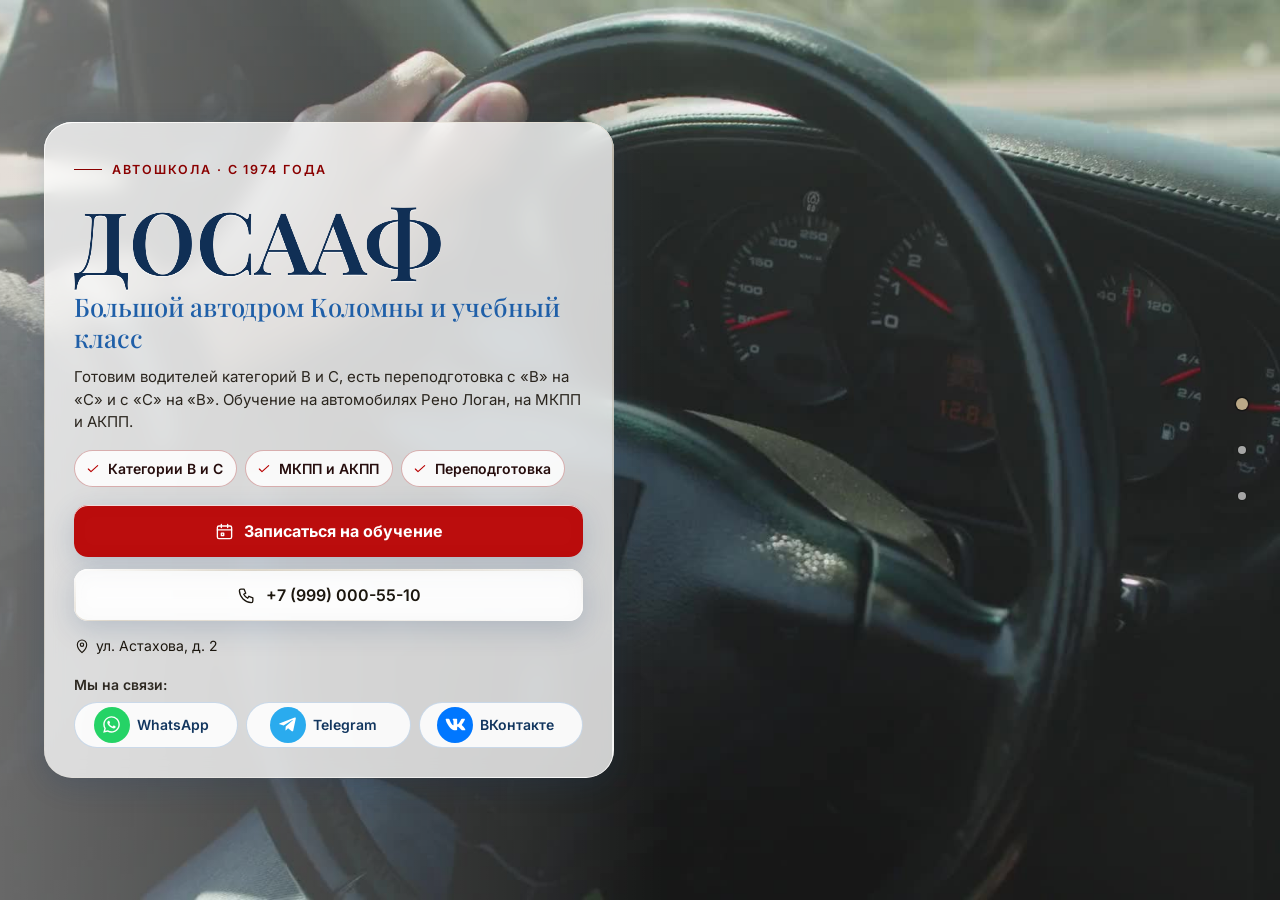
<file: index.html>
<!DOCTYPE html>
<html lang="ru" data-theme="light">
<head>
<meta charset="utf-8">
<meta name="viewport" content="width=device-width, initial-scale=1, viewport-fit=cover">
<title>Автошкола «ДОСААФ» в Коломне — права категорий B и C, от 45 000 ₽</title>
<meta name="description" content="Автошкола «ДОСААФ» в Коломне, ул. Астахова, 2: категории B и C, МКПП и АКПП, переподготовка с «В» на «С». Категория B — от 45 000 ₽. Телефон +7 (999) 000-55-10.">
<meta name="robots" content="noindex, nofollow, noarchive">
<meta name="geo.region" content="RU-SPE">
<meta name="geo.placename" content="Санкт-Петербург">
<meta name="geo.position" content="59.8944504;30.4585142">
<meta name="ICBM" content="59.8944504, 30.4585142">
<meta property="og:type" content="website">
<meta property="og:locale" content="ru_RU">
<meta property="og:site_name" content="Автошкола «ДОСААФ»">
<meta property="og:title" content="Автошкола «ДОСААФ» в Коломне — права категорий B и C, от 45 000 ₽">
<meta property="og:description" content="Автошкола «ДОСААФ» в Коломне, ул. Астахова, 2: категории B и C, МКПП и АКПП, переподготовка с «В» на «С». Категория B — от 45 000 ₽. Телефон +7 (999) 000-55-10.">
<meta name="twitter:card" content="summary_large_image">
<meta name="twitter:title" content="Автошкола «ДОСААФ» в Коломне — права категорий B и C, от 45 000 ₽">
<meta name="twitter:description" content="Автошкола «ДОСААФ» в Коломне, ул. Астахова, 2: категории B и C, МКПП и АКПП, переподготовка с «В» на «С». Категория B — от 45 000 ₽. Телефон +7 (999) 000-55-10.">
<meta name="theme-color" content="#fef0f0">
<link rel="icon" href="data:image/svg+xml,%3Csvg%20xmlns%3D%22http%3A//www.w3.org/2000/svg%22%20viewBox%3D%220%200%2064%2064%22%3E%3Crect%20width%3D%2264%22%20height%3D%2264%22%20rx%3D%2214%22%20fill%3D%22%231f5fa8%22/%3E%3Ccircle%20cx%3D%2232%22%20cy%3D%2232%22%20r%3D%2217%22%20fill%3D%22none%22%20stroke%3D%22%23fff%22%20stroke-width%3D%225%22/%3E%3Ccircle%20cx%3D%2232%22%20cy%3D%2232%22%20r%3D%225%22%20fill%3D%22%23ffc54d%22/%3E%3C/svg%3E">
<script>document.documentElement.classList.add('js');try{var _i=parseInt(localStorage.getItem('nb_fs2'),10),_f=[1,1.15,1.3,1.5][_i];if(_f)document.documentElement.style.setProperty('--fs',_f)}catch(e){}</script>
<style id="hero-timing">:root{--hero-d:1.2s}</style>
<link rel="preload" as="image" href="img/hero-poster.jpg" fetchpriority="high">
<!-- шрифты лежат внутри сайта: Google Fonts у российской аудитории режется -->
<style>
@font-face{font-family:'Inter';font-style:normal;font-weight:400;font-display:swap;src:url(assets/fonts/inter-400-cyrillic-ext.woff2) format('woff2');unicode-range:U+0460-052F, U+1C80-1C8A, U+20B4, U+2DE0-2DFF, U+A640-A69F, U+FE2E-FE2F}
@font-face{font-family:'Inter';font-style:normal;font-weight:400;font-display:swap;src:url(assets/fonts/inter-400-cyrillic.woff2) format('woff2');unicode-range:U+0301, U+0400-045F, U+0490-0491, U+04B0-04B1, U+2116}
@font-face{font-family:'Inter';font-style:normal;font-weight:400;font-display:swap;src:url(assets/fonts/inter-400-latin-ext.woff2) format('woff2');unicode-range:U+0100-02BA, U+02BD-02C5, U+02C7-02CC, U+02CE-02D7, U+02DD-02FF, U+0304, U+0308, U+0329, U+1D00-1DBF, U+1E00-1E9F, U+1EF2-1EFF, U+2020, U+20A0-20AB, U+20AD-20C0, U+2113, U+2C60-2C7F, U+A720-A7FF}
@font-face{font-family:'Inter';font-style:normal;font-weight:400;font-display:swap;src:url(assets/fonts/inter-400-latin.woff2) format('woff2');unicode-range:U+0000-00FF, U+0131, U+0152-0153, U+02BB-02BC, U+02C6, U+02DA, U+02DC, U+0304, U+0308, U+0329, U+2000-206F, U+20AC, U+2122, U+2191, U+2193, U+2212, U+2215, U+FEFF, U+FFFD}
@font-face{font-family:'Inter';font-style:normal;font-weight:500;font-display:swap;src:url(assets/fonts/inter-500-cyrillic-ext.woff2) format('woff2');unicode-range:U+0460-052F, U+1C80-1C8A, U+20B4, U+2DE0-2DFF, U+A640-A69F, U+FE2E-FE2F}
@font-face{font-family:'Inter';font-style:normal;font-weight:500;font-display:swap;src:url(assets/fonts/inter-500-cyrillic.woff2) format('woff2');unicode-range:U+0301, U+0400-045F, U+0490-0491, U+04B0-04B1, U+2116}
@font-face{font-family:'Inter';font-style:normal;font-weight:500;font-display:swap;src:url(assets/fonts/inter-500-latin-ext.woff2) format('woff2');unicode-range:U+0100-02BA, U+02BD-02C5, U+02C7-02CC, U+02CE-02D7, U+02DD-02FF, U+0304, U+0308, U+0329, U+1D00-1DBF, U+1E00-1E9F, U+1EF2-1EFF, U+2020, U+20A0-20AB, U+20AD-20C0, U+2113, U+2C60-2C7F, U+A720-A7FF}
@font-face{font-family:'Inter';font-style:normal;font-weight:500;font-display:swap;src:url(assets/fonts/inter-500-latin.woff2) format('woff2');unicode-range:U+0000-00FF, U+0131, U+0152-0153, U+02BB-02BC, U+02C6, U+02DA, U+02DC, U+0304, U+0308, U+0329, U+2000-206F, U+20AC, U+2122, U+2191, U+2193, U+2212, U+2215, U+FEFF, U+FFFD}
@font-face{font-family:'Inter';font-style:normal;font-weight:600;font-display:swap;src:url(assets/fonts/inter-600-cyrillic-ext.woff2) format('woff2');unicode-range:U+0460-052F, U+1C80-1C8A, U+20B4, U+2DE0-2DFF, U+A640-A69F, U+FE2E-FE2F}
@font-face{font-family:'Inter';font-style:normal;font-weight:600;font-display:swap;src:url(assets/fonts/inter-600-cyrillic.woff2) format('woff2');unicode-range:U+0301, U+0400-045F, U+0490-0491, U+04B0-04B1, U+2116}
@font-face{font-family:'Inter';font-style:normal;font-weight:600;font-display:swap;src:url(assets/fonts/inter-600-latin-ext.woff2) format('woff2');unicode-range:U+0100-02BA, U+02BD-02C5, U+02C7-02CC, U+02CE-02D7, U+02DD-02FF, U+0304, U+0308, U+0329, U+1D00-1DBF, U+1E00-1E9F, U+1EF2-1EFF, U+2020, U+20A0-20AB, U+20AD-20C0, U+2113, U+2C60-2C7F, U+A720-A7FF}
@font-face{font-family:'Inter';font-style:normal;font-weight:600;font-display:swap;src:url(assets/fonts/inter-600-latin.woff2) format('woff2');unicode-range:U+0000-00FF, U+0131, U+0152-0153, U+02BB-02BC, U+02C6, U+02DA, U+02DC, U+0304, U+0308, U+0329, U+2000-206F, U+20AC, U+2122, U+2191, U+2193, U+2212, U+2215, U+FEFF, U+FFFD}
@font-face{font-family:'Inter';font-style:normal;font-weight:700;font-display:swap;src:url(assets/fonts/inter-700-cyrillic-ext.woff2) format('woff2');unicode-range:U+0460-052F, U+1C80-1C8A, U+20B4, U+2DE0-2DFF, U+A640-A69F, U+FE2E-FE2F}
@font-face{font-family:'Inter';font-style:normal;font-weight:700;font-display:swap;src:url(assets/fonts/inter-700-cyrillic.woff2) format('woff2');unicode-range:U+0301, U+0400-045F, U+0490-0491, U+04B0-04B1, U+2116}
@font-face{font-family:'Inter';font-style:normal;font-weight:700;font-display:swap;src:url(assets/fonts/inter-700-latin-ext.woff2) format('woff2');unicode-range:U+0100-02BA, U+02BD-02C5, U+02C7-02CC, U+02CE-02D7, U+02DD-02FF, U+0304, U+0308, U+0329, U+1D00-1DBF, U+1E00-1E9F, U+1EF2-1EFF, U+2020, U+20A0-20AB, U+20AD-20C0, U+2113, U+2C60-2C7F, U+A720-A7FF}
@font-face{font-family:'Inter';font-style:normal;font-weight:700;font-display:swap;src:url(assets/fonts/inter-700-latin.woff2) format('woff2');unicode-range:U+0000-00FF, U+0131, U+0152-0153, U+02BB-02BC, U+02C6, U+02DA, U+02DC, U+0304, U+0308, U+0329, U+2000-206F, U+20AC, U+2122, U+2191, U+2193, U+2212, U+2215, U+FEFF, U+FFFD}
@font-face{font-family:'Playfair Display';font-style:normal;font-weight:500;font-display:swap;src:url(assets/fonts/playfair-display-500-cyrillic.woff2) format('woff2');unicode-range:U+0301, U+0400-045F, U+0490-0491, U+04B0-04B1, U+2116}
@font-face{font-family:'Playfair Display';font-style:normal;font-weight:500;font-display:swap;src:url(assets/fonts/playfair-display-500-latin-ext.woff2) format('woff2');unicode-range:U+0100-02BA, U+02BD-02C5, U+02C7-02CC, U+02CE-02D7, U+02DD-02FF, U+0304, U+0308, U+0329, U+1D00-1DBF, U+1E00-1E9F, U+1EF2-1EFF, U+2020, U+20A0-20AB, U+20AD-20C0, U+2113, U+2C60-2C7F, U+A720-A7FF}
@font-face{font-family:'Playfair Display';font-style:normal;font-weight:500;font-display:swap;src:url(assets/fonts/playfair-display-500-latin.woff2) format('woff2');unicode-range:U+0000-00FF, U+0131, U+0152-0153, U+02BB-02BC, U+02C6, U+02DA, U+02DC, U+0304, U+0308, U+0329, U+2000-206F, U+20AC, U+2122, U+2191, U+2193, U+2212, U+2215, U+FEFF, U+FFFD}
@font-face{font-family:'Playfair Display';font-style:normal;font-weight:600;font-display:swap;src:url(assets/fonts/playfair-display-600-cyrillic.woff2) format('woff2');unicode-range:U+0301, U+0400-045F, U+0490-0491, U+04B0-04B1, U+2116}
@font-face{font-family:'Playfair Display';font-style:normal;font-weight:600;font-display:swap;src:url(assets/fonts/playfair-display-600-latin-ext.woff2) format('woff2');unicode-range:U+0100-02BA, U+02BD-02C5, U+02C7-02CC, U+02CE-02D7, U+02DD-02FF, U+0304, U+0308, U+0329, U+1D00-1DBF, U+1E00-1E9F, U+1EF2-1EFF, U+2020, U+20A0-20AB, U+20AD-20C0, U+2113, U+2C60-2C7F, U+A720-A7FF}
@font-face{font-family:'Playfair Display';font-style:normal;font-weight:600;font-display:swap;src:url(assets/fonts/playfair-display-600-latin.woff2) format('woff2');unicode-range:U+0000-00FF, U+0131, U+0152-0153, U+02BB-02BC, U+02C6, U+02DA, U+02DC, U+0304, U+0308, U+0329, U+2000-206F, U+20AC, U+2122, U+2191, U+2193, U+2212, U+2215, U+FEFF, U+FFFD}
/* ===== Notary site — generator stylesheet (light warm base, dark theme by toggle) ===== */
:root{
  --p100:#665230; --p90:#97825e; --p80:#bba887; --p70:#c2b9a9; --p50:#dad5ce; --p40:#e0dedb;
  --p30:#eeece9; --p20:#f1f1f0; --p10:#f8f8f8; --n100:#0e0f11; --n90:#3c404b; --n10:#fff;

  --bg:var(--p10); --bg2:var(--p20); --bg3:var(--p30); --card:var(--n10); --text:var(--n100); --muted:var(--n90);
  --line:var(--p50); --line2:var(--p40); --accent:var(--p90); --accent-d:var(--p100); --accent-l:var(--p80); --accent-soft:var(--p30);
  --on-accent:#fff; --shadow:0 1px 10px rgba(51,51,51,.10); --shadow-lg:0 12px 40px rgba(30,24,10,.14);
  --hero-ov1:rgba(14,15,17,.72); --hero-ov2:rgba(14,15,17,.30); --sec-ov:rgba(248,248,248,.72);
  --ok:#2e8b57; --bad:#b4453b;
  /* те же цвета составляющими: rgba() понимают все браузеры, color-mix() — нет */
  --bg-rgb:248,248,248; --card-rgb:255,255,255; --accent-rgb:151,130,94; --ok-rgb:46,139,87;

  --zc:var(--fs); --fs:1; --vwu:calc(1vw / var(--fs)); --vhu:calc(1vh / var(--fs));   /* масштаб текста (А−/А+) и «честные» vw/vh под ним */
  --hdr-h:68px; --bar-h:70px; --vh:calc(100*var(--vhu)); --gap:24px; --radius:14px; --radius-s:10px;
  --font:"Inter",Tahoma,Arial,sans-serif; --serif:"Playfair Display",Georgia,"Times New Roman",serif;
  --ease:cubic-bezier(.65,.05,.36,1); --speed:520ms;
}
html[data-theme="dark"]{
  --bg:#17150f; --bg2:#1d1a13; --bg3:#252117; --card:#221e15; --text:#f1ebdf; --muted:#b9ae98;
  --line:#3a3325; --line2:#2f2a1e; --accent:#c9b17f; --accent-d:#e0cf9f; --accent-l:#8d7b58; --accent-soft:#2a251a;
  --on-accent:#17150f; --shadow:0 1px 12px rgba(0,0,0,.45); --shadow-lg:0 14px 40px rgba(0,0,0,.55);
  --hero-ov1:rgba(10,9,6,.80); --hero-ov2:rgba(10,9,6,.40); --sec-ov:rgba(16,15,12,.76);
  --bg-rgb:23,21,15; --card-rgb:34,30,21; --accent-rgb:201,177,127;
}

*,*::before,*::after{box-sizing:border-box}
/* А−/А+: весь сайт — шапка, плашки, меню, формы, окна — растёт пропорционально, как при увеличении масштаба в браузере */
html{-webkit-text-size-adjust:100%;scroll-behavior:auto;zoom:var(--fs,1)}
html,body{height:100%;margin:0;overflow:hidden;background:var(--bg);color:var(--text);
  font-family:var(--font);font-size:16px;line-height:1.55;-webkit-font-smoothing:antialiased}
body{overscroll-behavior:none;position:relative}
a{color:inherit;text-decoration:none}
img{display:block;max-width:100%}
button{font:inherit;color:inherit;background:none;border:0;padding:0;cursor:pointer}
input,select,textarea{font:inherit;color:inherit}
h1,h2,h3,h4,p{margin:0}
ul{margin:0;padding:0;list-style:none}
svg{display:block}
.ico{width:22px;height:22px;stroke:currentColor;fill:none;stroke-width:1.7;stroke-linecap:round;stroke-linejoin:round;flex:none}
.vh{position:absolute!important;width:1px;height:1px;overflow:hidden;clip:rect(0 0 0 0);white-space:nowrap}

/* ---------- typography helpers ---------- */
.kicker{display:inline-flex;align-items:center;gap:10px;font-size:13px;font-weight:600;letter-spacing:.14em;text-transform:uppercase;color:var(--accent)}
.kicker::before{content:"";width:28px;height:1px;background:var(--accent)}
.h2{font-size:clamp(26px,calc(3.2*var(--vwu,1vw)),40px);font-weight:600;letter-spacing:-.02em;line-height:1.12;margin-top:10px}
.lead{color:var(--muted);font-size:17px;max-width:640px;margin-top:12px}
.sec-head{margin-bottom:28px}
#contacts .sec-head{margin-bottom:18px}

/* ---------- buttons ---------- */
.btn{display:inline-flex;align-items:center;justify-content:center;gap:10px;min-height:48px;padding:0 22px;border-radius:999px;
  font-weight:600;font-size:15px;line-height:1;border:1.5px solid transparent;transition:background .25s,color .25s,border-color .25s,transform .2s,box-shadow .25s;white-space:nowrap}
.btn:active{transform:translateY(1px)}
.btn-primary{background:var(--accent-d);color:var(--on-accent);border-color:var(--accent-d)}
.btn-primary:hover{background:var(--accent);border-color:var(--accent);color:#fff}
html[data-theme="dark"] .btn-primary:hover{color:#17150f}
.btn-ghost{border-color:var(--line);color:var(--text);background:var(--card)}
.btn-ghost:hover{border-color:var(--accent);color:var(--accent-d)}
.btn-light{background:rgba(255,255,255,.14);color:#fff;border-color:rgba(255,255,255,.55);backdrop-filter:blur(6px)}
.btn-light:hover{background:#fff;color:var(--n100)}
.btn-white{background:#fff;color:var(--n100);border-color:#fff}
.btn-white:hover{background:var(--p30);border-color:var(--p30)}
.btn .ico{width:18px;height:18px}
.btn-sm{min-height:44px;padding:0 16px;font-size:14px}

/* ---------- header ---------- */
.hdr{position:fixed;top:0;left:0;right:0;height:var(--hdr-h);z-index:200;display:flex;align-items:center;
  zoom:calc(1 / var(--zc,1)); --vwu:1vw; --vhu:1vh;   /* А−/А+ шапку не трогают: она всегда как при 100 % (страница в zoom, шапка — встречный zoom) */
  background:rgba(var(--bg-rgb),.88);backdrop-filter:blur(12px);-webkit-backdrop-filter:blur(12px);
  border-bottom:1px solid var(--line2);transition:background .3s}
.hdr-in{width:100%;max-width:1280px;margin:0 auto;padding:0 28px;display:flex;align-items:center;gap:24px}
.brand{display:flex;align-items:center;gap:12px;min-width:0;min-height:44px}
.mono-img{object-fit:contain;background:#fff;padding:2px;box-sizing:border-box}
.mono{width:42px;height:42px;border-radius:12px;background:var(--accent-d);color:var(--on-accent);display:grid;place-items:center;
  font-family:var(--serif);font-size:20px;font-weight:600;flex:none;letter-spacing:.02em}
.brand-t{display:flex;flex-direction:column;line-height:1.15;min-width:0}
.brand-n{font-weight:600;font-size:15px;white-space:nowrap;overflow:hidden;text-overflow:ellipsis}
.brand-s{font-size:13px;color:var(--muted);white-space:nowrap;overflow:hidden;text-overflow:ellipsis}
.nav{display:flex;align-items:center;gap:4px;margin-left:auto}
.nav > li{position:relative}
.nav-a{display:inline-flex;align-items:center;gap:6px;min-height:44px;padding:10px 12px;border-radius:8px;font-size:14px;font-weight:500;color:var(--text);opacity:.8;transition:opacity .2s,background .2s}
.nav-a:hover,.nav-a.cur,.nav > li.open > .nav-a{opacity:1;background:var(--bg3)}
.nav-a .chev{width:14px;height:14px;transition:transform .25s}
.nav > li.open > .nav-a .chev{transform:rotate(180deg)}
.hdr-tools{display:flex;align-items:center;gap:6px;margin-left:8px}
.tool{width:44px;height:44px;border-radius:10px;display:grid;place-items:center;color:var(--text);opacity:.8;transition:background .2s,opacity .2s}
.tool:hover{background:var(--bg3);opacity:1}
.tool .ico{width:20px;height:20px}
.tool-lang{width:auto;padding:0 10px;gap:6px;font-size:13px;font-weight:600;letter-spacing:.04em;display:flex;align-items:center}
.lang-wrap{position:relative}
.lang-dd{position:absolute;right:0;top:calc(100% + 8px);background:var(--card);border:1px solid var(--line);border-radius:12px;box-shadow:var(--shadow-lg);
  padding:6px;min-width:190px;display:none;z-index:210}
.lang-wrap.open .lang-dd{display:block}
.lang-dd button,.lang-dd a{display:flex;width:100%;align-items:center;gap:10px;min-height:44px;padding:9px 12px;border-radius:8px;font-size:14px;text-align:left}
.lang-dd button:hover,.lang-dd a:hover{background:var(--bg3)}
.lang-dd button.cur,.lang-dd a.cur{color:var(--accent-d);font-weight:600}
.lang-dd b{font-size:13px;letter-spacing:.08em;width:26px;color:var(--muted)}
.hdr-book{margin-left:4px}
.burger{display:none}
.moon,.sun{display:none}
html[data-theme="dark"] .sun{display:block}
html:not([data-theme="dark"]) .moon{display:block}

/* mega menu */
.mega{position:absolute;left:50%;top:calc(100% + 10px);transform:translateX(-50%);width:min(980px,calc(calc(100*var(--vwu,1vw)) - 40px));
  background:var(--card);border:1px solid var(--line);border-radius:16px;box-shadow:var(--shadow-lg);padding:20px;display:none;z-index:210}
.nav > li.open > .mega{display:block}
.mega-head{display:flex;justify-content:space-between;align-items:baseline;gap:16px;padding:0 6px 14px;border-bottom:1px solid var(--line2);margin-bottom:12px}
.mega-head b{font-size:14px}
.mega-head span{font-size:13px;color:var(--muted)}
.mega-grid{display:grid;grid-template-columns:repeat(2,1fr);gap:4px}
.mega-it{display:flex;gap:12px;align-items:flex-start;padding:10px 12px;border-radius:10px;text-align:left;width:100%;transition:background .2s}
.mega-it:hover{background:var(--bg3)}
.mega-it .cic{width:38px;height:38px;border-radius:10px;background:var(--accent-soft);color:var(--accent-d);display:grid;place-items:center;flex:none}
.mega-it .cic .ico{width:20px;height:20px}
.mega-it b{display:block;font-size:14px;font-weight:600}
.mega-it small{display:block;font-size:13px;color:var(--muted);line-height:1.35;margin-top:2px}
.mega-it em{font-style:normal;font-size:13px;color:var(--accent);margin-top:3px;display:block}

/* mobile menu */
.mmenu{position:fixed;top:calc(var(--hdr-h) / var(--zc,1));left:0;right:0;bottom:var(--bar-h);z-index:190;background:var(--bg);overflow-y:auto;padding:14px 18px 30px;display:none}
.mmenu.open{display:block}
.mmenu a,.mmenu .macc > button{display:flex;align-items:center;justify-content:space-between;width:100%;padding:14px 6px;border-bottom:1px solid var(--line2);font-size:17px;font-weight:500;text-align:left}
.mmenu .macc > button .chev{width:18px;height:18px;transition:transform .25s}
.mmenu .macc.open > button .chev{transform:rotate(180deg)}
.mmenu .macc-list{display:none;padding:4px 0 8px}
.mmenu .macc.open .macc-list{display:block}
.mmenu .macc-list button{display:flex;align-items:center;gap:12px;width:100%;padding:11px 8px;border-radius:10px;text-align:left;font-size:15px}
.mmenu .macc-list button:hover{background:var(--bg3)}
.mmenu .macc-list .cic{width:32px;height:32px;border-radius:8px;background:var(--accent-soft);color:var(--accent-d);display:grid;place-items:center;flex:none}
.mmenu .macc-list .cic .ico{width:17px;height:17px}
.mmenu-foot{display:flex;flex-wrap:wrap;gap:8px;margin-top:18px}
.mmenu-foot .btn{flex:1}

/* ---------- full-page scroller ---------- */
.fp{position:relative;width:100%;height:var(--vh);overflow:hidden}
.fp-track{will-change:transform;transition:transform var(--speed) var(--ease)}
.fp-track.no-anim{transition:none}
.sec{position:relative;height:var(--vh);width:100%;overflow:hidden}
.sec-scroll{height:100%;overflow-y:auto;overflow-x:hidden;display:flex;flex-direction:column;
  padding:calc(var(--hdr-h) / var(--zc,1) + 20px) 28px calc(var(--bar-h) + 96px);-webkit-overflow-scrolling:touch;scrollbar-width:thin;scrollbar-color:var(--line) transparent}
.wrap{margin:auto;width:100%;max-width:1180px}
.sec-alt{background:var(--bg2)}

/* reveal animation */
.rv{opacity:0;transform:translateY(18px);transition:opacity .7s ease,transform .7s ease;transition-delay:calc(var(--i,0) * 90ms)}
.sec.active .rv{opacity:1;transform:none}

/* side dots */
.dots{position:fixed;right:16px;top:50%;transform:translateY(-50%);z-index:150;display:flex;flex-direction:column;gap:2px}
.dots button{position:relative;width:44px;height:44px;display:grid;place-items:center}
.dots button::after{content:"";width:8px;height:8px;border-radius:50%;background:var(--muted);opacity:.45;transition:transform .25s,opacity .25s,background .25s}
.dots button:hover::after{opacity:.9}
.dots button.cur::after{background:var(--accent);opacity:1;transform:scale(1.5)}
.dots button span{position:absolute;right:32px;top:50%;transform:translateY(-50%) translateX(6px);background:var(--n100);color:#fff;font-size:13px;
  padding:5px 10px;border-radius:6px;white-space:nowrap;opacity:0;pointer-events:none;transition:opacity .2s,transform .2s}
.dots button:hover span{opacity:1;transform:translateY(-50%)}
.sec-hero ~ .dots{color:#fff}
body[data-sec="0"] .dots button::after{background:#fff}
body[data-sec="0"] .dots button.cur::after{background:var(--p80)}

.sec:not(.sec-hero) .sec-scroll{position:relative;z-index:1}

.status{display:inline-flex;align-items:center;gap:8px;padding:8px 14px 8px 10px;border-radius:999px;background:rgba(255,255,255,.12);border:1px solid rgba(255,255,255,.28);font-size:13px;backdrop-filter:blur(6px)}
.status i{width:9px;height:9px;border-radius:50%;background:#7bd389;box-shadow:0 0 0 3px rgba(123,211,137,.28)}
.status.closed i{background:#f08a7e;box-shadow:0 0 0 3px rgba(240,138,126,.28)}
.status.soon i{background:#f0c674;box-shadow:0 0 0 3px rgba(240,198,116,.28)}
.status span{opacity:.85}
.addr-link{display:inline-flex;align-items:center;gap:6px;border-bottom:1px solid currentColor;padding:13px 0 14px;margin:-13px 0 -14px;transition:color .2s}
.addr-link:hover{color:var(--accent)}
.addr-link .ico{width:16px;height:16px}

/* ---------- services ---------- */
.svc-grid{display:grid;grid-template-columns:repeat(5,1fr);gap:14px}
.svc{display:flex;flex-direction:column;align-items:flex-start;gap:10px;padding:18px 16px 16px;border-radius:var(--radius);background:var(--card);border:1px solid var(--line2);
  text-align:left;min-height:170px;transition:transform .25s,box-shadow .25s,border-color .25s;position:relative}
.svc:hover{transform:translateY(-3px);box-shadow:var(--shadow-lg);border-color:var(--accent-l)}
.svc .cic{width:44px;height:44px;border-radius:12px;background:var(--accent-soft);color:var(--accent-d);display:grid;place-items:center}
.svc b{font-size:15px;font-weight:600;line-height:1.3}
.svc small{font-size:13px;color:var(--muted);line-height:1.35}
.svc em{font-style:normal;font-size:13px;color:var(--accent);margin-top:auto;padding-top:6px;display:inline-flex;align-items:center;gap:4px}
.svc em .ico{width:12px;height:12px}

/* ---------- about ---------- */
.about{display:grid;grid-template-columns:1.15fr .85fr;gap:48px;align-items:start}
.about-txt p{color:var(--muted);margin-top:14px;font-size:16px}
.about-txt p:first-of-type{color:var(--text)}
.quote{margin-top:22px;padding:16px 20px;border-left:3px solid var(--accent);background:var(--card);border-radius:0 12px 12px 0;font-family:var(--serif);font-size:18px;line-height:1.45;color:var(--text)}
.creds{display:grid;gap:10px}
.cred{display:flex;gap:14px;align-items:center;padding:14px 16px;border-radius:12px;background:var(--card);border:1px solid var(--line2)}
.cred .cic{width:40px;height:40px;border-radius:10px;background:var(--accent-soft);color:var(--accent-d);display:grid;place-items:center;flex:none}
.cred .cic .ico{width:20px;height:20px}
.cred small{display:block;font-size:13px;color:var(--muted);text-transform:uppercase;letter-spacing:.06em}
.cred b{display:block;font-size:15px;font-weight:600;line-height:1.3}
.chips{display:flex;flex-wrap:wrap;gap:8px;margin-top:16px}
.chips li{padding:8px 14px;border-radius:999px;border:1px solid var(--accent-l);color:var(--accent-d);font-size:13.5px;font-weight:500;background:var(--card)}
.strong-lbl{margin-top:22px;font-size:13px;text-transform:uppercase;letter-spacing:.1em;color:var(--muted)}

/* ---------- how ---------- */
.steps{display:grid;grid-template-columns:repeat(5,1fr);gap:16px;position:relative;margin-top:14px}
.steps::before{content:"";position:absolute;left:8%;right:8%;top:30px;height:1px;background:var(--line)}
.step{position:relative;padding:0 8px}
.step-n{width:60px;height:60px;border-radius:50%;background:var(--card);border:1.5px solid var(--accent-l);color:var(--accent-d);display:grid;place-items:center;
  font-family:var(--serif);font-size:24px;font-weight:600;position:relative;z-index:1;transition:background .4s,color .4s}
.sec.active .step-n{animation:pop .6s var(--ease) both;animation-delay:calc(var(--i) * 140ms + 150ms)}
@keyframes pop{0%{transform:scale(.6);opacity:0}60%{transform:scale(1.08);opacity:1}100%{transform:scale(1)}}
.step b{display:block;margin-top:16px;font-size:17px;font-weight:600}
.step p{color:var(--muted);font-size:14.5px;margin-top:6px}

/* ---------- reviews ---------- */
.reviews{display:grid;grid-template-columns:300px 1fr;gap:28px;align-items:start}
.rsum{background:var(--card);border:1px solid var(--line2);border-radius:var(--radius);padding:26px 24px;text-align:center}
.rsum .big{font-family:var(--serif);font-size:64px;line-height:1;font-weight:500;color:var(--accent-d)}
.stars{display:inline-flex;gap:3px;--fill:100%}
.stars svg{width:20px;height:20px}
.stars .st{fill:var(--line);stroke:none}
.stars .st.on{fill:#e7b73b}
.stars .st.half{fill:url(#halfgrad)}
.rsum .stars{margin-top:8px}
.rsum p{color:var(--muted);font-size:13.5px;margin-top:10px;line-height:1.4}
.rsum .btn{margin-top:16px;width:100%}
.rsum .gis{display:block;margin:10px 0 -14px;padding:14px 0;font-size:13px;color:var(--accent-d);text-decoration:underline;text-underline-offset:3px}
.rgrid{display:grid;grid-template-columns:repeat(2,1fr);gap:14px}
.rev{background:var(--card);border:1px solid var(--line2);border-radius:var(--radius);padding:20px;display:flex;flex-direction:column;gap:10px}
.rev .stars svg{width:15px;height:15px}
.rev p{font-size:14.5px;line-height:1.5;flex:1}
.rev p::before{content:"“";font-family:var(--serif);color:var(--accent);font-size:22px;line-height:0;margin-right:4px;vertical-align:-6px}
.rev-meta{display:flex;flex-wrap:wrap;justify-content:space-between;gap:4px 10px;align-items:baseline;font-size:13px;color:var(--muted)}
.rev-meta b{color:var(--text);font-weight:600}
.rev-src{display:inline-flex;align-items:center;gap:5px;white-space:nowrap;margin-left:auto}
.rev-src i{width:6px;height:6px;border-radius:50%;background:var(--accent)}
.rev-sample{color:var(--muted);font-style:italic;opacity:.85}
.rev-real{color:var(--accent-d);font-weight:600}
.rev-real i{background:var(--ok)}
.rev-is-real{border-color:var(--accent-l)}
.demo-note{margin-top:14px;max-width:760px;font-size:13.5px;line-height:1.45;color:var(--muted);background:var(--accent-soft);
  border-left:3px solid var(--accent);border-radius:0 8px 8px 0;padding:8px 12px}
.rnote{margin-top:14px;font-size:13px;color:var(--muted)}

/* ---------- faq ---------- */
.faq{display:grid;grid-template-columns:1fr 1fr;gap:0 32px;align-items:start}
.faq-col{display:flex;flex-direction:column}
.fq{border-bottom:1px solid var(--line)}
.fq > button{display:flex;width:100%;align-items:center;justify-content:space-between;gap:16px;min-height:44px;padding:16px 4px;text-align:left;font-weight:600;font-size:15.5px;line-height:1.35}
.fq > button .pl{width:26px;height:26px;border-radius:50%;border:1px solid var(--line);display:grid;place-items:center;flex:none;color:var(--accent-d);transition:transform .3s,background .3s}
.fq > button .pl .ico{width:14px;height:14px}
.fq.open > button .pl{transform:rotate(45deg);background:var(--accent-soft)}
.fq-a{display:grid;grid-template-rows:0fr;transition:grid-template-rows .35s var(--ease)}
.fq.open .fq-a{grid-template-rows:1fr}
.fq-a > div{overflow:hidden}
.fq-a p{color:var(--muted);font-size:14.5px;padding:0 4px 16px;line-height:1.55}
.fq-a .faq-note{font-size:13px;color:var(--accent-d);padding-bottom:6px}
.fq-a .faq-note:empty{display:none}

/* ---------- contacts ---------- */
.contacts{display:grid;grid-template-columns:1fr 1.05fr 1fr;gap:18px;align-items:stretch}
.contacts .cbox{padding:16px 18px}
.cbox{background:var(--card);border:1px solid var(--line2);border-radius:var(--radius);padding:20px}
.cl{display:grid;gap:12px}
.cl li{display:flex;gap:12px;align-items:flex-start}
.cl .cic{width:36px;height:36px;border-radius:10px;background:var(--accent-soft);color:var(--accent-d);display:grid;place-items:center;flex:none}
.cl .cic .ico{width:18px;height:18px}
.cl small{display:block;font-size:13px;color:var(--muted);text-transform:uppercase;letter-spacing:.06em}
.cl b{display:block;font-weight:500;font-size:15px;line-height:1.4}
.cl a.tel,.cl a.mail{display:block;padding:14px 0;margin:-14px 0}
.cl a.tel:hover,.cl a.mail:hover{color:var(--accent-d)}
.hours-link{display:inline-block;font-size:13px;color:var(--accent-d);text-decoration:underline;text-underline-offset:3px;padding:14px 0;margin:-14px 0}
.cl .msgs{display:flex;gap:8px;margin-top:4px;flex-wrap:wrap}
.cl .msgs a{display:inline-flex;align-items:center;gap:6px;padding:6px 10px;border-radius:8px;border:1px solid var(--line);font-size:13px;min-height:44px}
.cl .msgs a .ico{width:16px;height:16px}
.mapbox{display:flex;flex-direction:column;gap:12px;padding:12px}
.map{flex:1;min-height:280px;border-radius:10px;overflow:hidden;border:1px solid var(--line);background:var(--bg3);position:relative}
.map iframe{width:100%;height:100%;border:0;position:absolute;inset:0}
.map-actions{display:flex;gap:8px;flex-wrap:wrap}
.map-actions .btn{flex:1;min-height:44px;font-size:14px;padding:0 12px}

/* form */
.form h3{font-size:19px;font-weight:600}
.form .fdesc{color:var(--muted);font-size:13.5px;margin-top:6px}
.fg{display:grid;gap:8px;margin-top:12px}
.f2{display:grid;grid-template-columns:1fr 1fr;gap:10px}
.fld{display:flex;flex-direction:column;gap:4px}
.fld label{font-size:13px;color:var(--muted);font-weight:500}
.fld input,.fld select,.fld textarea{width:100%;background:var(--bg);border:1px solid var(--line);border-radius:10px;padding:8px 12px;font-size:14px;transition:border-color .2s,box-shadow .2s;min-height:44px}
.fld textarea{min-height:48px;resize:vertical}
.fld input:focus,.fld select:focus,.fld textarea:focus{outline:0;border-color:var(--accent);box-shadow:0 0 0 3px rgba(var(--accent-rgb),.22)}
.fld.err input,.fld.err select{border-color:var(--bad)}
.ferr{font-size:13px;color:var(--bad);display:none}
.fld.err .ferr{display:block}
.fnote{font-size:13px;color:var(--muted);margin-top:8px;line-height:1.4}
.fok{display:none;margin-top:10px;padding:10px 12px;border-radius:10px;background:rgba(var(--ok-rgb),.12);color:var(--ok);font-size:13.5px}
.fok.show{display:block}

.foot{margin-top:18px;padding-top:12px;padding-left:250px;flex-wrap:nowrap;align-items:flex-start;border-top:1px solid var(--line2);display:flex;justify-content:space-between;gap:16px;flex-wrap:wrap;font-size:13px;color:var(--muted)}
.foot p{max-width:none}
.foot .fl{white-space:nowrap;flex:none}
.foot .fl a{margin-left:14px;padding:14px 0;margin-top:-14px;margin-bottom:-14px;display:inline-block;min-width:44px;text-align:center;text-decoration:underline;text-underline-offset:3px}

/* ---------- bottom bar ---------- */
.bar{position:fixed;inset:auto 0 0;z-index:300;background:var(--card);box-shadow:0 -1px 10px rgba(51,51,51,.1);border-top:1px solid var(--line2);
  padding:6px 0;padding-bottom:calc(6px + env(safe-area-inset-bottom,0px))}
.bar-in{display:flex;justify-content:space-around;align-items:center;max-width:1080px;margin:0 auto}
.bi{display:flex;flex-direction:column;align-items:center;gap:5px;padding:8px 24px;border-radius:10px;font-size:13.5px;line-height:1;color:var(--text);opacity:.65;
  transition:opacity .3s,background .3s,color .3s;flex:1;max-width:190px;min-width:0}
.bi span{white-space:nowrap;max-width:100%;overflow:hidden;text-overflow:ellipsis}
.bi .ico{width:24px;height:24px}
.bi:hover{opacity:1;background:var(--bg3)}
.bi.cur{opacity:1;color:var(--accent-d)}


/* ---------- modals ---------- */
.modal{position:fixed;inset:0;z-index:400;background:rgba(14,15,17,.62);display:none;align-items:center;justify-content:center;padding:20px}
.modal.open{display:flex}
.mbox{background:var(--card);color:var(--text);border-radius:18px;width:100%;max-width:560px;max-height:min(calc(86*var(--vhu,1vh)),860px);overflow:auto;padding:26px 26px 22px;position:relative;box-shadow:var(--shadow-lg);
  animation:mup .3s var(--ease)}
@keyframes mup{from{opacity:0;transform:translateY(16px) scale(.98)}to{opacity:1;transform:none}}
.mbox-lg{max-width:760px}
.mclose{position:absolute;top:12px;right:12px;width:44px;height:44px;border-radius:50%;display:grid;place-items:center;color:var(--muted)}
.mclose:hover{background:var(--bg3);color:var(--text)}
.mbox h3{font-size:22px;font-weight:600;padding-right:36px}
.mbox .msub{color:var(--muted);font-size:14px;margin-top:4px}
.hours-t{width:100%;border-collapse:collapse;margin-top:16px;font-size:15px}
.hours-t td{padding:9px 6px;border-bottom:1px solid var(--line2)}
.hours-t td:last-child{text-align:right;font-weight:500;white-space:nowrap}
.hours-t tr.today td{color:var(--accent-d);font-weight:600}
.hours-t tr.today td:first-child::after{content:" · " attr(data-today);font-weight:400;font-size:13px;color:var(--muted)}
.hours-t tr.off td:last-child{color:var(--muted);font-weight:400}
.mnote{margin-top:14px;padding:12px 14px;border-radius:10px;background:var(--bg2);font-size:13.5px;color:var(--muted)}
.mnote b{display:block;color:var(--text);margin-bottom:3px;font-size:13px}
.mcontacts{display:flex;flex-wrap:wrap;gap:8px;margin-top:14px}
.mcontacts a{display:inline-flex;align-items:center;gap:7px;min-height:44px;padding:9px 13px;border-radius:10px;border:1px solid var(--line);font-size:13.5px}
.mcontacts a .ico{width:16px;height:16px}
.mcontacts a:hover{border-color:var(--accent)}
/* способы записи: позвонить, написать на почту, заказать обратный звонок */
.bk-opts{display:grid;gap:10px;margin-top:14px}
.bk-opt{display:flex;align-items:center;gap:14px;min-height:60px;padding:10px 16px;border-radius:14px;border:1px solid var(--line);background:var(--bg3);color:var(--text);font-size:16px;font-weight:600;text-align:left;text-decoration:none;transition:border-color .2s,background .2s}
.bk-opt:hover{border-color:var(--accent);background:var(--accent-soft)}
.bk-opt .ico{width:24px;height:24px;color:var(--accent-d);flex:none}
.bk-opt small{display:block;font-weight:400;font-size:13px;color:var(--muted);margin-top:1px}
.mbox-book{max-width:440px}
/* оплата значками, подпись у общего телефона */
.pay-pills{display:flex;flex-wrap:wrap;gap:6px;margin-top:5px}
.pay-pill{display:inline-flex;align-items:center;gap:6px;padding:4px 11px 4px 9px;border-radius:999px;border:1px solid var(--line);background:var(--bg3);font-size:13px;font-weight:600;line-height:1.3;white-space:nowrap}
.pay-pill .ico{width:15px;height:15px;color:var(--accent-d)}
.pay-pill.pay-logo{background:#fff;border-color:rgba(0,0,0,.12);padding:3px 11px;min-height:28px}
.pay-pill.pay-logo img{display:block;height:17px;width:auto}
.pay-pill.pay-logo img[src$="sbp.svg"]{height:20px}

.brand-t{display:flex;flex-direction:column;justify-content:center;gap:2px;line-height:1.1;min-width:0}
.brand-s{display:block;font-size:10.5px;font-weight:600;letter-spacing:.16em;text-transform:uppercase;color:var(--muted);white-space:nowrap;overflow:visible;text-overflow:clip}
.brand-n{font-size:16px;font-weight:600;white-space:nowrap;overflow:visible;text-overflow:clip}
.nav-a{white-space:nowrap}
#navServices{position:static}
.mega{max-height:calc(calc(100*var(--vhu,1vh)) - var(--hdr-h) - 24px);overflow-y:auto;top:calc(100% + 6px);width:min(980px,calc(calc(100*var(--vwu,1vw)) - 32px))}
@media screen and (max-width:760px){.mega-grid{grid-template-columns:1fr}}
@media screen and (max-width:479px){.brand-t{display:flex}.brand-s{font-size:9px;letter-spacing:.14em}.brand-n{font-size:12.5px;white-space:normal;line-height:1.12}}
.bk-inline{grid-template-columns:repeat(3,1fr);gap:8px}
.bk-inline .bk-opt{flex-direction:column;justify-content:center;gap:5px;min-height:76px;padding:9px 6px;font-size:13.5px;text-align:center;line-height:1.2}
.bk-inline .bk-opt .ico{width:22px;height:22px}
.bk-inline .bk-opt small{display:none}
/* services modal */
.svc-list{margin-top:16px;display:grid;grid-template-columns:1fr 1fr;gap:6px}
.svc-list button{display:flex;gap:10px;align-items:center;width:100%;min-height:44px;text-align:left;padding:10px 12px;border-radius:10px;font-size:14px;line-height:1.35;border:1px solid var(--line2);background:var(--bg)}
.svc-list button:hover{border-color:var(--accent);background:var(--accent-soft)}
.svc-list button .ico{width:16px;height:16px;color:var(--accent);margin-top:2px}
.mhint{font-size:13px;color:var(--muted);margin-top:12px}
.mhead{display:flex;gap:14px;align-items:center;padding-right:36px}
.mhead .cic{width:48px;height:48px;border-radius:12px;background:var(--accent-soft);color:var(--accent-d);display:grid;place-items:center;flex:none}

/* ---------- responsive ---------- */
@media (max-width:1200px){
  .svc-grid{grid-template-columns:repeat(5,1fr)}
  .svc{min-height:160px;padding:14px}
  .svc small{display:none}
}
@media screen and (max-width:991px){
  :root{--hdr-h:62px}
  .nav,.hdr-book{display:none}
  .burger{display:grid}
  .hdr-in{padding:0 18px;gap:12px}
}
@media (max-width:991px){
  :root{--bar-h:64px}
  .sec-scroll{padding:calc(var(--hdr-h) / var(--zc,1) + 16px) 22px calc(var(--bar-h) + 96px)}
  .dots{right:8px;gap:8px}
  .dots button span{display:none}
  .svc-grid{grid-template-columns:repeat(3,1fr);gap:10px}
  .svc{min-height:0}
  .about{grid-template-columns:1fr;gap:22px}
  .steps{grid-template-columns:repeat(5,1fr);gap:10px}
  .step-n{width:48px;height:48px;font-size:20px}
  .step b{font-size:15px}.step p{font-size:13px}
  .reviews{grid-template-columns:1fr;gap:16px}
  .rsum{display:flex;align-items:center;gap:18px;text-align:left;padding:16px 18px}
  .rsum .big{font-size:44px}.rsum .stars{margin:0}.rsum p{margin:0;flex:1}.rsum .btn{margin:0;width:auto}.rsum .gis{display:none}
  .faq{grid-template-columns:1fr;gap:0}
  .contacts{grid-template-columns:1fr 1fr}
  .foot{padding-left:0}
  .contacts .form{grid-column:1 / -1}
  .map{min-height:240px}
  .bi{padding:10px 12px;font-size:13px}
}
@media (max-width:767px){
  :root{--bar-h:62px}
  .h2{font-size:26px}
  .lead{font-size:15px}
  .sec-head{margin-bottom:18px}
  .sec-scroll{padding-left:16px;padding-right:16px}
  .svc-grid{grid-template-columns:repeat(2,1fr);gap:10px}
  .svc{padding:12px;gap:8px}
  .svc .cic{width:36px;height:36px}
  .svc b{font-size:13.5px}
  .svc em{display:none}
  .steps{grid-template-columns:1fr;gap:12px}
  .steps::before{left:24px;right:auto;top:10px;bottom:10px;height:auto;width:1px}
  .step{display:grid;grid-template-columns:48px 1fr;gap:14px;align-items:start;padding:0}
  .step-n{grid-row:1 / span 2}
  .step b{margin-top:10px;grid-column:2}
  .step p{grid-column:2;margin-top:2px}
  .rgrid{display:flex;overflow-x:auto;gap:12px;scroll-snap-type:x mandatory;padding-bottom:8px;margin:0 -16px;padding-left:16px;padding-right:16px;scrollbar-width:none}
  .rgrid::-webkit-scrollbar{display:none}
  .rev{flex:0 0 82%;scroll-snap-align:start}
  .rsum{flex-wrap:wrap;gap:12px}
  .rsum p{flex-basis:100%}
  .contacts{grid-template-columns:1fr;gap:14px}
  .contacts .form{grid-column:auto}
  .cbox{padding:16px}
  .map{min-height:220px}
  .f2{grid-template-columns:1fr}
  .foot{flex-direction:column;gap:8px;padding-left:0}
  .bi{padding:8px 4px;font-size:13px;gap:4px}
  .bi .ico{width:22px;height:22px}
  .sec-scroll{padding-bottom:calc(var(--bar-h) + 66px)}
  .mmenu{padding-bottom:80px}
  .demo-note{font-size:13px;padding:7px 10px}
  .mbox{padding:22px 18px 18px;border-radius:16px}
  .svc-list{grid-template-columns:1fr}
  .dots{right:6px;gap:0}
  .dots button{width:44px;height:44px}
  .dots button::after{width:6px;height:6px}
}
@media screen and (max-width:479px){
  :root{--hdr-h:58px}
  .mono{width:36px;height:36px;font-size:17px;border-radius:10px}
  .brand-n{font-size:14px}
  /* тапы в шапке доведены до 44px (см. .tool ниже) — на самой узкой ширине
     текстовому названию рядом с логотипом уже не хватает места без обрезки,
     поэтому в шапке оставляем только логотип-ссылку */
  .tool{width:44px;height:44px}
  .tool-lang{padding:0 8px;width:auto}
  .tool-lang .ico{display:none}
}
@media (max-width:479px){
  :root{--bar-h:60px}
  .svc{padding:11px 10px}
  .svc b{font-size:13px}
  .bi{padding:6px 2px;font-size:13px;gap:4px;width:100%;max-width:none;letter-spacing:-.01em}
  .bi .ico{width:20px;height:20px}
  .bar{padding:5px 0}
  .cl b{font-size:14px}
}
@media (max-height:640px) and (min-width:768px){
  .svc{min-height:0}
}
@media (prefers-reduced-motion:reduce){
  .fp-track{transition-duration:0s}
  .rv{transition:none;opacity:1;transform:none}
}


/* пометка «демонстрационный проект» в подвале */
.foot-demo{margin-top:.5em;font-size:13px;line-height:1.45;opacity:.62}
.foot-demo a{padding:14px 0;margin:-14px 0;display:inline-block;min-width:44px;text-decoration:underline}

/* --- материалы конторы (перенесённый контент клиента) --- */
.info-links{display:flex;flex-wrap:wrap;gap:10px;justify-content:center;margin-top:26px}
.info-links .ilink{display:inline-flex;align-items:center;gap:8px;min-height:44px;padding:9px 16px;border-radius:999px;border:1px solid var(--line);background:var(--card);color:var(--text);font:inherit;font-size:14px;cursor:pointer;transition:background .2s,border-color .2s}
.info-links .ilink:hover{border-color:var(--accent-d);background:var(--bg-alt)}
.info-tabs{display:flex;flex-wrap:wrap;gap:8px;margin:14px 0 4px}
.info-tabs button{min-height:44px;padding:7px 13px;border-radius:999px;border:1px solid var(--line);background:transparent;color:var(--text);font:inherit;font-size:13px;cursor:pointer}
.info-tabs button[aria-selected="true"]{background:var(--accent-d);border-color:var(--accent-d);color:#fff}
.info-body{max-height:min(calc(56*var(--vhu,1vh)),520px);overflow:auto;margin-top:10px;padding-right:4px}
.info-note{font-size:13px;opacity:.7;margin:6px 0 10px}
.info-i{border-bottom:1px solid var(--line)}
.info-i > button{width:100%;display:flex;justify-content:space-between;align-items:center;gap:12px;padding:13px 2px;background:none;border:0;color:inherit;font:inherit;font-weight:600;text-align:left;cursor:pointer}
.info-i > button .pl{width:26px;height:26px;border-radius:50%;border:1px solid var(--line);display:grid;place-items:center;flex:none;color:var(--accent-d);transition:transform .3s,background .3s}
.info-i > button .pl .ico{width:14px;height:14px}
.info-i.open > button .pl{transform:rotate(45deg);background:var(--accent-soft)}
.info-i > div{display:none;padding:0 2px 14px;font-size:15px;line-height:1.62}
.info-i.open > div{display:block}
.info-i p{margin:0 0 10px}
.info-i h4{margin:14px 0 6px;font-size:15px}
.info-i ul{margin:0 0 10px;padding-left:20px}
.info-i li{margin:0 0 5px}
.info-i table{width:100%;border-collapse:collapse;margin:0 0 12px;font-size:14px}
.info-i th,.info-i td{border:1px solid var(--line);padding:7px 9px;text-align:left;vertical-align:top}
.info-f{display:inline-flex;align-items:center;gap:7px;margin:0 8px 8px 0;min-height:44px;padding:7px 12px;border:1px solid var(--line);border-radius:8px;font-size:13px;text-decoration:none;color:var(--accent-d)}
.info-src{display:block;font-size:13px;opacity:.55;margin-top:8px}

/* мобильный: экран должен помещаться целиком, без прокрутки внутри секции —
   поэтому убираем самое объёмное (встроенная карта заменяется кнопкой) и поджимаем формы */
@media (max-width:760px){
  .mapbox .map{display:none}
  .mapbox{padding:0;background:none;border:0}
  /* карточка со списком контактов на телефоне не нужна: адрес, телефон, часы —
     в нижней плашке; прячем её целиком, иначе остаётся пустая рамка */
  #contacts .cbox-info{display:none}
  .foot{padding-left:0;font-size:13px;gap:8px}
  .foot .fl{white-space:normal;flex:1 1 auto}
  .foot .fl a{margin:-14px 12px -14px 0;padding:14px 0;display:inline-block}
  .form .fld{margin-bottom:8px}
  .reviews .rev:nth-child(n+4){display:none}
  .creds .cred:nth-child(n+4){display:none}
  /* второстепенное на телефоне убираем: метро и оплата есть в модалке часов,
     язык и удобное время можно написать в комментарии */
  .cl li.li-metro,.cl li.li-payment{display:none}
  .fld-lang,.fld-time{display:none}
  .foot [data-i18n="foot_disclaimer"]{display:none}
  .foot{padding-top:10px;font-size:13px}
  #about .sec-head .lead,#contacts .sec-head .lead,.form .fnote{display:none}
  /* на телефоне адрес, часы и телефоны всегда под рукой в нижней плашке,
     поэтому на экране контактов оставляем форму и кнопки карты */
  #about .quote,#about .about-txt p:nth-of-type(3){display:none}
  .creds .cred:nth-child(n+3){display:none}
}

/* ---------- размер текста и режим для слабовидящих ---------- */
.tool-a span{font-weight:700;font-size:13px;line-height:1;letter-spacing:.01em}
#hcBtn[aria-pressed="true"]{border-color:var(--accent-d);color:var(--accent-d)}

html[data-hc="1"]{
  --bg:#000; --bg2:#000; --bg3:#000; --card:#000; --text:#fff; --muted:#fff;
  --line:#fff; --line2:#fff; --accent:#ffe14d; --accent-d:#ffe14d; --accent-l:#ffe14d;
  --accent-soft:#000; --on-accent:#000; --shadow:none; --shadow-lg:none;
  --hero-ov1:rgba(0,0,0,.9); --hero-ov2:rgba(0,0,0,.85); --sec-ov:rgba(0,0,0,.92);
  --bg-rgb:0,0,0; --card-rgb:0,0,0; --accent-rgb:255,225,77;
}
html[data-hc="1"] body{background:#000;color:#fff}
html[data-hc="1"] .sec-bg,html[data-hc="1"] .hero-bg,html[data-hc="1"] .sec-photo{display:none!important}
html[data-hc="1"] *{text-shadow:none!important;box-shadow:none!important;backdrop-filter:none!important}
html[data-hc="1"] .card,html[data-hc="1"] .tool,html[data-hc="1"] .btn,
html[data-hc="1"] .chip,html[data-hc="1"] .tag{border:2px solid #fff!important;background:#000!important;color:#fff!important}
html[data-hc="1"] .btn-primary{background:#ffe14d!important;color:#000!important;border-color:#ffe14d!important}
html[data-hc="1"] .btn-primary *{color:#000!important}
html[data-hc="1"] .sec-scroll :where(p,li,span,small,b,strong,h1,h2,h3,h4,td,th,div){color:#fff!important;opacity:1!important}
html[data-hc="1"] a:not(.btn):not(.nav-a){text-decoration:underline;color:#ffe14d!important}
html[data-hc="1"] :focus-visible{outline:3px solid #ffe14d;outline-offset:2px}

/* палец должен попадать и по ширине, не только по высоте — правило в самом
   конце файла, чтобы точно не быть перебитым медиа-запросами/темой выше */
.tool,.tool-lang,.brand{min-width:44px}

</style>
<link rel="stylesheet" href="css/etalon.css?v=20261112f">
<link rel="stylesheet" href="css/title-b.css?v=20261112f">
<link rel="stylesheet" href="css/nevo.css?v=20261112f">
<link rel="stylesheet" href="css/school.css?v=1">
<script type="application/ld+json">{"@context": "https://schema.org", "@type": "DrivingSchool", "name": "Автошкола «ДОСААФ»", "telephone": "+7 (999) 000-55-10", "email": "dosaaf2005@mail.ru", "sameAs": ["https://t.me/dosaafkolomna", "https://vk.com/avtoshkolakolomna"], "address": {"@type": "PostalAddress", "streetAddress": "ул. Астахова, д. 2", "addressLocality": "Коломна", "addressCountry": "RU"}, "geo": {"@type": "GeoCoordinates", "latitude": 55.0678438, "longitude": 38.7536353}, "department": [], "hasOfferCatalog": {"@type": "OfferCatalog", "name": "Обучение вождению", "itemListElement": [{"@type": "Offer", "itemOffered": {"@type": "Course", "name": "B  — МКПП — Стоимость"}, "price": "45000", "priceCurrency": "RUB"}, {"@type": "Offer", "itemOffered": {"@type": "Course", "name": "B  — АКПП — Стоимость"}, "price": "47000", "priceCurrency": "RUB"}, {"@type": "Offer", "itemOffered": {"@type": "Course", "name": "C  — категория «C» — Стоимость"}, "price": "65000", "priceCurrency": "RUB"}, {"@type": "Offer", "itemOffered": {"@type": "Course", "name": "C  — переподготовка с «В» на «С» — Стоимость"}, "price": "55000", "priceCurrency": "RUB"}, {"@type": "Offer", "itemOffered": {"@type": "Course", "name": "B  — переподготовка с «С» на «В» — Стоимость"}, "price": "25000", "priceCurrency": "RUB"}]}, "legalName": "Профессиональное образовательное учреждение «Коломенская школа Общероссийской общественно-государственной организации «Добровольное общество содействия армии, авиации и флоту России»"}</script>
<style id="city-map-bg">
/* Фон раздела «Как нас найти» — картинка города школы */
#contacts .sec-bg{background:#1c2633}
#contacts .sec-bg .a4bg{display:none}
#contacts .sec-bg .city-bg{position:absolute;inset:0}
#contacts .sec-bg .city-bg img{opacity:1;object-fit:cover;object-position:50% 60%}
#contacts .sec-bg::after,html[data-theme="light"]:not([data-hc="1"]) #contacts .sec-bg::after{background:linear-gradient(180deg,rgba(10,22,40,.10) 0%,rgba(10,22,40,.30) 100%)}
html[data-theme="dark"] #contacts .sec-bg::after{background:rgba(5,12,24,.55)}
@media (max-width:760px){#contacts .sec-bg .city-bg img{object-position:50% 50%}}
</style>
</head>
<body data-sec="0">
<svg xmlns="http://www.w3.org/2000/svg" style="display:none" aria-hidden="true">
<!-- Font Awesome Free 5.13.0 by @fontawesome - https://fontawesome.com License - https://fontawesome.com/license/free (Icons: CC BY 4.0) --><symbol id="fa-wa" viewBox="0 0 448 512"><path fill="currentColor" stroke="none" d="M380.9 97.1C339 55.1 283.2 32 223.9 32c-122.4 0-222 99.6-222 222 0 39.1 10.2 77.3 29.6 111L0 480l117.7-30.9c32.4 17.7 68.9 27 106.1 27h.1c122.3 0 224.1-99.6 224.1-222 0-59.3-25.2-115-67.1-157zm-157 341.6c-33.2 0-65.7-8.9-94-25.7l-6.7-4-69.8 18.3L72 359.2l-4.4-7c-18.5-29.4-28.2-63.3-28.2-98.2 0-101.7 82.8-184.5 184.6-184.5 49.3 0 95.6 19.2 130.4 54.1 34.8 34.9 56.2 81.2 56.1 130.5 0 101.8-84.9 184.6-186.6 184.6zm101.2-138.2c-5.5-2.8-32.8-16.2-37.9-18-5.1-1.9-8.8-2.8-12.5 2.8-3.7 5.6-14.3 18-17.6 21.8-3.2 3.7-6.5 4.2-12 1.4-32.6-16.3-54-29.1-75.5-66-5.7-9.8 5.7-9.1 16.3-30.3 1.8-3.7.9-6.9-.5-9.7-1.4-2.8-12.5-30.1-17.1-41.2-4.5-10.8-9.1-9.3-12.5-9.5-3.2-.2-6.9-.2-10.6-.2-3.7 0-9.7 1.4-14.8 6.9-5.1 5.6-19.4 19-19.4 46.3 0 27.3 19.9 53.7 22.6 57.4 2.8 3.7 39.1 59.7 94.8 83.8 35.2 15.2 49 16.5 66.6 13.9 10.7-1.6 32.8-13.4 37.4-26.4 4.6-13 4.6-24.1 3.2-26.4-1.3-2.5-5-3.9-10.5-6.6z"/></symbol><symbol id="fa-tg" viewBox="0 0 448 512"><path fill="currentColor" stroke="none" d="M446.7 98.6l-67.6 318.8c-5.1 22.5-18.4 28.1-37.3 17.5l-103-75.9-49.7 47.8c-5.5 5.5-10.1 10.1-20.7 10.1l7.4-104.9 190.9-172.5c8.3-7.4-1.8-11.5-12.9-4.1L117.8 284 16.2 252.2c-22.1-6.9-22.5-22.1 4.6-32.7L418.2 66.4c18.4-6.9 34.5 4.1 28.5 32.2z"/></symbol><symbol id="fa-vk" viewBox="0 0 576 512"><path fill="currentColor" stroke="none" d="M545 117.7c3.7-12.5 0-21.7-17.8-21.7h-58.9c-15 0-21.9 7.9-25.6 16.7 0 0-30 73.1-72.4 120.5-13.7 13.7-20 18.1-27.5 18.1-3.7 0-9.4-4.4-9.4-16.9V117.7c0-15-4.2-21.7-16.6-21.7h-92.6c-9.4 0-15 7-15 13.5 0 14.2 21.2 17.5 23.4 57.5v86.8c0 19-3.4 22.5-10.9 22.5-20 0-68.6-73.4-97.4-157.4-5.8-16.3-11.5-22.9-26.6-22.9H38.8c-16.8 0-20.2 7.9-20.2 16.7 0 15.6 20 93.1 93.1 195.5C160.4 378.1 229 416 291.4 416c37.5 0 42.1-8.4 42.1-22.9 0-66.8-3.4-73.1 15.4-73.1 8.7 0 23.7 4.4 58.7 38.1 40 40 46.6 57.9 69 57.9h58.9c16.8 0 25.3-8.4 20.4-25-11.2-34.9-86.9-106.7-90.3-111.5-8.7-11.2-6.2-16.2 0-26.2.1-.1 72-101.3 79.4-135.6z"/></symbol>
<symbol id="ico-max" viewBox="0 0 24 24"><text x="12" y="15.6" text-anchor="middle" font-family="Arial,Helvetica,sans-serif" font-size="9.5" font-weight="700" fill="currentColor" stroke="none">max</text></symbol>
<symbol id="ico-home" viewBox="0 0 24 24"><path d="M3 11l9-8 9 8"/><path d="M5 10v10h14V10"/><path d="M10 20v-6h4v6"/></symbol>
<symbol id="ico-scroll" viewBox="0 0 24 24"><path d="M7 3h8l4 4v14H7z"/><path d="M15 3v4h4"/><path d="M10 12h6M10 16h6"/></symbol>
<symbol id="ico-heart" viewBox="0 0 24 24"><path d="M12 20s-7-4.4-7-10a4 4 0 0 1 7-2.5A4 4 0 0 1 19 10c0 5.6-7 10-7 10z"/></symbol>
<symbol id="ico-key" viewBox="0 0 24 24"><circle cx="8" cy="15" r="4"/><path d="M11 12l9-9M15 8l2 2M18 5l2 2"/></symbol>
<symbol id="ico-briefcase" viewBox="0 0 24 24"><rect x="3" y="7" width="18" height="13" rx="2"/><path d="M9 7V4h6v3M3 12h18"/></symbol>
<symbol id="ico-stamp" viewBox="0 0 24 24"><path d="M9 10V5a3 3 0 0 1 6 0v5"/><rect x="4" y="10" width="16" height="5" rx="1"/><path d="M7 15v4h10v-4"/></symbol>
<symbol id="ico-safe" viewBox="0 0 24 24"><rect x="3" y="4" width="18" height="16" rx="2"/><circle cx="12" cy="12" r="4"/><path d="M12 10v2l1.5 1.5M6 20v2M18 20v2"/></symbol>
<symbol id="ico-mail" viewBox="0 0 24 24"><rect x="3" y="5" width="18" height="14" rx="2"/><path d="M3 7l9 6 9-6"/></symbol>
<symbol id="ico-chip" viewBox="0 0 24 24"><rect x="6" y="6" width="12" height="12" rx="2"/><rect x="9" y="9" width="6" height="6"/><path d="M9 2v4M15 2v4M9 18v4M15 18v4M2 9h4M2 15h4M18 9h4M18 15h4"/></symbol>
<symbol id="ico-plus" viewBox="0 0 24 24"><circle cx="12" cy="12" r="9"/><path d="M12 8v8M8 12h8"/></symbol>
<symbol id="ico-plus-s" viewBox="0 0 24 24"><path d="M12 6v12M6 12h12"/></symbol>
<symbol id="ico-pin" viewBox="0 0 24 24"><path d="M12 22s7-6.2 7-12a7 7 0 0 0-14 0c0 5.8 7 12 7 12z"/><circle cx="12" cy="10" r="2.5"/></symbol>
<symbol id="ico-phone" viewBox="0 0 24 24"><path d="M5 4h4l2 5-2.5 1.5a11 11 0 0 0 5 5L15 13l5 2v4a2 2 0 0 1-2 2A16 16 0 0 1 3 6a2 2 0 0 1 2-2z"/></symbol>
<symbol id="ico-pen" viewBox="0 0 24 24"><path d="M4 20h4l10-10-4-4L4 16z"/><path d="M12.5 7.5l4 4"/></symbol>
<symbol id="ico-calendar" viewBox="0 0 24 24"><rect x="3" y="5" width="18" height="16" rx="2"/><path d="M3 10h18M8 3v4M16 3v4"/><path d="M8 14h3v3H8z"/></symbol>
<symbol id="ico-clock" viewBox="0 0 24 24"><circle cx="12" cy="12" r="9"/><path d="M12 7v5l3 2"/></symbol>
<symbol id="ico-telegram" viewBox="0 0 24 24"><path d="M21 4L3 11.5l6 2 2 6 3-4 5 3.5z"/><path d="M9 13.5l12-9.5"/></symbol>
<symbol id="ico-callback" viewBox="0 0 24 24"><path d="M5 4h4l2 5-2.5 1.5a11 11 0 0 0 5 5L15 13l5 2v4a2 2 0 0 1-2 2A16 16 0 0 1 3 6a2 2 0 0 1 2-2z"/><path d="M14.5 3.5h6v6M20.5 3.5l-6.5 6.5"/></symbol>
<symbol id="ico-metro" viewBox="0 0 24 24"><circle cx="12" cy="12" r="9"/><path d="M8 16V8l4 5 4-5v8"/></symbol>
<symbol id="ico-check" viewBox="0 0 24 24"><path d="M5 12l4 4L19 7"/></symbol>
<symbol id="ico-moon" viewBox="0 0 24 24"><path d="M20 14.5A8 8 0 0 1 9.5 4a8 8 0 1 0 10.5 10.5z"/></symbol>
<symbol id="ico-sun" viewBox="0 0 24 24"><circle cx="12" cy="12" r="4"/><path d="M12 2v2M12 20v2M2 12h2M20 12h2M4.9 4.9l1.4 1.4M17.7 17.7l1.4 1.4M4.9 19.1l1.4-1.4M17.7 6.3l1.4-1.4"/></symbol>
<symbol id="ico-globe" viewBox="0 0 24 24"><circle cx="12" cy="12" r="9"/><path d="M3 12h18M12 3a14 14 0 0 1 0 18M12 3a14 14 0 0 0 0 18"/></symbol>
<symbol id="ico-menu" viewBox="0 0 24 24"><path d="M4 7h16M4 12h16M4 17h16"/></symbol>
<symbol id="ico-x" viewBox="0 0 24 24"><path d="M6 6l12 12M18 6L6 18"/></symbol>
<symbol id="ico-chev" viewBox="0 0 24 24"><path d="M6 9l6 6 6-6"/></symbol>
<symbol id="ico-card" viewBox="0 0 24 24"><rect x="3" y="6" width="18" height="12" rx="2"/><path d="M3 10h18M7 15h4"/></symbol>
<symbol id="ico-cash" viewBox="0 0 24 24"><rect x="2.5" y="6" width="19" height="12" rx="2"/><circle cx="12" cy="12" r="2.6"/><path d="M6 12h.01M18 12h.01"/></symbol>
<symbol id="ico-shield" viewBox="0 0 24 24"><path d="M12 3l8 3v6c0 5-3.5 8-8 9-4.5-1-8-4-8-9V6z"/><path d="M9 12l2 2 4-4"/></symbol>
<symbol id="ico-hash" viewBox="0 0 24 24"><path d="M10 4L8 20M16 4l-2 16M4 9h17M3 15h17"/></symbol>
<symbol id="ico-users" viewBox="0 0 24 24"><circle cx="9" cy="8" r="3.5"/><path d="M2.5 20a6.5 6.5 0 0 1 13 0"/><circle cx="17" cy="9" r="2.5"/><path d="M15.5 14.5a5 5 0 0 1 6 5"/></symbol>
<symbol id="ico-award" viewBox="0 0 24 24"><circle cx="12" cy="9" r="6"/><path d="M8.5 14L7 22l5-3 5 3-1.5-8"/></symbol>
<symbol id="ico-route" viewBox="0 0 24 24"><circle cx="6" cy="18" r="2.5"/><circle cx="18" cy="6" r="2.5"/><path d="M8.5 18H14a3 3 0 0 0 0-6h-4a3 3 0 0 1 0-6h5.5"/></symbol>
<symbol id="ico-arrow" viewBox="0 0 24 24"><path d="M5 12h14M13 6l6 6-6 6"/></symbol>
<symbol id="ico-ext" viewBox="0 0 24 24"><path d="M14 4h6v6M20 4l-9 9"/><path d="M19 14v5a1 1 0 0 1-1 1H5a1 1 0 0 1-1-1V6a1 1 0 0 1 1-1h5"/></symbol>
<symbol id="ico-send" viewBox="0 0 24 24"><path d="M21 3L10 14"/><path d="M21 3l-7 18-4-7-7-4z"/></symbol>
<symbol id="ico-vk" viewBox="0 0 24 24"><rect x="3" y="3" width="18" height="18" rx="4"/><path d="M7 9c.5 4 2.5 6 5 6v-6m0 3c1.5 0 3-1.5 3-3m-3 3c1.5 0 3 1.5 3 3"/></symbol>
<symbol id="ico-copy" viewBox="0 0 24 24"><rect x="9" y="9" width="11" height="11" rx="2"/><path d="M5 15V6a2 2 0 0 1 2-2h9"/></symbol>
<symbol id="ico-eye" viewBox="0 0 24 24"><path d="M2 12s3.8-6.5 10-6.5S22 12 22 12s-3.8 6.5-10 6.5S2 12 2 12Z"/><circle cx="12" cy="12" r="3"/></symbol>
</svg>

<!-- ===== шапка: на первом экране скрыта, закрепляется со второго ===== -->
<header class="hdr" id="hdr">
  <div class="hdr-in">
    <a class="brand" href="#home" data-go="home" aria-label="Автошкола «ДОСААФ»">
      <span class="brand-t"><span class="brand-s">Автошкола</span><span class="brand-n">ДОСААФ</span></span>
    </a>
    <ul class="nav" id="nav"><li><a class="nav-a" href="#home" data-go="home">Главная</a></li><li><a class="nav-a" href="#services" data-go="services">Цены</a></li><li><a class="nav-a" href="#contacts" data-go="contacts">Контакты</a></li><li><a class="nav-a" href="credits.html">О сайте</a></li></ul>
    <div class="hdr-tools">
      <div class="hdr-a11y" role="group" aria-label="Размер текста, контраст и тема">
        <button class="tool tool-a" id="fsDown" type="button" title="Мельче" aria-label="Мельче"><span>А−</span></button>
        <button class="tool tool-a" id="fsUp" type="button" title="Крупнее" aria-label="Крупнее"><span>А+</span></button>
        <button class="tool" id="hcBtn" type="button" title="Для слабовидящих" aria-label="Для слабовидящих" aria-pressed="false"><svg class="ico"><use href="#ico-eye"/></svg></button>
        <button class="tool" id="themeBtn" type="button" title="Тёмная / светлая тема" aria-label="Тёмная / светлая тема"><svg class="ico moon"><use href="#ico-moon"/></svg><svg class="ico sun"><use href="#ico-sun"/></svg></button>
      </div>
      <a class="btn btn-primary btn-sm hdr-book" href="#book" data-modal="bookModal">Записаться на обучение</a>
      <a class="hdr-tel" href="tel:+79990005510" aria-label="Позвонить +7 (999) 000-55-10"><svg class="ico"><use href="#ico-phone"/></svg><span>+7 (999) 000-55-10</span></a>
      <button class="tool burger" id="burger" type="button" aria-controls="mmenu" aria-expanded="false" aria-label="Меню"><svg class="ico"><use href="#ico-menu"/></svg></button>
    </div>
  </div>
</header>

<nav class="mmenu" id="mmenu" aria-label="Меню">
  <a href="#home" data-go="home"><span>Главная</span></a>
  <a href="#services" data-go="services"><span>Цены</span></a>
  <a href="#contacts" data-go="contacts"><span>Контакты</span></a>
  <a href="credits.html"><span>О сайте</span></a>
  <div class="mm-set">
    <div class="mm-tools" role="group" aria-label="Размер текста, контраст и тема"><button type="button" data-proxy="#fsDown" aria-label="Мельче"><span>А−</span></button><button type="button" data-proxy="#fsUp" aria-label="Крупнее"><span>А+</span></button><button type="button" data-proxy="#hcBtn" aria-label="Для слабовидящих"><svg class="ico"><use href="#ico-eye"/></svg></button><button type="button" data-proxy="#themeBtn" aria-label="Тёмная / светлая тема"><svg class="ico moon"><use href="#ico-moon"/></svg><svg class="ico sun"><use href="#ico-sun"/></svg></button></div>
  </div>
  <div class="mmenu-foot">
    <a class="btn btn-primary" href="#book" data-modal="bookModal">Записаться на обучение</a>
    <a class="btn btn-ghost" href="tel:+79990005510"><svg class="ico"><use href="#ico-phone"/></svg>+7 (999) 000-55-10</a>
  </div>
</nav>

<main class="fp" id="fp">
  <div class="fp-track" id="track">

<!-- 1. HOME -->
    <section class="sec sec-hero active" id="home" data-title="nav_home">
      <div class="hero-bg" aria-hidden="true">
        <video class="hero-video" id="heroVideo" autoplay muted loop playsinline preload="auto" poster="img/hero-poster.jpg" disablepictureinpicture tabindex="-1"></video>
        <script>(function(){var v=document.getElementById('heroVideo');if(!v)return;var c=navigator.connection;if((window.matchMedia&&matchMedia('(prefers-reduced-motion:reduce)').matches)||(c&&c.saveData)){v.removeAttribute('autoplay');return}v.src=(window.matchMedia&&matchMedia('(max-width:768px)').matches)?'img/hero-video-mobile.mp4':'img/hero-video.mp4'})();</script>
        <canvas class="hero-clouds" id="heroClouds"></canvas>
      </div>
      <div class="sec-scroll"><div class="wrap">
        <div class="hero hero-plq glass glow">
          <span class="kicker rv" style="--i:0">Автошкола · с 1974 года</span>
          <h1 class="hero-h1"><span class="hw" id="heroWord">ДОСААФ</span><span class="hn rv" style="--i:1">Большой автодром Коломны и учебный класс</span></h1>
          <p class="hero-lead rv" style="--i:2">Готовим водителей категорий B и C, есть переподготовка с «В» на «С» и с «С» на «В». Обучение на автомобилях Рено Логан, на МКПП и АКПП.</p>
          <ul class="hero-cats rv" style="--i:3" aria-label="Обучение"><li><svg class="ico"><use href="#ico-check"/></svg>Категории B и C</li><li><svg class="ico"><use href="#ico-check"/></svg>МКПП и АКПП</li><li><svg class="ico"><use href="#ico-check"/></svg>Переподготовка</li></ul>
          <div class="hero-cta rv" style="--i:4">
            <a class="btn btn-glass btn-book glass glow" href="#book" data-modal="bookModal"><svg class="ico"><use href="#ico-calendar"/></svg><span>Записаться на обучение</span></a>
            <a class="btn btn-glass btn-call glass glow" href="tel:+79990005510"><svg class="ico"><use href="#ico-phone"/></svg><span>+7 (999) 000-55-10</span></a>
          </div>
          <p class="hero-addr rv" style="--i:5"><a class="addr-link" href="#contacts" data-go="contacts"><svg class="ico"><use href="#ico-pin"/></svg>ул. Астахова, д. 2</a></p>
          <div class="hero-soc ac-soc3 rv" style="--i:6"><span class="soc-cap">Мы на связи:</span><a class="soc soc-wa" href="https://wa.me/+79990005510" target="_blank" rel="noopener" aria-label="Написать в WhatsApp"><span class="soc-i"><svg><use href="#fa-wa"/></svg></span><span class="soc-n">WhatsApp</span></a><a class="soc soc-tg" href="https://t.me/dosaafkolomna" target="_blank" rel="noopener" aria-label="Написать в Telegram"><span class="soc-i"><svg><use href="#fa-tg"/></svg></span><span class="soc-n">Telegram</span></a><a class="soc soc-vk" href="https://vk.com/avtoshkolakolomna" target="_blank" rel="noopener" aria-label="Мы во ВКонтакте"><span class="soc-i"><svg><use href="#fa-vk"/></svg></span><span class="soc-n">ВКонтакте</span></a></div>
        </div>
      </div></div>
    </section>

<!-- services -->
    <section class="sec nk-sec" id="services" data-title="nav_services">
      <div class="sec-bg" aria-hidden="true"><div class="a4bg vl-road" aria-hidden="true"><svg viewBox="0 0 1600 900" preserveAspectRatio="xMidYMax slice" focusable="false">
<rect class="vlr-band" x="0" y="520" width="1600" height="320"/><path class="vlr-edge" d="M0 524H1600M0 836H1600"/><path class="vlr-dash" d="M0 628H1600M0 732H1600"/><g class="vlr-v" style="--t:11s;--d:-2s"><g transform="translate(0 616)"><rect class="vlr-body" x="0" y="-38" width="150" height="34" rx="12"/><path class="vlr-body" d="M30 -38 L52 -66 H108 L128 -38Z"/><path class="vlr-glass" d="M58 -60 H104 L118 -40 H48Z"/><circle class="vlr-lamp" cx="146" cy="-24" r="5"/><circle class="vlr-wheel" cx="34" cy="-4" r="13"/><circle class="vlr-wheel" cx="118" cy="-4" r="13"/><rect class="vlr-plate" x="53.0" y="-35" width="44" height="26" rx="5"/><text class="vlr-plt" x="75" y="-15">B</text></g></g><g class="vlr-v" style="--t:15s;--d:-7s"><g transform="translate(0 720)"><rect class="vlr-body" x="0" y="-38" width="150" height="34" rx="12"/><path class="vlr-body" d="M30 -38 L52 -66 H108 L128 -38Z"/><path class="vlr-glass" d="M58 -60 H104 L118 -40 H48Z"/><circle class="vlr-lamp" cx="146" cy="-24" r="5"/><circle class="vlr-wheel" cx="34" cy="-4" r="13"/><circle class="vlr-wheel" cx="118" cy="-4" r="13"/><rect class="vlr-plate" x="53.0" y="-35" width="44" height="26" rx="5"/><text class="vlr-plt" x="75" y="-15">B</text></g></g><g class="vlr-v" style="--t:19s;--d:-12s"><g transform="translate(0 824)"><rect class="vlr-body" x="0" y="-38" width="150" height="34" rx="12"/><path class="vlr-body" d="M30 -38 L52 -66 H108 L128 -38Z"/><path class="vlr-glass" d="M58 -60 H104 L118 -40 H48Z"/><circle class="vlr-lamp" cx="146" cy="-24" r="5"/><circle class="vlr-wheel" cx="34" cy="-4" r="13"/><circle class="vlr-wheel" cx="118" cy="-4" r="13"/><rect class="vlr-plate" x="53.0" y="-35" width="44" height="26" rx="5"/><text class="vlr-plt" x="75" y="-15">B</text></g></g></svg></div></div>
      <div class="sec-scroll"><div class="wrap">
        <div class="sec-head glass glow"><span class="kicker rv" style="--i:0">Цены</span><h2 class="h2 rv" style="--i:1">Категории B и C: МКПП, АКПП и переподготовка</h2></div>
        <div class="cbox ac-tbl ac-c1 rv"><div class="ac-tr ac-th"><span>Курс</span><span>Стоимость</span></div><div class="ac-tr"><span class="ac-c"><i>B</i> — МКПП<small>до 4 месяцев</small></span><b>45&nbsp;000&nbsp;₽</b></div><div class="ac-tr"><span class="ac-c"><i>B</i> — АКПП<small>до 4 месяцев</small></span><b>47&nbsp;000&nbsp;₽</b></div><div class="ac-tr"><span class="ac-c"><i>C</i> — категория «C»<small>3 месяца</small></span><b>65&nbsp;000&nbsp;₽</b></div><div class="ac-tr"><span class="ac-c"><i>C</i> — переподготовка с «В» на «С»<small></small></span><b>55&nbsp;000&nbsp;₽</b></div><div class="ac-tr"><span class="ac-c"><i>B</i> — переподготовка с «С» на «В»<small></small></span><b>25&nbsp;000&nbsp;₽</b></div></div><div class="cbox ac-extra rv" style="--i:2">Документы для записи: паспорт + копия, медицинская справка + копия, 1 фото 3x4 на матовой бумаге, СНИЛС. Для переподготовки — водительское удостоверение на ранее открытые категории.</div>
        <ul class="a4-notes rv"><li><svg class="ico"><use href="#ico-calendar"/></svg><span>Возраст обучения с 16 лет, экзамен в ГИБДД с 17 лет</span></li><li><svg class="ico"><use href="#ico-check"/></svg><span>Теория: суббота с 9:00 до 12:00 в компьютерном классе или любая группа категории B</span></li><li><svg class="ico"><use href="#ico-card"/></svg><span>Обучение на автомобилях Рено Логан, МКПП и АКПП</span></li><li><svg class="ico"><use href="#ico-award"/></svg><span>Самый большой профессиональный автодром Коломны и оборудованный учебный класс</span></li></ul>
        <div class="a4-cta rv"><a class="btn btn-primary" href="#book" data-modal="bookModal"><svg class="ico"><use href="#ico-calendar"/></svg><span>Записаться на обучение</span></a></div>
      </div></div>
    </section>

    

    

    

    

<!-- contacts -->
    <section class="sec nk-sec" id="contacts" data-title="nav_contacts">
      <div class="sec-bg" aria-hidden="true"><picture class="city-bg"><source media="(max-width:760px)" srcset="img/city-bg-m.jpg"><img src="img/city-bg.jpg" alt="" loading="lazy" decoding="async"></picture><div class="a4bg vl-scheme" aria-hidden="true"><svg viewBox="0 0 1600 900" preserveAspectRatio="xMidYMid slice" focusable="false"><path class="vls-wave" d="M0 820 C 300 790, 700 850, 1000 810 S 1400 780, 1600 820M0 860 C 400 830, 800 890, 1600 850"/><circle class="vls-ring" cx="800" cy="450" r="16" style="animation-delay:-0.00s"/><circle class="vls-pt" cx="800" cy="450" r="9"/><circle class="vls-hub" cx="800" cy="450" r="13"/></svg></div></div>
      <div class="sec-scroll"><div class="wrap">
        <div class="sec-head glass glow"><span class="kicker rv" style="--i:0">Контакты</span><h2 class="h2 rv" style="--i:1">Как нас найти</h2></div>
        <div class="contacts nk-contacts vl-contacts">
          <div class="cbox vl-offs rv"><ul class="vl-ol vl-flat"><li><span>Астахова</span><a class="addr-link" href="https://yandex.ru/maps/?ll=38.7536353,55.0678438&z=16&pt=38.7536353,55.0678438" target="_blank" rel="noopener">ул. Астахова, д. 2</a><span class="addr-note">пн–сб 8:00–17:00</span></li></ul><p class=vl-more>Записаться можно по телефону +7 (999) 000-55-10 или заявкой на сайте.</p></div>
          <div class="cbox mapbox rv" style="--i:3">
            <a class="map-static" href="https://yandex.ru/maps/?ll=38.7536,55.0678&z=15&pt=38.7536353,55.0678438,pm2orm1" target="_blank" rel="noopener" aria-label="Открыть карту в Яндекс Картах"><img src="img/map-static.webp" width="720" height="300" alt="Карта: адреса автошколы" loading="lazy" decoding="async"><span class="map-osm">© OpenStreetMap</span></a><div class="map"><iframe data-src="https://yandex.ru/map-widget/v1/?ll=38.7536,55.0678&z=15&pt=38.7536353,55.0678438,pm2orm1" title="Карта: Автошкола «ДОСААФ»" allowfullscreen></iframe></div>
            <p class="vl-tel"><svg class="ico"><use href="#ico-phone"/></svg><a class="tel" href="tel:+79990005510">+7 (999) 000-55-10</a><span class="addr-note"><span class="nw">пн–сб с 8:00 до 17:00</span></span></p>
            <p class="a4-mail"><svg class="ico"><use href="#ico-mail"/></svg><a class="mail" href="mailto:dosaaf2005@mail.ru">dosaaf2005@mail.ru</a> · <a href="https://t.me/dosaafkolomna" target="_blank" rel="noopener">Telegram</a> · <a href="https://vk.com/avtoshkolakolomna" target="_blank" rel="noopener">ВКонтакте</a></p>
            <div class="map-actions"><button class="btn btn-ghost" type="button" data-modal="wayModal"><svg class="ico"><use href="#ico-metro"/></svg><span>Как добраться</span></button>
              <a class="btn btn-ghost" href="https://yandex.ru/maps/?ll=38.7536,55.0678&z=15&pt=38.7536353,55.0678438,pm2orm1" target="_blank" rel="noopener"><svg class="ico"><use href="#ico-ext"/></svg><span>На Яндекс.Картах</span></a></div>
          </div>
        </div>
      </div></div>
    </section>

    

    



  </div>
</main>

<!-- side dots -->
<nav class="dots" id="dots" aria-label="Разделы"></nav>

<!-- ===== bottom bar ===== -->
<nav class="bar" aria-label="Быстрые действия">
  <div class="bar-in">
    <a class="bi" href="https://yandex.ru/maps/?rtext=~55.0678438,38.7536353&rtt=auto" target="_blank" rel="noopener"><svg class="ico"><use href="#ico-route"/></svg><span>Маршрут</span></a>
    <a class="bi" href="tel:+79990005510"><svg class="ico"><use href="#ico-phone"/></svg><span>Позвонить</span></a>
    <a class="bi" href="#mail" data-modal="mailModal"><svg class="ico"><use href="#ico-pen"/></svg><span>Написать</span></a>
    <a class="bi" href="#book" data-modal="bookModal"><svg class="ico"><use href="#ico-calendar"/></svg><span>Записаться</span></a>
    <a class="bi" href="#hours" data-modal="hoursModal"><svg class="ico"><use href="#ico-clock"/></svg><span>Часы</span></a>
    <a class="bi" href="mailto:dosaaf2005@mail.ru"><svg class="ico"><use href="#ico-mail"/></svg><span>Почта</span></a>
  </div>
</nav>

<!-- ===== modals ===== -->
<div class="modal" id="bookModal" role="dialog" aria-modal="true" aria-labelledby="bookTitle">
  <div class="mbox mbox-book flipc flipc-swap">
    <button class="mclose" type="button" title="Закрыть" aria-label="Закрыть"><svg class="ico"><use href="#ico-x"/></svg></button>
   <div class="flip-front">
    <h3 id="bookTitle">Как удобнее записаться на обучение?</h3>
    <div class="bk-opts">
      <button class="bk-opt" type="button" data-flip="tel"><svg class="ico"><use href="#ico-phone"/></svg><span><span>Позвонить</span><small>+7 (999) 000-55-10</small></span></button>
      <button class="bk-opt" type="button" data-flip="mail"><svg class="ico"><use href="#ico-mail"/></svg><span><span>Написать на почту</span><small>dosaaf2005@mail.ru</small></span></button>
      <button class="bk-opt" type="button" data-flip="cb"><svg class="ico"><use href="#ico-callback"/></svg><span><span>Заказать обратный звонок</span></span></button>
    </div>
   </div>
   <div class="flip-back" data-cb-back="md" aria-hidden="true"></div>
  </div>
</div>













<div class="modal" id="wayModal" role="dialog" aria-modal="true" aria-labelledby="wayModalT">
  <div class="mbox mbox-rev">
    <button class="mclose" type="button" title="Закрыть" aria-label="Закрыть"><svg class="ico"><use href="#ico-x"/></svg></button>
    <h3 id="wayModalT">Как добраться</h3>
    <div class="nk-mbody"><ul class="nk-list"><li>Астахова — ул. Астахова, д. 2</li></ul><p class="nk-note">Автошкола «ДОСААФ» в Коломне: ул. Астахова, д. 2.</p></div>
  </div>
</div>
<div class="modal" id="mailModal" role="dialog" aria-modal="true" aria-labelledby="mailTitle">
  <div class="mbox mbox-mail">
    <button class="mclose" type="button" title="Закрыть" aria-label="Закрыть"><svg class="ico"><use href="#ico-x"/></svg></button>
    <div id="mailBox"></div>
  </div>
</div>
<div class="modal" id="hoursModal" role="dialog" aria-modal="true" aria-labelledby="hoursTitle">
  <div class="mbox">
    <button class="mclose" type="button" title="Закрыть" aria-label="Закрыть"><svg class="ico"><use href="#ico-x"/></svg></button>
    <h3 id="hoursTitle">Часы работы</h3>
    <p class="msub">Телефон автошколы +7 (999) 000-55-10: пн–сб с 8:00 до 17:00.</p>
    <table class="hours-t"><tbody id="hoursBody"></tbody></table>
        <div class="mnote"><b>Вне часов приёма</b><span>Оставьте заявку через форму на сайте или напишите на почту — ответим в ближайший рабочий день.</span></div>
    <div class="mcontacts">
      <a href="tel:+79990005510"><svg class="ico"><use href="#ico-phone"/></svg>+7 (999) 000-55-10</a>
      <a href="mailto:dosaaf2005@mail.ru"><svg class="ico"><use href="#ico-mail"/></svg>dosaaf2005@mail.ru</a>

      <a href="#book" data-modal="bookModal" class="mclose-go"><svg class="ico"><use href="#ico-calendar"/></svg><span>Записаться</span></a>
    </div>
  </div>
</div>


<script>window.SITE = {"hours_known": true, "slug": "dosaaf", "lang": "ru", "langs": ["ru"], "base": "", "name": "Автошкола «ДОСААФ»", "name_ru": "Автошкола «ДОСААФ»", "short_name": "ДОСААФ", "url": "", "form_to": "dosaaf2005@mail.ru", "hours": {"mon": "8:00–17:00", "tue": "8:00–17:00", "wed": "8:00–17:00", "thu": "8:00–17:00", "fri": "8:00–17:00", "sat": "8:00–17:00", "sun": "", "noappt": []}, "phones": ["+7 (999) 000-55-10"], "email": "dosaaf2005@mail.ru", "lat": 55.0678438, "lon": 38.7536353, "i18n": {"ru": {"_name": "Русский", "_flag": "RU", "nav_home": "Главная", "nav_services": "Обучение и цены", "nav_about": "Об автошколе", "nav_how": "Поступление", "nav_reviews": "Отзывы", "nav_faq": "Вопросы", "nav_contacts": "Контакты", "nav_book": "Записаться", "theme_toggle": "Тёмная / светлая тема", "lang_label": "Язык", "btn_book": "Записаться на обучение", "btn_services": "Все услуги", "status_open": "Открыто сейчас", "status_closed": "Сейчас закрыто", "status_until": "до {t}", "status_opens": "откроется {d} в {t}", "status_today": "сегодня", "status_tomorrow": "завтра", "badge_reviews": "Отзывы на Яндекс.Картах", "badge_hint": "Открыть отзывы на Яндекс.Картах", "contacts_kicker": "Контакты", "contacts_title": "Как нас найти", "lbl_address": "Адрес", "lbl_metro": "Метро", "lbl_phone": "Телефоны", "lbl_email": "Почта", "lbl_hours": "Часы приёма", "lbl_payment": "Оплата", "btn_route": "Проложить маршрут", "btn_map": "Открыть на Яндекс.Картах", "hours_mf": "Пн–Пт", "hours_sat": "Сб", "hours_sun": "Вс", "form_title": "Записаться на приём", "form_desc": "Заполните форму — откроется ваш почтовый клиент с готовым письмом. Или позвоните +7 (999) 000-55-10.", "f_name": "Ваше имя", "f_phone": "Телефон", "f_lang": "Язык обращения", "f_service": "Направление", "f_service_ph": "Выберите направление", "f_time": "Удобное время", "f_time_ph": "Например: вторник после 15:00", "f_comment": "Комментарий", "f_comment_ph": "Кратко опишите задачу", "f_submit": "Отправить заявку", "f_note": "Нажимая кнопку, вы открываете письмо в своём почтовом приложении — проверьте и отправьте его.", "f_err_name": "Укажите имя", "f_err_phone": "Укажите телефон в формате +7 …", "f_err_service": "Выберите услугу", "f_sent": "Письмо сформировано и открыто в почтовой программе. Если оно не открылось (например, на телефоне нет почты) — скопируйте адрес и напишите нам вручную или позвоните +7 (999) 000-55-10.", "mail_subject": "Запись на обучение — автошкола «ДОСААФ»", "mail_intro": "Заявка на обучение с сайта автошколы «ДОСААФ»", "bar_route": "Маршрут", "bar_call": "Позвонить", "bar_write": "Написать", "bar_book": "Записаться", "bar_hours": "Часы", "bar_tg": "Telegram", "bar_mail": "Почта", "hm_title": "Часы работы", "hm_today": "сегодня", "hm_closed": "выходной", "hm_outside": "Вне часов работы", "hm_outside_text": "Оставьте заявку на сайте или напишите на почту — ответим, когда откроемся.", "day_mon": "Понедельник", "day_tue": "Вторник", "day_wed": "Среда", "day_thu": "Четверг", "day_fri": "Пятница", "day_sat": "Суббота", "day_sun": "Воскресенье", "modal_close": "Закрыть", "metro_prefix": "м. ", "aria_menu": "Меню", "aria_sections": "Разделы", "aria_quick": "Быстрые действия", "lang_switch": "Языки сайта", "mail_lbl_notary": "Автошкола", "mail_lbl_name": "Имя", "mail_lbl_phone": "Телефон", "mail_lbl_lang": "Язык", "mail_lbl_service": "Категория", "mail_lbl_time": "Удобное время", "mail_lbl_comment": "Комментарий", "mail_lbl_site": "Сайт", "lbl_messengers": "Мы на связи", "status_docs_last": "приём документов до {t}", "status_docs_over": "приём документов на сегодня закончен", "a11y_bigger": "Крупнее", "a11y_smaller": "Мельче", "a11y_contrast": "Для слабовидящих", "book_pick_title": "Как удобнее записаться?", "book_mail": "Написать на почту", "hours_line": "Пн 10:00–17:00; Вт 11:00–18:00; Ср — нет приёма; Чт 10:00–17:00; Пт 10:00–17:00; Сб, Вс — выходной", "hm_noappt": "нет приёма", "pay_cash": "Наличные", "pay_card": "Банковские карты", "cb_btn": "Заказать обратный звонок", "cb_title": "Заказать обратный звонок", "cb_sub": "Оставьте номер — откроется письмо в автошколу с просьбой перезвонить.", "cb_back": "Назад", "f_email": "Почта", "f_optional": "необязательно", "f_err_email": "Проверьте адрес почты", "cb_service": "Какое обучение нужно", "cb_service_ph": "Выберите направление", "cb_service_other": "Пока не знаю", "cb_time": "Удобное время для звонка", "cb_time_ph": "Например: завтра после 15:00", "cb_submit": "Заказать звонок", "cb_note": "Нажимая кнопку, вы открываете письмо в своём почтовом приложении — проверьте и отправьте его.", "cb_sent": "Письмо сформировано и открыто в почтовой программе. Если оно не открылось (например, на телефоне нет почты) — скопируйте адрес и напишите нам вручную или позвоните +7 (999) 000-55-10.", "mail_cb_subject": "Просьба перезвонить — автошкола «ДОСААФ»", "mail_cb_intro": "Прошу перезвонить мне", "mail_cb_about": "по вопросу", "mail_cb_time": "Удобное время для звонка", "mail_lbl_email": "Почта", "mail_modal_title": "Написать на почту", "mail_modal_sub": "Заполните форму — откроется ваша почтовая программа с готовым письмом в автошколу.", "mail_addr_lbl": "Адрес для писем", "mail_copy": "Скопировать адрес", "mail_copied": "Адрес скопирован", "tel_title": "Позвонить", "tel_sub": "Звоните в часы приёма — ответим на вопросы и запишем на приём.", "phone_common": "учебная часть", "cat_B": "Категория B", "cat_IND": "Индивидуальное обучение", "cat_KID": "Детская автошкола", "cat_KAP": "Контраварийная подготовка", "cat_ADP": "Адаптация к своему автомобилю", "nav_docs": "Документы", "nav_team": "Преподаватели", "nav_admit": "Документы для поступления", "nav_more": "Отзывы и документы"}}, "svc": {}, "cats": [{"id": "B", "icon": "plus", "items": []}, {"id": "IND", "icon": "plus", "items": []}, {"id": "KID", "icon": "plus", "items": []}, {"id": "KAP", "icon": "plus", "items": []}, {"id": "ADP", "icon": "plus", "items": []}]};</script>
<script>
/* Notary site engine: full-page scroller, i18n, theme, menus, modals, hours status, form. No dependencies. */
(function () {
  'use strict';
  var S = window.SITE || {};
  var I18N = S.i18n || {};
  var LANGS = Object.keys(I18N);
  var $ = function (sel, root) { return (root || document).querySelector(sel); };
  var $$ = function (sel, root) { return Array.prototype.slice.call((root || document).querySelectorAll(sel)); };
  var html = document.documentElement, body = document.body;
  var lang = 'ru', dict = {};

  /* ---------- helpers ---------- */
  function fmt(str, vars) {
    return String(str).replace(/\{(\w+)\}/g, function (m, k) { return (vars && k in vars) ? vars[k] : (S.vars && k in S.vars ? S.vars[k] : m); });
  }
  function t(key, vars) { var v = dict[key]; if (v === undefined) v = (I18N.ru || {})[key]; if (v === undefined) return key; return fmt(v, vars); }
  function store(k, v) { try { if (v === undefined) return localStorage.getItem(k); localStorage.setItem(k, v); } catch (e) { return null; } }

  /* ---------- i18n ---------- */
  /* Every language is a separate static page (ru at the root, others in /<lang>/); the page already contains its
     dictionary (+ Russian as fallback), so applyLang only (re)fills the dynamic bits — hours table, status, dots. */
  function applyLang(code) {
    if (!I18N[code]) code = 'ru';
    lang = code; dict = I18N[code];
    html.setAttribute('lang', code === 'kg' ? 'ky' : code);
    $$('[data-i18n]').forEach(function (el) {
      var k = el.getAttribute('data-i18n'); var v = t(k);
      if (el.hasAttribute('data-i18n-html')) el.innerHTML = v; else el.textContent = v;
    });
    $$('[data-i18n-ph]').forEach(function (el) { el.setAttribute('placeholder', t(el.getAttribute('data-i18n-ph'))); });
    $$('[data-i18n-title]').forEach(function (el) { el.setAttribute('title', t(el.getAttribute('data-i18n-title'))); el.setAttribute('aria-label', t(el.getAttribute('data-i18n-title'))); });
    $$('.lang-dd [data-lang]').forEach(function (b) { b.classList.toggle('cur', b.getAttribute('data-lang') === code); });
    var cur = $('#langCur'); if (cur) cur.textContent = (dict._flag || code.toUpperCase());
    store('nb_lang', code);
    updateStatus(); buildDots(); buildHours();
    scheduleFit();
    if ($('#infoModal') && (infoData || S.content)) renderInfo();
  }
  function langHref(code) { return (S.base || '') + (code === 'ru' ? '' : code + '/'); }
  function initLang() {
    var page = S.lang || 'ru';
    // legacy links ?lang=xx / #lang=xx → the real language page (hash with the section is kept)
    var want = ((location.search + location.hash).match(/lang=(\w+)/) || [])[1];
    if (want && want !== page && (S.langs || []).indexOf(want) >= 0) {
      var sec = (location.hash.match(/#([a-z]+)/) || [])[1];
      location.replace(langHref(want) + (sec && sec !== 'lang' ? '#' + sec : ''));
      return;
    }
    applyLang(page);
  }

  /* ---------- theme ---------- */
  function initTheme() {
    var saved = store('nb_theme_etalon');   /* свой ключ: на github.io другие демо пишут сюда nb_theme */
    if (saved === 'light' || saved === 'dark') html.setAttribute('data-theme', saved);
    var b = $('#themeBtn'); if (b) b.addEventListener('click', function () {
      var next = html.getAttribute('data-theme') === 'dark' ? 'light' : 'dark';
      html.setAttribute('data-theme', next); store('nb_theme_etalon', next);
    });
  }

  /* ---------- размер текста и режим для слабовидящих ----------
     А−/А+ меняют масштаб всей страницы (CSS zoom на <html>): шапка, плашки, меню, формы, окна и подписи растут
     вместе. Чтобы раскладка перестраивалась так же, как при увеличении масштаба в браузере (колонки сворачиваются,
     меню шапки уходит в бургер, плашки занимают свободное место), пороги всех @media (max/min-width|height)
     пересчитываются под масштаб: «ширина окна» для вёрстки — это ширина окна ÷ масштаб. */
  var FS = [1, 1.15, 1.3, 1.5], fsNow = 1, mqList = null;
  function mqCollect() {
    mqList = [];
    function walk(rules) {
      for (var k = 0; k < rules.length; k++) {
        var r = rules[k];
        if (r.media && r.cssRules && !/^screen\b/.test(r.media.mediaText) && /(?:max|min)-(?:width|height)\s*:\s*[\d.]+px/.test(r.media.mediaText)) mqList.push({ r: r, t: r.media.mediaText });
        if (r.cssRules) walk(r.cssRules);
      }
    }
    Array.prototype.forEach.call(document.styleSheets, function (sh) { var rules; try { rules = sh.cssRules; } catch (e) { return; } if (rules) walk(rules); });
  }
  function mqScale(f) {
    if (!mqList) { if (f === 1) return; mqCollect(); }
    mqList.forEach(function (o) {
      var txt = f === 1 ? o.t : o.t.replace(/((?:max|min)-(?:width|height)\s*:\s*)([\d.]+)px/g, function (m, a, n) { return a + Math.round(n * f) + 'px'; });
      if (o.r.media.mediaText !== txt) o.r.media.mediaText = txt;
    });
  }
  function initA11y() {
    var i = parseInt(store('nb_fs2'), 10); if (isNaN(i) || i < 0 || i >= FS.length) i = 0;
    function apply() {
      fsNow = FS[i];
      html.style.setProperty('--fs', fsNow); html.setAttribute('data-fs', String(i)); store('nb_fs2', String(i));
      mqScale(fsNow);
      var d = $('#fsDown'), u = $('#fsUp');
      if (d) d.disabled = (i === 0); if (u) u.disabled = (i === FS.length - 1);
      window.dispatchEvent(new Event('resize'));                // высоты разделов пересчитать
    }
    apply();
    var u = $('#fsUp'), d = $('#fsDown');
    if (u) u.addEventListener('click', function () { if (i < FS.length - 1) { i++; apply(); } });
    if (d) d.addEventListener('click', function () { if (i > 0) { i--; apply(); } });
    if (store('nb_hc') === '1') html.setAttribute('data-hc', '1');
    var h = $('#hcBtn');
    if (h) {
      h.setAttribute('aria-pressed', html.getAttribute('data-hc') === '1' ? 'true' : 'false');
      h.addEventListener('click', function () {
        var on = html.getAttribute('data-hc') !== '1';
        if (on) html.setAttribute('data-hc', '1'); else html.removeAttribute('data-hc');
        h.setAttribute('aria-pressed', on ? 'true' : 'false'); store('nb_hc', on ? '1' : '0');
      });
    }
  }
  initA11y();

  /* ---------- full page scroller ---------- */
  var track = $('#track'), secs = track ? $$('.sec', track) : [];
  var idx = 0, vh = window.innerHeight / fsNow, lastFlip = 0, lastFlipP = -1e9, lastInner = -1e9;
  /* видимая высота: меньшее из окна и «малого» экрана (100svh — с показанными панелями браузера, адресной строкой и полоской жестов);
     на Android во встроенном браузере Telegram и в Chrome окно бывает выше видимой части — тогда низ экрана уходил под край */
  function visH() {
    var h = window.innerHeight, c = document.documentElement.clientHeight;
    if (c && c < h) h = c;
    try { var pr = document.createElement('div'); pr.style.cssText = 'position:fixed;top:0;left:0;width:0;height:100svh;visibility:hidden;pointer-events:none';
      document.body.appendChild(pr); var sv = pr.offsetHeight; pr.remove(); if (sv > 0 && sv < h) h = sv; } catch (e) { }
    /* встроенные браузеры (Telegram) иногда отдают окно выше видимой части — сверяемся с visualViewport,
       но не во время набора текста (клавиатура) и не при увеличении щипком */
    var vv = window.visualViewport, a = document.activeElement;
    if (vv && vv.scale <= 1.01 && !(a && /^(INPUT|TEXTAREA|SELECT)$/.test(a.tagName))) { var vvh = Math.floor(vv.height); if (vvh > 240 && vvh < h) h = vvh; }
    return h;
  }
  function setVh() {
    var vr = visH(); vh = vr / fsNow; html.style.setProperty('--vh', vh + 'px');   /* в «масштабных» пикселях страницы */
    html.style.setProperty('--vhr', vr + 'px');   /* та же высота в настоящих пикселях — для первого экрана (у него встречный zoom) */
    if (!track) return;
    track.classList.add('no-anim'); track.style.transform = 'translateY(' + (-idx * vh) + 'px)';
    void track.offsetHeight; track.classList.remove('no-anim');
  }
  function goTo(i, noAnim) {
    if (!track) return;
    i = Math.max(0, Math.min(secs.length - 1, i));
    var changed = i !== idx; idx = i;
    if (noAnim) track.classList.add('no-anim');
    track.style.transform = 'translateY(' + (-idx * vh) + 'px)';
    if (noAnim) { void track.offsetHeight; track.classList.remove('no-anim'); }
    body.setAttribute('data-sec', idx);
    secs.forEach(function (s, k) { s.classList.toggle('active', k === idx); });
    if (window.nkAnimSync) window.nkAnimSync();
    var id = secs[idx].id;
    $$('.dots button').forEach(function (d, k) { d.classList.toggle('cur', k === idx); });
    $$('[data-go]').forEach(function (a) { a.classList.toggle('cur', a.getAttribute('data-go') === id); });
    if (changed) { lastFlip = Date.now(); lastFlipP = performance.now(); try { history.replaceState(null, '', '#' + id); } catch (e) { } }
    closeMenus();
  }
  function goId(id) { var k = secs.findIndex(function (s) { return s.id === id; }); if (k >= 0) goTo(k); }
  function canScroll(el, dir) {
    if (!el) return false;
    if (dir > 0) return el.scrollTop + el.clientHeight < el.scrollHeight - 2;
    return el.scrollTop > 2;
  }
  function locked() { return body.classList.contains('modal-open') || body.classList.contains('menu-open'); }

  /* Колесо и тачпад. Один жест = один переход. Жест — это поток событий wheel без пауз дольше WHEEL_QUIET мс.
     Пока идёт анимация перехода и пока поток не затих, новые события только продлевают блокировку: инерция
     тачпада (десятки мелких событий подряд, иногда секунду и дольше) не листает дальше. Отдельный новый жест
     распознаётся по паузе или по явному «разгону» дельты поверх затухающего хвоста. */
  var WHEEL_QUIET = 180, WHEEL_THRESH = 36, wheelAcc = 0, wheelAt = -1e9, wheelHold = false, wheelTail = [];
  function wheelDelta(e) {
    var d = e.deltaY;
    if (e.deltaMode === 1) d *= 33; else if (e.deltaMode === 2) d *= vh;   // строки (Firefox) и страницы → пиксели
    return d;
  }
  function onWheel(e) {
    if (locked()) return;
    var sc = e.target.closest ? e.target.closest('.sec-scroll') : null;
    var d = wheelDelta(e);
    /* время берём у самого события: если страница на миг зависла, накопившиеся события не примут за новый жест */
    var ts = (e.timeStamp && e.timeStamp < 1e11) ? e.timeStamp : performance.now();
    if (Math.abs(e.deltaX) > Math.abs(e.deltaY)) return;                // horizontal (review carousel)
    if (sc && canScroll(sc, d)) { lastInner = ts; return; }              // native inner scroll
    e.preventDefault();
    var gap = ts - wheelAt; wheelAt = ts;
    var ad = Math.abs(d);
    if (gap > WHEEL_QUIET || gap < 0) { wheelHold = false; wheelAcc = 0; wheelTail = []; }   // тишина: новый жест
    wheelTail.push(ad); if (wheelTail.length > 6) wheelTail.shift();
    if (ts - lastFlipP < 620) { wheelHold = true; wheelAcc = 0; return; }          // идёт анимация перехода
    if (ts - lastInner < 350) { wheelAcc = 0; return; }                            // только что доехали до края внутри
    if (wheelHold) {
      /* тот же поток после перехода: пропускаем, пока не появится явный новый толчок */
      var before = wheelTail.slice(0, -1), base = before.length ? Math.max.apply(null, before) : 0;
      if (ad >= 60 && ad > base * 2.5) { wheelHold = false; wheelAcc = 0; } else return;
    }
    if (ad < 2) return;
    wheelAcc += d;
    if (Math.abs(wheelAcc) < WHEEL_THRESH) return;
    var dir = wheelAcc > 0 ? 1 : -1;
    wheelAcc = 0; wheelHold = true;
    goTo(idx + dir);
  }

  /* Касание. Короткий свайп (≥ 40 px или быстрый жест от 24 px) переключает экран сразу. Если внутри экрана своя
     прокрутка — сначала она: свайп, который целиком ушёл на докрутку, экран не листает; свайп, у которого после
     упора осталась «лишняя» длина, листает сразу, без второго свайпа. Пока палец ведёт — экран не двигается. */
  var tY = 0, tX = 0, tT = 0, tOn = false, tSc = null, tScroll0 = 0, tNative = false;
  function evTime(e) { return (e.timeStamp && e.timeStamp < 1e11) ? e.timeStamp : performance.now(); }
  function onTouchStart(e) {
    if (e.touches.length !== 1) { tOn = false; return; }
    var p = e.touches[0]; tY = p.clientY; tX = p.clientX; tT = evTime(e); tOn = true; tNative = false;
    tSc = e.target.closest ? e.target.closest('.sec-scroll') : null;
    tScroll0 = tSc ? tSc.scrollTop : 0;
  }
  function onTouchMove(e) {
    if (locked() || !tOn) return;
    var p = e.touches[0]; var dy = tY - p.clientY, dx = tX - p.clientX;
    if (Math.abs(dx) > Math.abs(dy)) return;                             // horizontal gesture – let it be
    if (tSc && canScroll(tSc, dy)) { tNative = true; return; }           // свой скролл внутри экрана ещё есть
    if (e.cancelable) e.preventDefault();                                 // иначе страница стоит на месте
  }
  function onTouchEnd(e) {
    if (locked() || !tOn) return;
    var p = e.changedTouches[0]; var dy = tY - p.clientY, dx = tX - p.clientX, dt = Math.max(1, evTime(e) - tT);
    tOn = false;
    if (Math.abs(dx) > Math.abs(dy)) return;
    var dir = dy > 0 ? 1 : -1;
    var used = tSc ? Math.abs(tSc.scrollTop - tScroll0) : 0;             // сколько пальцу «съела» внутренняя прокрутка
    var rest = Math.abs(dy) - used;                                       // длина свайпа сверх неё
    if (tSc && canScroll(tSc, dir)) return;                               // внутри ещё есть что докручивать — листать рано
    var fast = Math.abs(dy) / dt > 0.45;
    if (!(rest >= 40 || (fast && rest >= 24))) return;
    if (Date.now() - lastFlip < 450) return;
    goTo(idx + dir);
  }
  function onKey(e) {
    if (locked()) { if (e.key === 'Escape') { closeModals(); closeMenus(); } return; }
    var tag = (e.target.tagName || '').toLowerCase();
    if (tag === 'input' || tag === 'textarea' || tag === 'select') return;
    var sc = $('.sec-scroll', secs[idx]);
    var k = e.key;
    if (k === 'ArrowDown' || k === 'PageDown' || k === ' ') {
      e.preventDefault();
      if (canScroll(sc, 1)) { sc.scrollBy({ top: k === 'ArrowDown' ? 90 : sc.clientHeight * .8, behavior: 'smooth' }); } else goTo(idx + 1);
    } else if (k === 'ArrowUp' || k === 'PageUp') {
      e.preventDefault();
      if (canScroll(sc, -1)) { sc.scrollBy({ top: -(k === 'ArrowUp' ? 90 : sc.clientHeight * .8), behavior: 'smooth' }); } else goTo(idx - 1);
    } else if (k === 'Home') { e.preventDefault(); goTo(0); }
    else if (k === 'End') { e.preventDefault(); goTo(secs.length - 1); }
    else if (k === 'Escape') { closeMenus(); }
  }
  function buildDots() {
    var box = $('#dots'); if (!box) return;
    box.innerHTML = '';
    secs.forEach(function (s, k) {
      var b = document.createElement('button'); b.type = 'button';
      var name = t(s.getAttribute('data-title') || ('nav_' + s.id));
      b.setAttribute('aria-label', name); b.innerHTML = '<span></span>'; b.firstChild.textContent = name;
      if (k === idx) b.classList.add('cur');
      b.addEventListener('click', function () { goTo(k); });
      box.appendChild(b);
    });
  }
  function initScroller() {
    if (!track) return;
    setVh();
    window.addEventListener('resize', setVh);
    window.addEventListener('orientationchange', function () { setTimeout(setVh, 200); });
    if (window.visualViewport) visualViewport.addEventListener('resize', function () { setVh(); if (typeof scheduleFit === 'function') scheduleFit(); });
    [400, 1200, 2500].forEach(function (t) { setTimeout(function () { setVh(); if (typeof scheduleFit === 'function') scheduleFit(); }, t); });   /* панели встроенного браузера встают на место не сразу */
    window.addEventListener('wheel', onWheel, { passive: false });
    window.addEventListener('touchstart', onTouchStart, { passive: true });
    window.addEventListener('touchmove', onTouchMove, { passive: false });
    window.addEventListener('touchend', onTouchEnd, { passive: true });
    window.addEventListener('keydown', onKey);
    document.addEventListener('click', function (e) {
      var a = e.target.closest ? e.target.closest('[data-go]') : null;
      if (!a) return;
      e.preventDefault(); closeModals(); goId(a.getAttribute('data-go'));
      var f = a.getAttribute('data-focus'); if (f) setTimeout(function () { var el = $(f); if (el) el.focus({ preventScroll: true }); }, 600);
    });
    var h = location.hash.replace('#', '').replace(/lang=\w+/, '').replace(/[&?]/g, '');
    var start = h ? secs.findIndex(function (s) { return s.id === h; }) : 0;
    goTo(start > 0 ? start : 0, true);
    // prevent the page itself from scrolling on focus jumps
    window.addEventListener('scroll', function () { if (window.scrollY) window.scrollTo(0, 0); });
  }

  /* ---------- menus ---------- */
  function closeMenus() {
    $$('.nav > li.open').forEach(function (li) { li.classList.remove('open'); });
    var lw = $('.lang-wrap'); if (lw) lw.classList.remove('open');
    var mm = $('#mmenu'); if (mm && mm.classList.contains('open')) { mm.classList.remove('open'); body.classList.remove('menu-open'); }
    var bg = $('#burger'); if (bg) bg.setAttribute('aria-expanded', 'false');
  }
  function initMenus() {
    var svcLi = $('#navServices');
    if (svcLi) {
      var btn = $('.nav-a', svcLi);
      btn.addEventListener('click', function (e) { e.preventDefault(); e.stopPropagation(); var o = svcLi.classList.contains('open'); closeMenus(); if (!o) svcLi.classList.add('open'); });
      var hoverT;
      svcLi.addEventListener('mouseenter', function () { if (window.innerWidth > 991) { clearTimeout(hoverT); svcLi.classList.add('open'); } });
      svcLi.addEventListener('mouseleave', function () { if (window.innerWidth > 991) hoverT = setTimeout(function () { svcLi.classList.remove('open'); }, 180); });
    }
    var lw = $('.lang-wrap');
    if (lw) {
      $('#langBtn').addEventListener('click', function (e) { e.stopPropagation(); var o = lw.classList.contains('open'); $$('.nav > li.open').forEach(function (li) { li.classList.remove('open'); }); lw.classList.toggle('open', !o); });
      // language items are links to the static language pages; keep the current section in the hash
      $$('.lang-dd [data-lang]').forEach(function (b) { b.addEventListener('click', function (e) {
        var code = b.getAttribute('data-lang'); lw.classList.remove('open');
        if (code === lang) { e.preventDefault(); return; }
        var sec = secs[idx] ? secs[idx].id : '';
        if (b.tagName === 'A') { if (sec && sec !== 'home') b.setAttribute('href', langHref(code) + '#' + sec); return; }
        applyLang(code);
      }); });
    }
    var bg = $('#burger'), mm = $('#mmenu');
    if (bg && mm) bg.addEventListener('click', function (e) {
      e.stopPropagation();
      var o = mm.classList.contains('open');
      closeMenus();
      if (!o) { mm.classList.add('open'); body.classList.add('menu-open'); bg.setAttribute('aria-expanded', 'true'); }
    });
    $$('.macc > button').forEach(function (b) { b.addEventListener('click', function () { b.parentNode.classList.toggle('open'); }); });
    document.addEventListener('click', function (e) {
      if (e.target.closest && (e.target.closest('.nav > li.open') || e.target.closest('.lang-wrap') || e.target.closest('#mmenu') || e.target.closest('#burger'))) return;
      $$('.nav > li.open').forEach(function (li) { li.classList.remove('open'); });
      if (lw) lw.classList.remove('open');
    });
    $$('[data-cat]').forEach(function (b) { b.addEventListener('click', function (e) { e.preventDefault(); openCat(b.getAttribute('data-cat')); }); });
  }

  /* ---------- modals ---------- */
  function openModal(id) { var m = $('#' + id); if (!m) return; closeMenus(); $$('.modal.open').forEach(function (o) { if (o !== m) o.classList.remove('open'); }); m.classList.add('open'); body.classList.add('modal-open'); var c = $('.mclose', m); if (c) c.focus({ preventScroll: true }); }
  function closeModals() { $$('.modal.open').forEach(function (m) { m.classList.remove('open'); }); body.classList.remove('modal-open'); resetFlips(); }
  function initModals() {
    $$('[data-modal]').forEach(function (b) { b.addEventListener('click', function (e) { e.preventDefault(); openModal(b.getAttribute('data-modal')); }); });
    $$('.modal').forEach(function (m) {
      m.addEventListener('click', function (e) { if (e.target === m) closeModals(); });
      $$('.mclose', m).forEach(function (c) { c.addEventListener('click', closeModals); });
    });
    document.addEventListener('keydown', function (e) { if (e.key === 'Escape') closeModals(); });
  }

  /* ---------- services category modal ---------- */
  var cats = S.cats || [];
  function catById(id) { for (var i = 0; i < cats.length; i++) if (cats[i].id === id) return cats[i]; return null; }
  function openCat(id) {
    var c = catById(id); if (!c) return;
    var m = $('#svcModal'); if (!m) return;
    $('#svcTitle', m).textContent = t('cat_' + c.id);
    $('#svcDesc', m).textContent = t('cat_' + c.id + '_d');
    var ic = $('#svcIcon', m); var tpl = $('#ico-' + c.icon); ic.innerHTML = tpl ? tpl.innerHTML : '';
    var list = $('#svcList', m); list.innerHTML = '';
    var tr = (S.svc && S.svc[c.id]) || [];          // translated names for the page language; missing → Russian original
    c.items.forEach(function (ru, i) {
      var name = (lang !== 'ru' && tr[i]) ? tr[i] : ru;
      var b = document.createElement('button'); b.type = 'button';
      var chk = $('#ico-check'); b.innerHTML = (chk ? chk.innerHTML : '') + '<span></span>'; b.lastChild.textContent = name;
      // the request e-mail is read by a Russian-speaking office: translated name + Russian original
      b.addEventListener('click', function () { pickService(c.id, name === ru ? ru : name + ' (' + ru + ')'); });
      list.appendChild(b);
    });
    var bk = $('#svcBook', m); bk.onclick = function () { var sel = $('#fService'); if (sel) sel.value = c.id; closeModals(); openModal('bookModal'); };
    openModal('svcModal');
  }
  function pickService(catId, item) {
    closeModals();
    var sel = $('#fService'); if (sel) sel.value = catId;
    var cm = $('#fComment'); if (cm && item) cm.value = item;
    goId('contacts');
    setTimeout(function () { var n = $('#fName'); if (n) n.focus({ preventScroll: true }); }, 600);
  }

  /* ---------- hours / status ---------- */
  var DAYS = ['sun', 'mon', 'tue', 'wed', 'thu', 'fri', 'sat'];
  function mskNow() { var d = new Date(); return new Date(d.getTime() + (d.getTimezoneOffset() + 180) * 60000); }
  function parseRange(s) { var m = String(s || '').match(/(\d{1,2}):(\d{2})\s*[–—-]\s*(\d{1,2}):(\d{2})/); if (!m) return null; return { o: +m[1] * 60 + +m[2], c: +m[3] * 60 + +m[4], os: m[1].padStart(2, '0') + ':' + m[2], cs: m[3].padStart(2, '0') + ':' + m[4] }; }
  function dayRange(dow) { var h = S.hours || {}; return parseRange(h[DAYS[dow]]); }
  /* Приём документов заканчивается раньше закрытия конторы (hours.doc).
     Отсюда три состояния «светофора»: зелёный — работаем и принимаем документы,
     жёлтый — открыто, но приём документов кончается/закончился, красный — закрыто.
     Всё считается по реальному расписанию, ничего не выдумывается. */
  function docMins(dow) {
    var h = S.hours || {}, doc = h.doc; if (!doc) return null;
    var v = dow === 0 ? doc.sun : dow === 6 ? doc.sat : doc.mon_fri;
    var m = String(v || '').match(/(\d{1,2}):(\d{2})/); if (!m) return null;
    return { m: +m[1] * 60 + +m[2], s: m[1].padStart(2, '0') + ':' + m[2] };
  }
  function updateStatus() {
    var el = $('#status'); if (!el) return;
    var now = mskNow(), dow = now.getDay(), mins = now.getHours() * 60 + now.getMinutes();
    var r = dayRange(dow), open = r && mins >= r.o && mins < r.c;
    var soon = false;
    var txt;
    if (open) {
      var dm = docMins(dow);
      if (dm && mins >= dm.m) { soon = true; txt = t('status_open') + ' · ' + t('status_docs_over'); }
      else if (dm && mins >= dm.m - 30) { soon = true; txt = t('status_open') + ' · ' + t('status_docs_last', { t: dm.s }); }
      else txt = t('status_open') + ' · ' + t('status_until', { t: r.cs });
    }
    else {
      var when = null, d = dow, add = 0;
      if (r && mins < r.o) when = { d: t('status_today'), t: r.os };
      else for (var i = 1; i <= 7 && !when; i++) { var rr = dayRange((dow + i) % 7); if (rr) when = { d: i === 1 ? t('status_tomorrow') : t('day_' + DAYS[(dow + i) % 7]).toLowerCase(), t: rr.os }; }
      txt = t('status_closed') + (when ? ' · ' + t('status_opens', when) : '');
    }
    el.classList.toggle('closed', !open);
    el.classList.toggle('soon', !!soon);
    $('span', el).textContent = txt;
  }
  function buildHours() {
    var tb = $('#hoursBody'); if (!tb) return;
    var h = S.hours || {}, dow = mskNow().getDay(); tb.innerHTML = '';
    for (var i = 1; i <= 7; i++) {
      var d = i % 7, key = DAYS[d], val = h[key];
      var r = parseRange(val), tr = document.createElement('tr');
      if (d === dow) { tr.className = 'today'; }
      if (!r) tr.classList.add('off');
      var td1 = document.createElement('td'); td1.textContent = t('day_' + key); td1.setAttribute('data-today', t('hm_today'));
      var td2 = document.createElement('td'); td2.textContent = r ? (r.os + ' – ' + r.cs) : t((h.noappt || []).indexOf(key) >= 0 ? 'hm_noappt' : 'hm_closed');
      tr.appendChild(td1); tr.appendChild(td2); tb.appendChild(tr);
    }
  }

  /* ---------- stars ---------- */
  var starN = 0;
  function starsHtml(rating) {
    var out = '', r = Math.max(0, Math.min(5, parseFloat(String(rating).replace(',', '.')) || 0));
    var path = 'M12 2.5l2.9 6.1 6.6.8-4.9 4.6 1.3 6.6L12 17.4l-5.9 3.2 1.3-6.6L2.5 9.4l6.6-.8z';
    for (var i = 0; i < 5; i++) {
      var p = Math.max(0, Math.min(1, r - i)), id = 'sc' + (starN++);
      out += '<svg viewBox="0 0 24 24" aria-hidden="true"><path class="st" d="' + path + '"/>';
      if (p > 0) out += '<clipPath id="' + id + '"><rect x="0" y="0" width="' + (24 * p).toFixed(1) + '" height="24"/></clipPath><path class="st on" clip-path="url(#' + id + ')" d="' + path + '"/>';
      out += '</svg>';
    }
    return out;
  }
  function initStars() { $$('[data-stars]').forEach(function (el) { el.innerHTML = starsHtml(el.getAttribute('data-stars')); }); }

  /* ---------- FAQ ---------- */
  function initFaq() {
    $$('.fq > button').forEach(function (b) {
      b.addEventListener('click', function () {
        var it = b.parentNode, open = it.classList.contains('open');
        it.classList.toggle('open', !open); b.setAttribute('aria-expanded', String(!open));
      });
    });
    var first = $('.fq');
    if (first && window.innerWidth / fsNow > 760) { first.classList.add('open'); $('button', first).setAttribute('aria-expanded', 'true'); }
  }

  /* ---------- form ---------- */
  function initForm() {
    var f = $('#bookForm'); if (!f) return;
    function setErr(id, on) { var fl = $('#' + id).closest('.fld'); fl.classList.toggle('err', !!on); }
    f.addEventListener('submit', function (e) {
      e.preventDefault();
      var name = $('#fName').value.trim(), phone = $('#fPhone').value.trim(), svc = $('#fService'), ok = true;
      var digits = phone.replace(/\D/g, '');
      setErr('fName', name.length < 2); if (name.length < 2) ok = false;
      setErr('fPhone', digits.length < 10); if (digits.length < 10) ok = false;
      setErr('fService', !svc.value); if (!svc.value) ok = false;
      if (!ok) return;
      var svcName = svc.options[svc.selectedIndex].textContent;
      var notaryName = S.name_ru && S.name_ru !== S.name ? S.name + ' / ' + S.name_ru : (S.name || '');
      var lines = [t('mail_intro'), '',
        t('mail_lbl_notary') + ': ' + notaryName,
        t('mail_lbl_name') + ': ' + name,
        t('mail_lbl_phone') + ': ' + phone,
        t('mail_lbl_lang') + ': ' + $('#fLang').value,
        t('mail_lbl_service') + ': ' + svcName,
        t('mail_lbl_time') + ': ' + ($('#fTime').value.trim() || '—'),
        t('mail_lbl_comment') + ': ' + ($('#fComment').value.trim() || '—'), '',
        t('mail_lbl_site') + ': ' + (S.url || location.href)];
      var href = 'mailto:' + (S.form_to || '') + '?subject=' + encodeURIComponent(t('mail_subject')) + '&body=' + encodeURIComponent(lines.join('\n'));
      window.location.href = href;
      showSent($('#fOk'), 'f_sent');
    });
    $$('input,select,textarea', f).forEach(function (el) { el.addEventListener('input', function () { el.closest('.fld').classList.remove('err'); }); });
  }


  /* ---------- обратный звонок: плашка переворачивается (3D flip) в форму; без серверов — письмо через mailto ---------- */
  function flipCard(card, toBack, done, mid) {
    var front = $('.flip-front', card), back = $('.flip-back', card);
    function swap() {
      if (mid) mid();   /* в момент, когда плашка стоит ребром: смена вида и высоты не видна */
      card.classList.toggle('show-back', toBack);
      if (front) front.setAttribute('aria-hidden', toBack ? 'true' : 'false');
      if (back) back.setAttribute('aria-hidden', toBack ? 'false' : 'true');
    }
    var reduced = window.matchMedia && matchMedia('(prefers-reduced-motion:reduce)').matches;
    if (reduced || !card.animate || card._flipping) { if (!card._flipping) { swap(); if (done) done(); } return; }
    card._flipping = true;
    var P = 'perspective(1500px) ';
    var out = card.animate([{ transform: P + 'rotateY(0deg) scale(1)' }, { transform: P + 'rotateY(90deg) scale(.94)' }],
      { duration: 360, easing: 'cubic-bezier(.55,0,.9,.55)', fill: 'forwards' });
    out.onfinish = function () {
      swap();
      var inn = card.animate([{ transform: P + 'rotateY(-90deg) scale(.94)' }, { transform: P + 'rotateY(0deg) scale(1)' }],
        { duration: 620, easing: 'cubic-bezier(.2,.9,.3,1.18)' });
      out.cancel();
      inn.onfinish = function () { card._flipping = false; if (done) done(); };
    };
  }
  function resetFlips() { $$('.flipc.show-back').forEach(function (c) { c.classList.remove('show-back'); showView(c, null); var f = $('.flip-front', c), b = $('.flip-back', c); if (f) f.setAttribute('aria-hidden', 'false'); if (b) b.setAttribute('aria-hidden', 'true'); }); }
  function cbHTML(p) {
    var opts = '<option value="" selected disabled>' + esch(t('cb_service_ph')) + '</option>' +
      (S.cats || []).map(function (c) { var n = t('cat_' + c.id); return '<option value="' + esch(n) + '">' + esch(n) + '</option>'; }).join('') +
      '<option value="' + esch(t('cb_service_other')) + '">' + esch(t('cb_service_other')) + '</option>';
    function fld(id, label, input, err, opt) {
      return '<div class="fld"><label for="' + id + '">' + esch(label) + (opt ? ' <span class="opt">(' + esch(t('f_optional')) + ')</span>' : '') + '</label>' + input + (err ? '<span class="ferr">' + esch(err) + '</span>' : '') + '</div>';
    }
    return '<h3>' + esch(t('cb_title')) + '</h3><p class="fdesc">' + esch(t('cb_sub')) + '</p>' +
      '<form class="fg cb-form" novalidate>' +
      '<div class="f2">' +
        fld('cb' + p + 'Name', t('f_name'), '<input id="cb' + p + 'Name" name="name" type="text" autocomplete="name" required>', t('f_err_name')) +
        fld('cb' + p + 'Phone', t('f_phone'), '<input id="cb' + p + 'Phone" name="phone" type="tel" inputmode="tel" autocomplete="tel" placeholder="+7 " required>', t('f_err_phone')) +
      '</div><div class="f2">' +
        fld('cb' + p + 'Email', t('f_email'), '<input id="cb' + p + 'Email" name="email" type="email" inputmode="email" autocomplete="email" placeholder="name@example.ru">', t('f_err_email'), true) +
        fld('cb' + p + 'Service', t('cb_service'), '<select id="cb' + p + 'Service" name="service" required>' + opts + '</select>', t('f_err_service')) +
      '</div>' +
      fld('cb' + p + 'Time', t('cb_time'), '<input id="cb' + p + 'Time" name="time" type="text" placeholder="' + esch(t('cb_time_ph')) + '">', '', true) +
      '<div class="cb-actions"><button class="btn btn-ghost cb-back-btn" type="button"><svg class="ico" style="transform:rotate(180deg)"><use href="#ico-arrow"/></svg><span>' + esch(t('cb_back')) + '</span></button>' +
      '<button class="btn btn-primary" type="submit"><svg class="ico"><use href="#ico-send"/></svg><span>' + esch(t('cb_submit')) + '</span></button></div>' +
      '<p class="fnote">' + esch(t('cb_note')) + '</p>' +
      (dict.pd_note || (I18N.ru || {}).pd_note ? '<p class="pd-note">' + esch(t('pd_note')) + ' <a href="' + esch((S.base || '') + 'politika.html') + '" target="_blank" rel="noopener">' + esch(t('pd_link')) + '</a></p>' : '') + '<p class="fok"></p></form>';
  }
  /* Обратная сторона плашки «Записаться на приём» — три вида: обратный звонок (cb), письмо (mail), телефон (tel).
     Показывается один, остальные скрыты; «Назад» переворачивает плашку обратно. Тот же 3D-переворот. */
  function telHTML() {
    var h = S.hours || {}, dow = mskNow().getDay(), rows = '';
    for (var i = 1; i <= 7; i++) {
      var d = i % 7, key = DAYS[d], r = parseRange(h[key]);
      rows += '<tr class="' + (d === dow ? 'today ' : '') + (r ? '' : 'off') + '"><td data-today="' + esch(t('hm_today')) + '">' + esch(t('day_' + key)) + '</td><td>' +
        esch(r ? (r.os + ' – ' + r.cs) : t((h.noappt || []).indexOf(key) >= 0 ? 'hm_noappt' : 'hm_closed')) + '</td></tr>';
    }
    var num = (S.phones || [])[0] || '', href = 'tel:' + num.replace(/[^\d+]/g, '');
    return '<h3>' + esch(t('tel_title')) + '</h3><p class="fdesc">' + esch(t('tel_sub')) + '</p>' +
      '<a class="tel-num" href="' + esch(href) + '">' + esch(num) + '</a>' +
      (S.phone2 ? '<a class="tel-num2" href="tel:' + esch(S.phone2.replace(/[^\d+]/g, '')) + '"><b>' + esch(S.phone2) + '</b><span>' + esch(t('phone_common')) + '</span></a>' : '') +
      '<a class="btn btn-primary tel-call" href="' + esch(href) + '"><svg class="ico"><use href="#ico-phone"/></svg><span>' + esch(t('bar_call')) + '</span></a>' +
      '<div class="tel-hours"><b>' + esch(t('lbl_hours')) + '</b><table class="hours-t hours-mini"><tbody>' + rows + '</tbody></table></div>' +
      '<div class="cb-actions solo"><button class="btn btn-ghost cb-back-btn" type="button"><svg class="ico" style="transform:rotate(180deg)"><use href="#ico-arrow"/></svg><span>' + esch(t('cb_back')) + '</span></button></div>';
  }
  function showView(card, v) {   /* v = null — все виды скрыты, плашка по высоте равна лицевой стороне */
    var back = $('.flip-back', card); if (!back) return;
    $$('.fb-view', back).forEach(function (el) { el.hidden = !v || el.getAttribute('data-view') !== v; });
    if (v) card.setAttribute('data-view', v);
  }
  function initCallback() {
    $$('[data-cb-back]').forEach(function (back) {
      var card = back.closest('.flipc'), p = back.getAttribute('data-cb-back');
      back.innerHTML = '<div class="fb-view" data-view="cb">' + cbHTML(p) + '</div>' +
        '<div class="fb-view" data-view="mail" hidden>' + mailHTML(p, true) + '</div>' +
        '<div class="fb-view" data-view="tel" hidden>' + telHTML() + '</div>';
      showView(card, null); card.setAttribute('data-view', 'cb');
      var form = $('.cb-form', back), ok = $('.fok', form);
      $$('.cb-back-btn', back).forEach(function (bb) {
        bb.addEventListener('click', function () {
          var v = card.getAttribute('data-view');
          flipCard(card, false, function () { var b = $('[data-flip="' + v + '"]', card); if (b) b.focus({ preventScroll: true }); }, function () { showView(card, null); });
        });
      });
      bindMailForm($('.ml-form', back));
      $$('input,select', form).forEach(function (el) { el.addEventListener('input', function () { el.closest('.fld').classList.remove('err'); }); el.addEventListener('change', function () { el.closest('.fld').classList.remove('err'); }); });
      form.addEventListener('submit', function (e) {
        e.preventDefault();
        var q = function (n) { return form.elements[n]; };
        var name = q('name').value.trim(), phone = q('phone').value.trim(), email = q('email').value.trim(), svc = q('service').value, time = q('time').value.trim();
        var bad = { name: name.length < 2, phone: phone.replace(/\D/g, '').length < 10, email: !!email && !/^[^\s@]+@[^\s@]+\.[^\s@]{2,}$/.test(email), service: !svc };
        var okAll = true;
        Object.keys(bad).forEach(function (k) { q(k).closest('.fld').classList.toggle('err', bad[k]); if (bad[k]) okAll = false; });
        if (!okAll) { var f = form.querySelector('.fld.err input,.fld.err select'); if (f) f.focus({ preventScroll: true }); return; }
        var notary = S.name_ru && S.name_ru !== S.name ? S.name + ' / ' + S.name_ru : (S.name || '');
        var lines = [t('mail_cb_intro') + (svc ? ' ' + t('mail_cb_about') + ' «' + svc + '»' : '') + (time ? ' — ' + t('mail_cb_time').toLowerCase() + ': ' + time : '') + '.', '',
          t('mail_lbl_notary') + ': ' + notary,
          t('mail_lbl_name') + ': ' + name,
          t('mail_lbl_phone') + ': ' + phone,
          t('mail_lbl_email') + ': ' + (email || '—'),
          t('mail_lbl_service') + ': ' + svc,
          t('mail_cb_time') + ': ' + (time || '—'), '',
          t('mail_lbl_site') + ': ' + (S.url || location.href)];
        window.location.href = 'mailto:' + (S.form_to || '') + '?subject=' + encodeURIComponent(t('mail_cb_subject')) + '&body=' + encodeURIComponent(lines.join('\n'));
        showSent(ok, 'cb_sent');
      });
    });
    $$('[data-flip]').forEach(function (btn) {
      btn.addEventListener('click', function () {
        var card = btn.closest('.flipc'); if (!card || card._flipping) return;
        var v = btn.getAttribute('data-flip');
        flipCard(card, true, function () {
          var f = $('.fb-view[data-view="' + v + '"] ' + (v === 'tel' ? '.tel-call' : 'input'), card);
          if (f) f.focus({ preventScroll: true });
        }, function () { showView(card, v); });
      });
    });
  }

  /* ---------- письмо на почту ----------
     Одна форма письма для окна «Написать» (нижняя полоса) и для обратной стороны плашки записи. Почтового сервера нет:
     письмо открывается в почтовой программе (mailto). Если программы нет (частый случай на телефоне) — адрес
     показан рядом с кнопкой «Скопировать адрес», его же показывает сообщение после отправки. */
  var LANG_OPTS = ['Русский', 'English', 'O‘zbekcha', 'Тоҷикӣ', 'Кыргызча', 'Azərbaycanca', '中文'];
  function mailAddr() { return S.form_to || S.email || ''; }
  function copyRow(cls) {
    var a = mailAddr();
    return '<span class="mail-addr ' + (cls || '') + '"><b>' + esch(a) + '</b><button class="btn btn-ghost btn-sm mail-copy" type="button" data-copy="' + esch(a) + '">' +
      '<svg class="ico"><use href="#ico-copy"/></svg><span>' + esch(t('mail_copy')) + '</span></button></span>';
  }
  function showSent(el, key) {
    if (!el) return;
    el.innerHTML = '<span class="ok-t">' + esch(t(key)) + '</span>' + copyRow('in-ok');
    el.classList.add('show');
    try { el.scrollIntoView({ block: 'nearest', behavior: 'smooth' }); } catch (e) { }   /* сообщение не должно остаться за краем окна */
  }
  function copyText(txt, ok, fail) {
    function legacy() {
      var ta = document.createElement('textarea'); ta.value = txt; ta.setAttribute('readonly', '');
      ta.style.cssText = 'position:fixed;top:0;left:0;opacity:0;font-size:16px';
      document.body.appendChild(ta); ta.focus({ preventScroll: true }); ta.select(); ta.setSelectionRange(0, txt.length);
      var r = false; try { r = document.execCommand('copy'); } catch (e) { }
      document.body.removeChild(ta); if (r) ok(); else fail();
    }
    if (navigator.clipboard && navigator.clipboard.writeText && window.isSecureContext) navigator.clipboard.writeText(txt).then(ok, legacy); else legacy();
  }
  function initCopy() {
    document.addEventListener('click', function (e) {
      var b = e.target.closest && e.target.closest('.mail-copy'); if (!b) return;
      e.preventDefault();
      var lab = $('span', b), txt = b.getAttribute('data-copy');
      copyText(txt, function () {
        lab.textContent = t('mail_copied'); b.classList.add('done');
        clearTimeout(b._ct); b._ct = setTimeout(function () { lab.textContent = t('mail_copy'); b.classList.remove('done'); }, 2400);
      }, function () {   // копирование запрещено: выделяем адрес, чтобы его можно было скопировать вручную
        var bb = $('b', b.parentNode); if (bb && window.getSelection) { var r = document.createRange(); r.selectNodeContents(bb); var sel = window.getSelection(); sel.removeAllRanges(); sel.addRange(r); }
      });
    });
  }
  function mailHTML(p, back, tid) {
    var svc = '<option value="" selected>' + esch(t('f_service_ph')) + '</option>' +
      (S.cats || []).map(function (c) { return '<option value="' + esch(c.id) + '">' + esch(t('cat_' + c.id)) + '</option>'; }).join('');
    var lng = LANG_OPTS.map(function (l, i) { return '<option value="' + esch(l) + '"' + (i ? '' : ' selected') + '>' + esch(l) + '</option>'; }).join('');
    var id = function (n) { return 'ml' + p + n; };
    function fld(i, label, input, err) {
      return '<div class="fld"><label for="' + i + '">' + esch(label) + '</label>' + input + (err ? '<span class="ferr">' + esch(err) + '</span>' : '') + '</div>';
    }
    return '<h3' + (tid ? ' id="' + tid + '"' : '') + '>' + esch(t('mail_modal_title')) + '</h3><p class="fdesc">' + esch(t('mail_modal_sub')) + '</p>' +
      '<form class="fg ml-form" novalidate>' +
      '<div class="f2">' +
        fld(id('Name'), t('f_name'), '<input id="' + id('Name') + '" name="name" type="text" autocomplete="name" required>', t('f_err_name')) +
        fld(id('Phone'), t('f_phone'), '<input id="' + id('Phone') + '" name="phone" type="tel" inputmode="tel" autocomplete="tel" placeholder="+7 " required>', t('f_err_phone')) +
      '</div><div class="f2">' +
        fld(id('Lang'), t('f_lang'), '<select id="' + id('Lang') + '" name="lang">' + lng + '</select>') +
        fld(id('Service'), t('f_service'), '<select id="' + id('Service') + '" name="service" required>' + svc + '</select>', t('f_err_service')) +
      '</div>' +
      fld(id('Time'), t('f_time'), '<input id="' + id('Time') + '" name="time" type="text" placeholder="' + esch(t('f_time_ph')) + '">') +
      fld(id('Comment'), t('f_comment'), '<textarea id="' + id('Comment') + '" name="comment" rows="2" placeholder="' + esch(t('f_comment_ph')) + '"></textarea>') +
      '<div class="mail-line"><span>' + esch(t('mail_addr_lbl')) + '</span>' + copyRow() + '</div>' +
      '<div class="cb-actions' + (back ? '' : ' solo') + '">' +
        (back ? '<button class="btn btn-ghost cb-back-btn" type="button"><svg class="ico" style="transform:rotate(180deg)"><use href="#ico-arrow"/></svg><span>' + esch(t('cb_back')) + '</span></button>' : '') +
        '<button class="btn btn-primary" type="submit"><svg class="ico"><use href="#ico-send"/></svg><span>' + esch(t('f_submit')) + '</span></button></div>' +
      '<p class="fnote">' + esch(t('f_note')) + '</p>' +
      (dict.pd_note || (I18N.ru || {}).pd_note ? '<p class="pd-note">' + esch(t('pd_note')) + ' <a href="' + esch((S.base || '') + 'politika.html') + '" target="_blank" rel="noopener">' + esch(t('pd_link')) + '</a></p>' : '') + '<p class="fok"></p></form>';
  }
  function bindMailForm(form) {
    var ok = $('.fok', form);
    $$('input,select,textarea', form).forEach(function (el) { el.addEventListener('input', function () { el.closest('.fld').classList.remove('err'); }); el.addEventListener('change', function () { el.closest('.fld').classList.remove('err'); }); });
    form.addEventListener('submit', function (e) {
      e.preventDefault();
      var q = function (n) { return form.elements[n]; };
      var name = q('name').value.trim(), phone = q('phone').value.trim(), svc = q('service');
      var bad = { name: name.length < 2, phone: phone.replace(/\D/g, '').length < 10, service: !svc.value };
      var okAll = true;
      Object.keys(bad).forEach(function (k) { q(k).closest('.fld').classList.toggle('err', bad[k]); if (bad[k]) okAll = false; });
      if (!okAll) { var f = form.querySelector('.fld.err input,.fld.err select'); if (f) f.focus({ preventScroll: true }); return; }
      var svcName = svc.options[svc.selectedIndex].textContent;
      var notary = S.name_ru && S.name_ru !== S.name ? S.name + ' / ' + S.name_ru : (S.name || '');
      var lines = [t('mail_intro'), '',
        t('mail_lbl_notary') + ': ' + notary,
        t('mail_lbl_name') + ': ' + name,
        t('mail_lbl_phone') + ': ' + phone,
        t('mail_lbl_lang') + ': ' + q('lang').value,
        t('mail_lbl_service') + ': ' + svcName,
        t('mail_lbl_time') + ': ' + (q('time').value.trim() || '—'),
        t('mail_lbl_comment') + ': ' + (q('comment').value.trim() || '—'), '',
        t('mail_lbl_site') + ': ' + (S.url || location.href)];
      window.location.href = 'mailto:' + mailAddr() + '?subject=' + encodeURIComponent(t('mail_subject')) + '&body=' + encodeURIComponent(lines.join('\n'));
      showSent(ok, 'f_sent');
    });
  }
  function initMail() {
    initCopy();
    var box = $('#mailBox'); if (!box) return;
    box.innerHTML = mailHTML('M', false, 'mailTitle');
    bindMailForm($('form', box));
  }

  /* ---------- материалы конторы ----------
     Контент со старого сайта клиента (тарифы, памятки по документам, разъяснения,
     полезная информация, ПДн) переносится дословно и живёт в одной модалке с
     вкладками — чтобы не заводить отдельные страницы и не ломать перелистывание. */
  var INFO_TABS = [['tariffs', 'info_tariffs'], ['docs', 'info_docs'], ['articles', 'info_articles'],
                   ['useful', 'info_useful'], ['pdn', 'info_pdn']];
  var infoTab = '', infoData = null, infoLoading = null;
  function C() { return infoData || S.content || {}; }
  /* Контент клиента общий для всех языковых версий и лежит отдельным content.json,
     чтобы не утяжелять каждую страницу: грузим при первом открытии модалки. */
  function loadInfo() {
    if (infoData || !S.content_url) return Promise.resolve();
    if (!infoLoading) {
      infoLoading = fetch(S.content_url).then(function (r) { return r.json(); })
        .then(function (j) { infoData = j; }).catch(function () { infoData = {}; });
    }
    return infoLoading;
  }
  /* Типографика текста материалов: союзы, предлоги и отдельные буквы не остаются в конце строки (неразрывный пробел),
     тире не отрывается от слова, «ст. 35» и «№ 5» не рвутся; в длинные слова добавляются мягкие переносы,
     чтобы текст «по ширине» не растягивался в рваные пробелы. */
  var VOW = 'аеёиоуыэюя', START = ' бл бр вз вл вм вн вр гл гн гр дв дл дн др жд жм зв зд зл зн зр кл кн кр кс кт кв лг мн мг мл мс пл пн пр пс пт рв рд рж рт сб св сг сд сж сз ск см сн сп ср ст сх сч тв тк тл тр тс фл фр хл хр цв чв чт шк шл шн шт шв щр ';
  function hyph(w) {
    if (w.length < 7 || w === w.toUpperCase()) return w;
    var lw = w.toLowerCase(), n = lw.length, cuts = [], i = 0, v;
    function isV(k) { return VOW.indexOf(lw.charAt(k)) >= 0; }
    while (i < n && !isV(i)) i++;                         // первая гласная
    while (i < n) {
      v = i; i++;
      var s = i; while (i < n && !isV(i)) i++;            // согласные между гласными: s..i-1
      if (i >= n) break;                                  // дальше гласных нет
      var k = i - s;
      if (k === 0) continue;                              // две гласные подряд: не переносим
      var c1 = lw.charAt(s), c2 = lw.charAt(s + 1), cut;
      if (k === 1) cut = (c1 === 'й' || c1 === 'ь' || c1 === 'ъ') ? s + 1 : s;
      else if (c1 === 'й') cut = s + 1;                                           // ой|ти
      else if (c2 === 'ь' || c2 === 'ъ') cut = s + 2;                             // каль|ций
      else cut = START.indexOf(' ' + c1 + c2 + ' ') >= 0 ? s : s + 1;             // сочетание, с которого начинаются слова, уходит на новую строку целиком
      if (cut >= 3 && n - cut >= 3) cuts.push(cut);
    }
    if (!cuts.length) return w;
    var out = '', prev = 0;
    cuts.forEach(function (c) { out += w.slice(prev, c) + '\u00AD'; prev = c; });
    return out + w.slice(prev);
  }
  var NB = '\u00A0';
  function typo(s, hy) {
    s = String(s == null ? '' : s)
      .replace(/(^|[\s(«„"])([А-Яа-яЁёA-Za-z]{1,2})\s+(?=\S)/g, function (m, a, w) { return a + w + NB; })
      .replace(/(^|[\s(«„"])(для|при|без|над|под|про|или|как|что|так|еще|ещё|бы)\s+(?=\S)/gi, function (m, a, w) { return a + w + NB; })
      .replace(/(^|[\s(])(ст|п|пп|ч|гл|г|№|кв|д|ул)\.?\s+(?=\d)/gi, function (m, a, w) { return a + w + (m.indexOf('.') >= 0 ? '.' : '') + NB; })
      .replace(/\s+([–—-])\s+/g, NB + '$1 ');
    if (hy) s = s.replace(/[А-Яа-яЁё]{7,}/g, hyph);
    return s;
  }
  function esch(v) { return String(v == null ? '' : v).replace(/[&<>"]/g, function (c) { return { '&': '&amp;', '<': '&lt;', '>': '&gt;', '"': '&quot;' }[c]; }); }
  function infoHas(id) {
    var c = C();
    if (id === 'tariffs') { var tf = c.tariffs || {}; return !!((tf.rows || []).length || tf.intro || (tf.files || []).length); }
    if (id === 'docs') return !!(c.docs || []).length;
    if (id === 'articles') return !!(c.articles || []).length;
    if (id === 'useful') return !!((c.useful || []).length || ((c.history || {}).paragraphs || []).length);
    if (id === 'pdn') return (((c.pdn || {}).paragraphs) || []).length > 0;
    return false;
  }
  function pars(list) { return (list || []).map(function (p) { return '<p>' + esch(typo(p, true)) + '</p>'; }).join(''); }
  function files(list) {
    return (list || []).map(function (f) {
      return '<a class="info-f" href="' + esch(f.url) + '" target="_blank" rel="noopener">' +
        '<svg class="ico"><use href="#ico-scroll"/></svg>' + esch(f.title || t('info_file')) + '</a>';
    }).join('');
  }
  function src() { return ''; }   // адрес страницы-источника остаётся в данных, но посетителю не показывается
  function acc(title, inner) {
    return '<div class="info-i"><button type="button" aria-expanded="false"><span>' + esch(typo(title, false)) +
      '</span><span class="pl"><svg class="ico"><use href="#ico-plus-s"/></svg></span></button><div>' + inner + '</div></div>';
  }
  function infoBody(id) {
    var c = C(), out = '';
    if (id === 'tariffs') {
      var tf = c.tariffs || {}, inner = pars(tf.intro ? [tf.intro] : []);
      if ((tf.rows || []).length) {
        inner += '<table><tbody>' + tf.rows.map(function (r) {
          return '<tr><td>' + esch(r.service) + '</td><td>' + esch(r.tariff) + '</td><td>' + esch(r.upth) + '</td><td>' + esch(r.total) + '</td></tr>';
        }).join('') + '</tbody></table>';
      }
      inner += files(tf.files) + pars(tf.note ? [tf.note] : []) + src(tf.source_url);
      out = acc(tf.title || t('info_tariffs'), inner);
    } else if (id === 'docs') {
      out = (c.docs || []).map(function (d) {
        var inner = pars(d.intro ? [d.intro] : []);
        (d.sections || []).forEach(function (sec) {
          if (sec.title) inner += '<h4>' + esch(typo(sec.title, false)) + '</h4>';
          if (sec.text) inner += '<p>' + esch(typo(sec.text, true)) + '</p>';
          if ((sec.items || []).length) inner += '<ul>' + sec.items.map(function (i) { return '<li>' + esch(typo(i, true)) + '</li>'; }).join('') + '</ul>';
        });
        return acc(d.title, inner + files(d.files) + src(d.source_url));
      }).join('');
    } else if (id === 'articles') {
      out = (c.articles || []).map(function (a) {
        var head = a.title ? ((a.date ? a.date + ' · ' : '') + a.title) : (a.date || t('info_articles'));
        return acc(head, pars(a.paragraphs) + files(a.files) + src(a.source_url));
      }).join('');
    } else if (id === 'useful') {
      out = (c.useful || []).map(function (u) {
        var inner = pars(u.text ? [u.text] : []);
        (u.entries || []).forEach(function (e) {
          var bits = [];
          if (e.address) bits.push(esch(e.address));
          (e.phones || []).forEach(function (ph) { bits.push('<a href="tel:' + esch(String(ph).replace(/[^+\d]/g, '')) + '">' + esch(ph) + '</a>'); });
          if (e.email) bits.push('<a href="mailto:' + esch(e.email) + '">' + esch(e.email) + '</a>');
          if (e.url) bits.push('<a href="' + esch(e.url) + '" target="_blank" rel="noopener">' + esch(e.url) + '</a>');
          inner += '<p><b>' + esch(e.name) + '</b><br>' + bits.join('<br>') + '</p>';
        });
        return acc(u.title, inner + src(u.source_url));
      }).join('');
      var h = c.history || {};
      if ((h.paragraphs || []).length) out += acc(h.title || '', pars(h.paragraphs) + src(h.source_url));
    } else if (id === 'pdn') {
      var pd = c.pdn || {};
      out = acc(pd.title || t('info_pdn'), pars(pd.paragraphs) + src(pd.source_url));
    }
    return out;
  }
  function renderInfo() {
    var tabsEl = $('#infoTabs'), bodyEl = $('#infoBody');
    if (!tabsEl || !bodyEl) return;
    var avail = INFO_TABS.filter(function (x) { return infoHas(x[0]); });
    if (!avail.length) return;
    if (!infoTab || avail.map(function (x) { return x[0]; }).indexOf(infoTab) < 0) infoTab = avail[0][0];
    tabsEl.innerHTML = avail.map(function (x) {
      return '<button type="button" role="tab" data-itab="' + x[0] + '" aria-selected="' + (x[0] === infoTab) + '">' + esch(t(x[1])) + '</button>';
    }).join('');
    var note = t('info_ru_note');
    bodyEl.innerHTML = (note ? '<p class="info-note">' + esch(note) + '</p>' : '') + infoBody(infoTab);
    var first = $('.info-i', bodyEl);
    if (first) { first.classList.add('open'); $('button', first).setAttribute('aria-expanded', 'true'); }
  }
  function openInfo(tab) {
    var m = $('#infoModal'); if (m) m.removeAttribute('hidden');
    openModal('infoModal');
    loadInfo().then(function () {
      if (tab && infoHas(tab)) infoTab = tab;
      renderInfo();
    });
  }
  function initInfo() {
    var m = $('#infoModal'); if (!m) return;
    if (!S.content_url && !INFO_TABS.some(function (x) { return infoHas(x[0]); })) { m.remove(); return; }
    m.removeAttribute('hidden');
    $$('[data-info]').forEach(function (b) {
      b.addEventListener('click', function (e) { e.preventDefault(); openInfo(b.getAttribute('data-info')); });
    });
    var tabsEl = $('#infoTabs'), bodyEl = $('#infoBody');
    tabsEl.addEventListener('click', function (e) {
      var b = e.target.closest('[data-itab]'); if (!b) return;
      infoTab = b.getAttribute('data-itab'); renderInfo();
      bodyEl.scrollTop = 0;
    });
    bodyEl.addEventListener('click', function (e) {
      var b = e.target.closest('.info-i > button'); if (!b) return;
      var it = b.parentNode, open = it.classList.toggle('open');
      b.setAttribute('aria-expanded', open ? 'true' : 'false');
    });
  }

  /* ---------- посадка экрана в телефон ----------
     На узких экранах контент секции бывает выше окна, и палец сначала листает
     секцию, а только потом перелистывается страница — не то перелистывание,
     ради которого всё затевалось. Поэтому на мобильных ужимаем содержимое
     секции ровно под высоту экрана.
     Важно: zoom секции масштабирует заодно и кнопки/ссылки, утаскивая тап-
     таргеты ниже 44px. Чтобы этого не было, но при этом не отключать само
     сжатие (иначе секции начинают скроллиться внутри себя), у конкретных
     интерактивных элементов из TAP_EXEMPT_SEL на каждой итерации подбора
     ставится встречный zoom = 1/k — они остаются в реальном размере, а под
     них при подборе k честно учитывается их настоящая (не ужатая) высота. */
  var TAP_EXEMPT_SEL = '.info-links .ilink,.map-actions .btn,.fg .btn-primary,.foot-demo a,.foot .fl a,.rsum .btn,.cl .msgs a';
  var MIN_ZOOM = 0.8;
  /* шапка и нижняя панель при крупном шрифте телефона (встроенный браузер Telegram берёт размер шрифта из настроек)
     выше, чем заложено в --hdr-h/--bar-h: берём их настоящую высоту, иначе низ раздела уходит под панель */
  var safeProbe;
  function measureChrome() {
    html.style.removeProperty('--bar-h'); html.style.removeProperty('--hdr-h');
    html.classList.remove('nk-bar-icons');
    if (fsNow !== 1) return;
    var bar = $('.bar'), hdr = $('.hdr');
    if (bar) {
      var caps = $$('.bi span', bar).some(function (sp) { return sp.offsetWidth > 0 && (sp.scrollWidth > sp.parentNode.clientWidth + 1 || sp.offsetHeight > 22); });
      if (caps) html.classList.add('nk-bar-icons');
      if (!safeProbe) { safeProbe = document.createElement('div'); safeProbe.style.cssText = 'position:fixed;left:0;bottom:0;width:0;height:0;visibility:hidden;padding-bottom:env(safe-area-inset-bottom,0px)'; document.body.appendChild(safeProbe); }
      var safe = parseFloat(getComputedStyle(safeProbe).paddingBottom) || 0;
      var bh = Math.ceil(bar.getBoundingClientRect().height - safe);
      var cssBar = parseFloat(getComputedStyle(html).getPropertyValue('--bar-h')) || 0;
      if (bh > cssBar + 1) html.style.setProperty('--bar-h', bh + 'px');
    }
    if (hdr) {
      var hh = Math.ceil(hdr.getBoundingClientRect().height);
      var cssHdr = parseFloat(getComputedStyle(html).getPropertyValue('--hdr-h')) || 0;
      if (hh > cssHdr + 1) html.style.setProperty('--hdr-h', hh + 'px');
    }
  }
  function overflowing() {
    return $$('.sec').some(function (sec) { var sc = $('.sec-scroll', sec); return sc && sc.clientHeight && sc.scrollHeight > sc.clientHeight + 2; });
  }
  /* живые картинки внизу разделов: полоса занимает свободное место между текстом и нижней панелью, текст не закрывает */
  function fitAnims() {
    var bar = $('.bar'), bh = bar ? bar.getBoundingClientRect().height : 0, vis = visH(), phone = window.innerWidth <= 767;
    $$('.nk-anim').forEach(function (a) {
      var sec = a.closest('.sec'), inner = sec && $('.sec-scroll .wrap', sec);
      if (!inner) return;
      var top0 = sec.getBoundingClientRect().top, cb = inner.getBoundingClientRect().bottom - top0;
      var gap = phone ? 6 : 10, limit = Math.min(sec.clientHeight, vis) - bh, free = limit - cb - gap - (phone ? 4 : 10);
      var hMax = phone ? 100 : 116, h = Math.min(hMax, free);
      if (h < 18) { a.style.display = 'none'; return; }
      a.style.display = ''; a.style.height = Math.floor(h) + 'px'; a.style.bottom = Math.ceil(sec.clientHeight - limit + gap) + 'px';
      var sv = $('svg', a); if (sv) sv.setAttribute('preserveAspectRatio', phone ? 'xMidYMax slice' : 'xMidYMax meet');
    });
    window.nkAnimSync();
  }
  window.nkAnimSync = function () {
    var reduce = window.matchMedia && matchMedia('(prefers-reduced-motion: reduce)').matches;
    var phoneV = window.innerWidth <= 767;
    $$('.vb4 video').forEach(function (v) {
      if (!v.poster) v.poster = phoneV ? v.getAttribute('data-pm') : v.getAttribute('data-pd');
      var on = !reduce && v.closest('.sec').classList.contains('active');
      if (on) { if (!v.getAttribute('src')) { v.src = phoneV ? v.getAttribute('data-m') : v.getAttribute('data-d'); } var pr = v.play(); if (pr && pr.catch) pr.catch(function () {}); }
      else if (!v.paused) v.pause();
    });
    $$('.nk-anim svg, .vb svg').forEach(function (sv) {
      if (!sv.pauseAnimations) return;
      var on = !reduce && sv.closest('.sec').classList.contains('active');
      if (on) sv.unpauseAnimations(); else sv.pauseAnimations();
    });
  };
  function fitSections() {
    var phone = window.innerWidth / fsNow <= 767;
    if (!window.matchMedia('(max-height:700px)').matches) html.classList.remove('nk-compact');
    measureChrome(); fitPass();
    /* не влезло даже ужатым — плотная раскладка (как у низких телефонов) и ещё раз */
    if (phone && overflowing() && !html.classList.contains('nk-compact')) { html.classList.add('nk-compact'); measureChrome(); fitPass(); }
    if (typeof fitAnims === 'function') fitAnims();
  }
  function fitPass() {
    var wide = window.innerWidth / fsNow > 760;
    /* на широком экране тоже поджимаем, но чуть-чуть: секция контактов бывает
       выше окна, и подвал уезжает под нижнюю плашку */
    /* при увеличенном тексте (А+) раздел не ужимается обратно: он прокручивается внутри себя */
    var floor0 = fsNow > 1 ? 1 : (wide ? 0.8 : MIN_ZOOM);
    $$('.sec').forEach(function (sec) {
      var sc = $('.sec-scroll', sec), inner = sc && $('.wrap', sc);
      if (!sc || !inner) return;
      /* первый экран А−/А+ не трогают: он всегда как при 100 % (окно — настоящее, без поправки на масштаб) */
      var floor = sec.classList.contains('sec-hero') ? (window.innerWidth > 760 ? 0.8 : 1) : floor0;   /* на телефоне плашка первого экрана компактная — не ужимаем */
      if (sec.getAttribute('data-fit') === 'scroll' || (sec.getAttribute('data-fit') === 'scroll-m' && !wide)) floor = 1;   /* scroll-m: на телефоне не сжимается (формы и текст в настоящем размере), а прокручивается */   /* длинный справочный экран («Тарифы»): не сжимается, а прокручивается внутри */
      var exempt = $$(TAP_EXEMPT_SEL, inner);
      function setExemptZoom(z) { exempt.forEach(function (e) { e.style.zoom = z; }); }
      inner.style.zoom = '';
      setExemptZoom('');
      var have = sc.clientHeight;
      if (!have) return;
      /* zoom, а не transform: transform уменьшает картинку, но не размер блока,
         и секция всё равно осталась бы прокручиваемой */
      var k = 1, over = sc.scrollHeight > have + 2;
      if (over) k = Math.max(have / sc.scrollHeight * 0.99, floor);
      for (var i = 0; over && i < 6; i++) {
        inner.style.zoom = k;
        setExemptZoom(1 / k);
        if (sc.scrollHeight <= sc.clientHeight + 2 || k <= floor) break;
        k = Math.max(k * (sc.clientHeight / sc.scrollHeight) * 0.99, floor);
      }
      /* страховка: низ содержимого обязан стоять над нижней панелью видимой части окна */
      if (fsNow === 1 && !sec.classList.contains('sec-hero') && window.innerWidth <= 767) {
        var bar = $('.bar'), bh = bar ? bar.getBoundingClientRect().height : 0;
        var limit = Math.min(sc.clientHeight, visH()) - bh - 4, top0 = sec.getBoundingClientRect().top;
        for (var j = 0; j < 4; j++) {
          var wb = inner.getBoundingClientRect().bottom - top0, wt = inner.getBoundingClientRect().top - top0;
          if (wb <= limit || k <= 0.7) break;
          k = Math.max(k * (limit - wt) / (wb - wt) * 0.99, 0.7);
          inner.style.zoom = k; setExemptZoom(1 / Math.max(k, 0.86));
        }
      }
    });
  }
  var fitTimer;
  function scheduleFit() { clearTimeout(fitTimer); fitTimer = setTimeout(fitSections, 120); }

  /* ---------- init ---------- */
  function init() {
    initTheme(); initStars(); initFaq(); initForm(); initMenus(); initModals(); initInfo();
    initLang(); initCallback(); initMail(); initScroller();
    setInterval(updateStatus, 60000);
    scheduleFit();
    window.addEventListener('resize', scheduleFit);
    window.addEventListener('orientationchange', scheduleFit);
    window.addEventListener('load', scheduleFit);
    if (document.fonts && document.fonts.ready) document.fonts.ready.then(scheduleFit);
    if (window.nkAnimSync) window.nkAnimSync();
    var y = $('#year'); if (y) y.textContent = new Date().getFullYear();
    // block scroll on inner content when a modal is open
    $$('.mbox').forEach(function (m) { m.addEventListener('wheel', function (e) { e.stopPropagation(); }, { passive: true }); });
  }
  if (document.readyState === 'loading') document.addEventListener('DOMContentLoaded', init); else init();
  window.NB = { goTo: goTo, goId: goId, applyLang: applyLang, openCat: openCat, openModal: openModal, openInfo: openInfo };
})();

</script>
<script>
(function () {
  var box = document.getElementById('revAll'), done = false;
  function e(s) { return String(s).replace(/[&<>"]/g, function (c) { return {'&':'&amp;','<':'&lt;','>':'&gt;','"':'&quot;'}[c]; }); }
  document.querySelectorAll('[data-modal="revModal"]').forEach(function (b) { b.addEventListener('click', function () {
    if (done) return; done = true;
    fetch('reviews.json').then(function (r) { return r.json(); }).then(function (list) {
      box.innerHTML = list.map(function (r) {
        return '<article class="nk-rev">' + (r.title ? '<b class="nk-rev-t">' + e(r.title) + '</b>' : '') +
          '<p>' + e(r.text).replace(/\n/g, '<br>') + '</p><div class="nk-rev-meta"><b>' + e(r.name) + '</b><small>' + e(r.date || '') + '</small></div></article>';
      }).join('');
    }).catch(function () { done = false; box.innerHTML = '<p class="msub">Не удалось загрузить отзывы. Попробуйте ещё раз.</p>'; });
  }); });
})();
</script>
<script src="js/etalon.js" defer></script>
<script src="js/title-b.js" defer></script>
<script src="js/fit-title.js" defer></script>
<script src="js/diag.js?v=1"></script>
<!-- visits-counter: заход на сайт школы; без cookies и хранилища, IP не сохраняется; ?k=1 — наш просмотр -->
<script>(function(){try{var q=location.search,s=(location.pathname.split('/')[1]||'').toLowerCase();if(!s)return;var n=0,done=false,iv=setInterval(function(){if(done)return;if(document.visibilityState==='visible')n++;if(n<3)return;done=true;clearInterval(iv);var u='https://rinazolotareva.ru/vseti-api/avto-hit?s='+encodeURIComponent(s)+'&k='+(/[?&]k=1\b/.test(q)?1:0)+'&w='+(navigator.webdriver?1:0)+'&m='+(/Mobi|Android|iPhone|iPad/i.test(navigator.userAgent)?1:0);if(!(navigator.sendBeacon&&navigator.sendBeacon(u)))new Image().src=u;},1000);}catch(e){}})();</script>
</body>
</html>
</file>
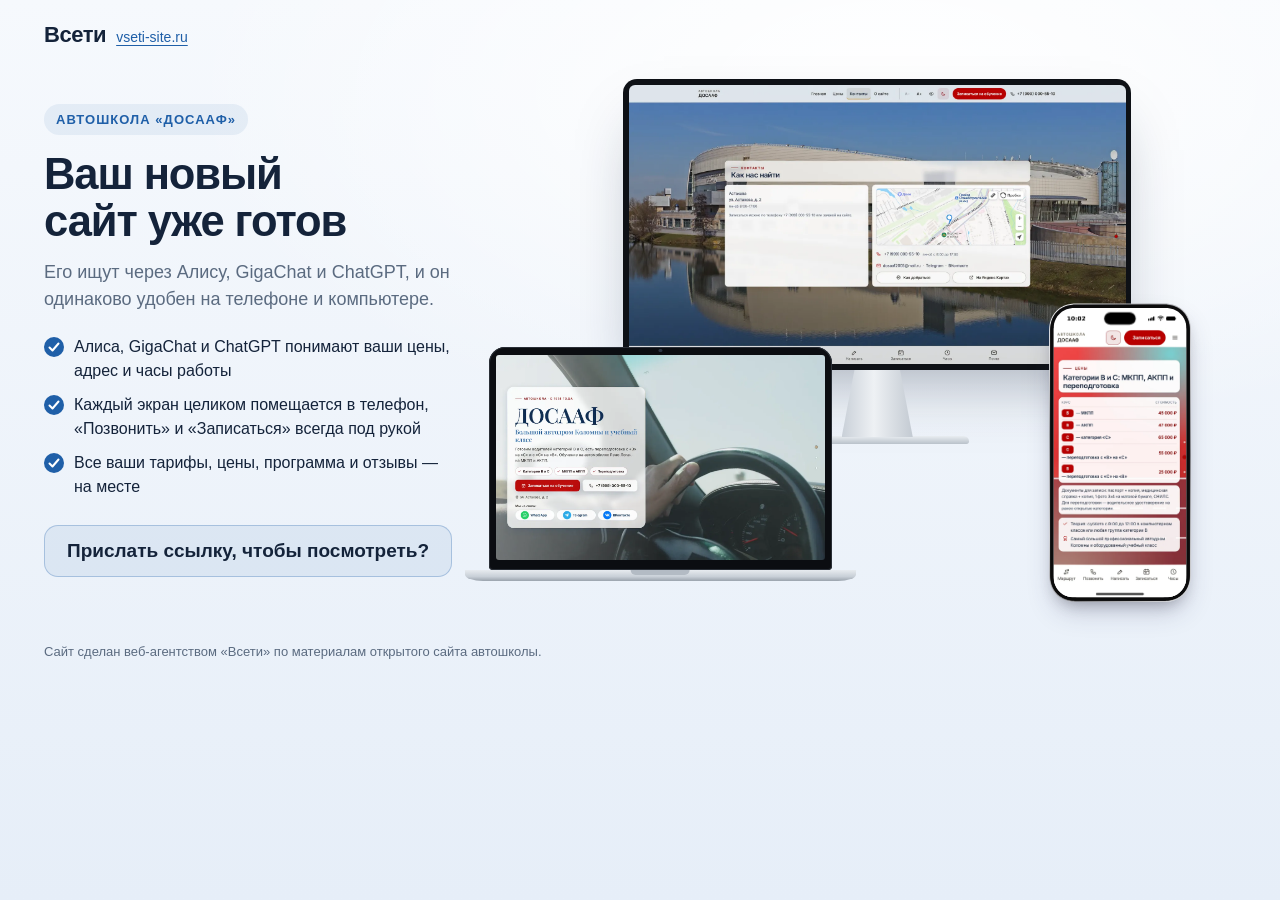
<file: vitrina/index.html>
<!doctype html>
<html lang="ru">
<head>
<meta charset="utf-8">
<meta name="viewport" content="width=device-width, initial-scale=1">
<meta name="robots" content="noindex, nofollow">
<title>Новый сайт автошколы «ДОСААФ» — веб-агентство «Всети»</title>
<style>
@layer stageshow{:where(.ss-phone){position:relative}.ss-phone{flex-shrink:0;box-shadow:0 calc(var(--ps) * 40) calc(var(--ps) * 80) calc(var(--ps) * -16) #32325d40,0 calc(var(--ps) * 24) calc(var(--ps) * 48) calc(var(--ps) * -24) #0000004d}.ss-phone__glass{height:100%}.ss-phone__window{position:relative;overflow:hidden;isolation:isolate}.ss-phone:is([data-frame=pro],[data-frame=silver],[data-frame=bezel],[data-frame=clay],[data-frame=outline],[data-frame=bare]){--ss-phone-glass: #0b0b0c;--ss-phone-rim: #2c2c2d;--ss-phone-seam: #e0dfdc;--ss-phone-line: var(--ss-text-faint, #9a9a9d);background:none}.ss-phone__bands{position:absolute;inset:0;overflow:visible;pointer-events:none}.ss-phone:is([data-frame=pro],[data-frame=silver],[data-frame=bezel],[data-frame=clay],[data-frame=outline]) .ss-phone__glass{position:relative}.ss-phone[data-frame=pro]{--ss-phone-band-1: #e3e3e6;--ss-phone-band-2: #9a9ba0;--ss-phone-band-3: #cfd0d4;--ss-phone-band-4: #85868b;--ss-phone-band-5: #c9cacd}.ss-stage[data-theme=dark] .ss-phone[data-frame=pro],.ss-stage[data-theme=glass] .ss-phone[data-frame=pro][data-dark]{--ss-phone-band-1: #5b5c61;--ss-phone-band-2: #2b2c2f;--ss-phone-band-3: #48494d;--ss-phone-band-4: #232427;--ss-phone-band-5: #404145}.ss-phone[data-frame=silver]{--ss-phone-band-1: #f4f4f6;--ss-phone-band-2: #c9cacf;--ss-phone-band-3: #eeeef1;--ss-phone-band-4: #b9babf;--ss-phone-band-5: #e6e6ea}.ss-phone[data-frame=bezel]{--ss-phone-glass: #111113}.ss-phone[data-frame=clay]{--ss-phone-clay-top: color-mix(in srgb, var(--ss-phone-clay, #ecebe8), #fff 45%);--ss-phone-clay-bottom: color-mix(in srgb, var(--ss-phone-clay, #ecebe8), #000 6%);box-shadow:0 calc(var(--ps) * 30) calc(var(--ps) * 60) calc(var(--ps) * -12) #32325d33,0 calc(var(--ps) * 16) calc(var(--ps) * 32) calc(var(--ps) * -16) #00000029}.ss-stage[data-theme=dark] .ss-phone[data-frame=clay]{--ss-phone-clay-top: color-mix(in srgb, var(--ss-phone-clay, #2a2a2e), #fff 6%);--ss-phone-clay-bottom: var(--ss-phone-clay, #2a2a2e);--ss-phone-seam: #333338}.ss-phone[data-frame=outline]{box-shadow:none}.ss-stage[data-theme=blueprint] .ss-phone[data-frame=outline]{--ss-phone-line: var(--ss-line)}.ss-phone:not([data-frame=android],[data-frame=soft]) .ss-phone__status{height:62px;padding:0}.ss-phone:not([data-frame=android],[data-frame=soft]) .ss-phone__time{position:absolute;top:21.5px;left:0;width:138.5px;line-height:22px;text-align:center}.ss-phone:not([data-frame=android],[data-frame=soft]) .ss-phone__glyphs{position:absolute;top:25.33px;left:285.25px;align-items:flex-start;gap:8px}.ss-phone:not([data-frame=android],[data-frame=soft]) .ss-phone__signal{margin-top:1px}.ss-phone:not([data-frame=android],[data-frame=soft]) .ss-phone__battery{margin-top:.33px}.ss-phone[data-frame=photo]{position:relative;background:none}.ss-phone__photo{position:absolute;z-index:4;background:var(--ss-phone-photo-light, none) center / 100% 100% no-repeat;pointer-events:none}.ss-stage[data-theme=dark] .ss-phone__photo,.ss-phone[data-dark] .ss-phone__photo{background-image:var(--ss-phone-photo-dark, var(--ss-phone-photo-light, none))}.ss-phone[data-frame=android]{background:linear-gradient(150deg,#3a3b3f,#1d1e21 40%,#2f3034 70%,#1a1b1e)}.ss-phone[data-frame=android] .ss-phone__glass{background:#050505}.ss-phone[data-frame=android] .ss-phone__island{top:14px;width:24px;height:24px;border-radius:50%}.ss-phone[data-frame=android] .ss-phone__status{height:48px;padding:0 26px}.ss-phone[data-frame=android] .ss-phone__time{font-family:system-ui,sans-serif;font-size:15px;font-weight:500}.ss-phone[data-frame=android] .ss-phone__content[data-status]{padding-top:48px}.ss-phone[data-frame=android] .ss-phone__home{width:108px;height:4px}.ss-phone[data-frame=soft]{box-shadow:0 0 0 calc(var(--ps) * 1.5) #0a25400d,0 calc(var(--ps) * 30) calc(var(--ps) * 60) calc(var(--ps) * -12) #32325d2e,0 calc(var(--ps) * 18) calc(var(--ps) * 36) calc(var(--ps) * -18) #0000001f}.ss-phone[data-frame=soft] .ss-phone__glass{background:#f6f9fc;box-shadow:inset 0 calc(var(--ps) * -2.9) calc(var(--ps) * 7.2) #0a254038}.ss-stage[data-theme=dark] .ss-phone[data-frame=soft] .ss-phone__glass{background:#1c2433;box-shadow:inset 0 calc(var(--ps) * -2.9) calc(var(--ps) * 7.2) #00000073}.ss-phone__screen{--pt: 1px;position:absolute;top:0;left:0;display:flex;flex-direction:column;overflow:hidden;background:#fff;color:#000;font-family:-apple-system,system-ui,sans-serif;font-size:15px;letter-spacing:-.015em;transform-origin:0 0;-webkit-font-smoothing:antialiased}.ss-phone[data-dark] .ss-phone__screen{background:#000;color:#fff}.ss-phone__status{position:absolute;top:0;right:0;left:0;z-index:2;display:flex;align-items:center;justify-content:space-between;height:54px;padding:0 34px 0 52px;transition:color .3s ease;will-change:transform}.ss-phone__time{font-family:SF Pro Text,-apple-system,system-ui,sans-serif;font-variation-settings:"opsz" 17;font-size:17.67px;font-weight:590;letter-spacing:0}.ss-phone__island{position:absolute;top:var(--ss-island-top, 14px);left:50%;z-index:3;width:var(--ss-island-w, 95px);height:37px;border-radius:18.5px;background:#000;transform:translate(-50%)}.ss-phone__glyphs{display:flex;align-items:center;gap:8px}.ss-phone__glyph{display:block}.ss-phone__content{position:relative;flex:1;min-height:0}.ss-phone__content[data-status]{padding-top:62px}.ss-phone__content:not([data-status]){padding-top:44px}.ss-phone[data-frame=bare] .ss-phone__content{padding-right:8px;padding-left:8px}.ss-phone__home{position:absolute;bottom:8px;left:50%;z-index:2;width:144px;height:5px;border-radius:2.5px;background:currentColor;transform:translate(-50%);transition:color .3s ease;will-change:transform}.ss-lock{position:absolute;inset:0;color:#fff;text-align:center}.ss-lock__date{margin-top:66px;font-size:22px;font-weight:600;letter-spacing:-.01em;opacity:.85}.ss-lock__clock{margin-top:-4px;font-size:112px;font-weight:700;line-height:1;letter-spacing:-.035em;font-variant-numeric:tabular-nums;opacity:.92}.ss-lock__stack{position:absolute;right:0;bottom:118px;left:0;display:flex;flex-direction:column;gap:8px;text-align:left}.ss-lock__stack[data-at=top]{top:290px;bottom:auto}.ss-lock__controls{position:absolute;right:46px;bottom:48px;left:46px;display:flex;justify-content:space-between}.ss-lock__control{display:grid;place-items:center;width:50px;height:50px;border-radius:50%;background:#0a0c1842;backdrop-filter:blur(24px) saturate(1.3);color:#fff}.ss-notification{display:flex;align-items:center;gap:13px;margin:0 18px;padding:14px 17px 14px 14px;border-radius:23px;background:#fcfcfdc2;backdrop-filter:blur(30px) saturate(1.25);box-shadow:0 4px 24px #0000000f;color:#000;text-align:left}.ss-notification[data-banner]{position:absolute;top:56px;right:0;left:0;z-index:2;animation:ss-banner-in .52s cubic-bezier(.2,.9,.25,1) both}@keyframes ss-banner-in{0%{transform:translateY(-110px)}}.ss-notification__icon{display:grid;flex-shrink:0;place-items:center;width:38px;height:38px;overflow:hidden;border-radius:9px;background:var(--ss-accent);color:#fff}.ss-notification__icon:has(>img){background:none}.ss-notification__icon>img{display:block;width:100%;height:100%}.ss-notification__text{display:flex;flex:1;flex-direction:column;min-width:0;font-size:15px;line-height:18px;letter-spacing:-.016em}.ss-notification__head{display:flex;align-items:baseline;gap:8px}.ss-notification__title{flex:1;min-width:0;overflow:hidden;font-weight:600;white-space:nowrap;text-overflow:ellipsis}.ss-notification__time{flex-shrink:0;font-size:12px;letter-spacing:-.005em;color:#3c3c4399}.ss-notification__body{display:-webkit-box;overflow:hidden;-webkit-line-clamp:3;-webkit-box-orient:vertical}.ss-lock[data-size=satellite] .ss-lock__stack{top:232px;bottom:auto}.ss-lock[data-size=satellite][data-clock=off] .ss-lock__stack{top:74px}.ss-notification{will-change:transform}.ss-phone:not([data-dark]) .ss-notification{background:#ffffffeb;box-shadow:0 0 0 .5px #00000014,0 8px 24px #0000001f}.ss-phone__time-bar{display:inline-block;width:30px;height:7px;border-radius:4px;background:currentColor;opacity:.5}}
:root{--ink:#14233a;--muted:#5b6b80;--accent:#1f5fa8;--sand:#ffc94d;--bg1:#f6f9fd;--bg2:#e6eef8}
*{box-sizing:border-box}
html,body{margin:0}
body{font:16px/1.5 -apple-system,"Segoe UI",Roboto,Arial,sans-serif;color:var(--ink);background:radial-gradient(1200px 600px at 70% 10%,#ffffff 0,rgba(255,255,255,0) 60%),linear-gradient(180deg,var(--bg1),var(--bg2));min-height:100vh}
a{color:inherit}
.top{display:flex;align-items:center;justify-content:space-between;max-width:1240px;margin:0 auto;padding:18px 24px}
.brand{display:flex;align-items:baseline;gap:10px;text-decoration:none}
.brand b{font-size:22px;letter-spacing:-.02em}
.brand span{font-size:14px;color:var(--accent);text-decoration:underline;text-underline-offset:3px}
.hero{max-width:1240px;margin:0 auto;padding:10px 24px 40px;display:grid;grid-template-columns:minmax(0,.82fr) minmax(0,1.5fr);gap:36px;align-items:center}
.eyebrow{display:inline-block;font-size:13px;font-weight:600;letter-spacing:.08em;text-transform:uppercase;color:var(--accent);background:rgba(31,95,168,.08);padding:6px 12px;border-radius:999px}
h1{text-wrap:balance;font-size:clamp(30px,3.4vw,48px);line-height:1.08;letter-spacing:-.025em;margin:16px 0 14px}
.lead{font-size:18px;color:var(--muted);margin:0 0 22px;max-width:30em}
.pts{list-style:none;padding:0;margin:0 0 26px;display:grid;gap:10px}
.pts li{display:flex;gap:10px;align-items:flex-start}
.pts li::before{content:"";flex:none;width:20px;height:20px;margin-top:2px;border-radius:50%;background:var(--accent) url("data:image/svg+xml,%3Csvg xmlns='http://www.w3.org/2000/svg' viewBox='0 0 20 20'%3E%3Cpath d='M5.5 10.5l3 3 6-7' fill='none' stroke='%23fff' stroke-width='2' stroke-linecap='round' stroke-linejoin='round'/%3E%3C/svg%3E") center/100% no-repeat}
.cta{display:flex;flex-wrap:wrap;gap:14px;align-items:center}
.btn{display:inline-flex;align-items:center;gap:8px;min-height:52px;padding:0 26px;border-radius:14px;background:var(--accent);color:#fff;font-weight:600;text-decoration:none;box-shadow:0 10px 24px rgba(31,95,168,.28)}
.btn:hover{background:#174a86}
.ask{margin:0;display:inline-flex;align-items:center;min-height:52px;padding:12px 22px;line-height:1.3;border-radius:14px;background:rgba(31,95,168,.08);border:1.5px solid rgba(31,95,168,.28);color:var(--ink);font-size:19px;font-weight:600}
/* сцена с устройствами */
.stage{position:relative;width:100%;aspect-ratio:16/11.2}
.dv{position:absolute}
.dv img{display:block;width:100%;height:100%;object-fit:cover;object-position:center top}
.mon .scr img,.lap .scr img{height:auto}
.mon{left:18%;top:0;width:68%}
.mon .scr{padding:1.1%;background:#0e1116;border-radius:14px;box-shadow:0 30px 60px -20px rgba(20,35,58,.35)}
.mon .scr img{border-radius:6px}
.mon .neck{width:14%;aspect-ratio:1/.95;margin:0 auto;background:linear-gradient(90deg,#c9d0d8,#eef1f4 45%,#c3cad2);clip-path:polygon(18% 0,82% 0,100% 100%,0 100%)}
.mon .foot{width:36%;aspect-ratio:36/1.5;margin:-1px auto 0;border-radius:6px 6px 3px 3px;background:linear-gradient(180deg,#e9edf1,#b9c1ca);box-shadow:0 12px 20px -8px rgba(20,35,58,.4)}
.lap{left:0;bottom:4%;width:46%}
.lap .scr{padding:2.2% 2.2% 3%;background:#0b0d11;border-radius:16px 16px 4px 4px;position:relative;box-shadow:0 0 0 1px #2a2f37 inset}
.lap .scr::before{content:"";position:absolute;top:1%;left:50%;width:.9%;aspect-ratio:1;border-radius:50%;background:#2b3442;transform:translateX(-50%)}
.lap .scr img{border-radius:3px}
.lap .base{position:relative;height:0;padding-bottom:3.2%;margin:0 -7%;background:linear-gradient(180deg,#e7ebef 0,#c8cfd7 60%,#9aa3ad 100%);border-radius:0 0 18px 18px/0 0 60% 60%;box-shadow:0 22px 30px -14px rgba(20,35,58,.45)}
.lap .base::after{content:"";position:absolute;top:0;left:50%;width:15%;height:40%;transform:translateX(-50%);background:#b3bbc4;border-radius:0 0 8px 8px}
.tab{right:1.5%;bottom:3%;width:23%}
.tab .scr{aspect-ratio:820/1180;padding:4.5%;background:#121419;border-radius:22px;box-shadow:0 0 0 2px #c7ced6,0 28px 50px -18px rgba(20,35,58,.45)}
.tab .scr img{border-radius:10px}
.ph{right:6%;bottom:0;width:340px;transform-origin:100% 100%}
.ph-shot{display:block;width:100%;height:auto}
.note{max-width:1240px;margin:0 auto;padding:0 24px 34px;color:var(--muted);font-size:13px}
@media (max-width:600px){
  .stage{aspect-ratio:16/9.8}
  .mon{display:none}
  .lap{left:6%;width:64%;bottom:6%}
  .ph{right:5%}
}
@media (max-width:900px){
  .hero{grid-template-columns:1fr;gap:26px;padding-top:0}
  .stage{order:-1}
  .lead{font-size:16.5px}
}
</style>
</head>
<body>
<header class="top"><a class="brand" href="https://vseti-site.ru/" target="_blank" rel="noopener"><b>Всети</b><span>vseti-site.ru</span></a></header>
<main class="hero">
  <div class="txt">
    <span class="eyebrow">Автошкола «ДОСААФ»</span>
    <h1>Ваш новый сайт уже готов</h1>
    <p class="lead">Его ищут через Алису, GigaChat и ChatGPT, и он одинаково удобен на телефоне и компьютере.</p>
    <ul class="pts">
      <li>Алиса, GigaChat и ChatGPT понимают ваши цены, адрес и часы работы</li>
      <li>Каждый экран целиком помещается в телефон, «Позвонить» и «Записаться» всегда под рукой</li>
      <li>Все ваши тарифы, цены, программа и отзывы — на месте</li>
    </ul>
    <div class="cta">
      <p class="ask">Прислать ссылку, чтобы посмотреть?</p>
    </div>
  </div>
  <div class="stage" id="stage" aria-label="Новый сайт на компьютере, ноутбуке и телефоне">
    <div class="dv mon"><div class="scr"><img src="img/monitor.webp?v=2" alt="" width="1600" height="900"></div><div class="neck"></div><div class="foot"></div></div>
    <div class="dv lap"><div class="scr"><img src="img/laptop.webp?v=2" alt="" width="1280" height="800"></div><div class="base"></div></div>
    <div class="dv ph" id="ph"><div class="ss-phone z-phone" data-frame="pro" style="width: 340px; height: 714.953px; padding: 2.38318px; border-radius: 61.1682px; --ps: 0.794392523364486px;"><svg class="ss-phone__bands" width="100%" height="100%" aria-hidden="true"><defs><linearGradient id="ph-band" x1="0.2" y1="0" x2="0.8" y2="1"><stop offset="0" style="stop-color: var(--ss-phone-band-1);"></stop><stop offset="0.22" style="stop-color: var(--ss-phone-band-2);"></stop><stop offset="0.48" style="stop-color: var(--ss-phone-band-3);"></stop><stop offset="0.74" style="stop-color: var(--ss-phone-band-4);"></stop><stop offset="1" style="stop-color: var(--ss-phone-band-5);"></stop></linearGradient><linearGradient id="ph-clay" x1="0" y1="0" x2="0" y2="1"><stop offset="0" style="stop-color: var(--ss-phone-clay-top);"></stop><stop offset="1" style="stop-color: var(--ss-phone-clay-bottom);"></stop></linearGradient></defs><g transform="translate(10.327102803738317 10.327102803738317)" stroke-linejoin="round"><path d="M262.94 0.00L267.09 0.06L270.49 0.24L273.65 0.53L276.65 0.94L279.51 1.47L282.27 2.11L284.93 2.87L287.50 3.74L289.97 4.72L292.36 5.81L294.65 7.02L296.85 8.33L298.96 9.75L300.98 11.27L302.90 12.90L304.72 14.62L306.45 16.45L308.08 18.37L309.60 20.38L311.02 22.49L312.33 24.70L313.53 26.99L314.63 29.37L315.61 31.85L316.48 34.41L317.24 37.07L317.88 39.83L318.41 42.70L318.82 45.69L319.11 48.85L319.29 52.25L319.35 56.40L319.35 637.90L319.29 642.04L319.11 645.45L318.82 648.60L318.41 651.60L317.88 654.47L317.24 657.23L316.48 659.89L315.61 662.45L314.63 664.92L313.53 667.31L312.33 669.60L311.02 671.80L309.60 673.91L308.08 675.93L306.45 677.85L304.72 679.68L302.90 681.40L300.98 683.03L298.96 684.55L296.85 685.97L294.65 687.28L292.36 688.49L289.97 689.58L287.50 690.56L284.93 691.43L282.27 692.19L279.51 692.83L276.65 693.36L273.65 693.77L270.49 694.06L267.09 694.24L262.94 694.30L56.40 694.30L52.25 694.24L48.85 694.06L45.69 693.77L42.70 693.36L39.83 692.83L37.07 692.19L34.41 691.43L31.85 690.56L29.37 689.58L26.99 688.49L24.70 687.28L22.49 685.97L20.38 684.55L18.37 683.03L16.45 681.40L14.62 679.68L12.90 677.85L11.27 675.93L9.75 673.91L8.33 671.80L7.02 669.60L5.81 667.31L4.72 664.92L3.74 662.45L2.87 659.89L2.11 657.23L1.47 654.47L0.94 651.60L0.53 648.60L0.24 645.45L0.06 642.04L0.00 637.90L0.00 56.40L0.06 52.25L0.24 48.85L0.53 45.69L0.94 42.70L1.47 39.83L2.11 37.07L2.87 34.41L3.74 31.85L4.72 29.37L5.81 26.99L7.02 24.70L8.33 22.49L9.75 20.38L11.27 18.37L12.90 16.45L14.62 14.62L16.45 12.90L18.37 11.27L20.38 9.75L22.49 8.33L24.70 7.02L26.99 5.81L29.37 4.72L31.85 3.74L34.41 2.87L37.07 2.11L39.83 1.47L42.70 0.94L45.69 0.53L48.85 0.24L52.25 0.06L56.40 0.00Z" fill="none" stroke-width="20.654205607476634" stroke="url(#ph-band)"></path><path d="M262.94 0.00L267.09 0.06L270.49 0.24L273.65 0.53L276.65 0.94L279.51 1.47L282.27 2.11L284.93 2.87L287.50 3.74L289.97 4.72L292.36 5.81L294.65 7.02L296.85 8.33L298.96 9.75L300.98 11.27L302.90 12.90L304.72 14.62L306.45 16.45L308.08 18.37L309.60 20.38L311.02 22.49L312.33 24.70L313.53 26.99L314.63 29.37L315.61 31.85L316.48 34.41L317.24 37.07L317.88 39.83L318.41 42.70L318.82 45.69L319.11 48.85L319.29 52.25L319.35 56.40L319.35 637.90L319.29 642.04L319.11 645.45L318.82 648.60L318.41 651.60L317.88 654.47L317.24 657.23L316.48 659.89L315.61 662.45L314.63 664.92L313.53 667.31L312.33 669.60L311.02 671.80L309.60 673.91L308.08 675.93L306.45 677.85L304.72 679.68L302.90 681.40L300.98 683.03L298.96 684.55L296.85 685.97L294.65 687.28L292.36 688.49L289.97 689.58L287.50 690.56L284.93 691.43L282.27 692.19L279.51 692.83L276.65 693.36L273.65 693.77L270.49 694.06L267.09 694.24L262.94 694.30L56.40 694.30L52.25 694.24L48.85 694.06L45.69 693.77L42.70 693.36L39.83 692.83L37.07 692.19L34.41 691.43L31.85 690.56L29.37 689.58L26.99 688.49L24.70 687.28L22.49 685.97L20.38 684.55L18.37 683.03L16.45 681.40L14.62 679.68L12.90 677.85L11.27 675.93L9.75 673.91L8.33 671.80L7.02 669.60L5.81 667.31L4.72 664.92L3.74 662.45L2.87 659.89L2.11 657.23L1.47 654.47L0.94 651.60L0.53 648.60L0.24 645.45L0.06 642.04L0.00 637.90L0.00 56.40L0.06 52.25L0.24 48.85L0.53 45.69L0.94 42.70L1.47 39.83L2.11 37.07L2.87 34.41L3.74 31.85L4.72 29.37L5.81 26.99L7.02 24.70L8.33 22.49L9.75 20.38L11.27 18.37L12.90 16.45L14.62 14.62L16.45 12.90L18.37 11.27L20.38 9.75L22.49 8.33L24.70 7.02L26.99 5.81L29.37 4.72L31.85 3.74L34.41 2.87L37.07 2.11L39.83 1.47L42.70 0.94L45.69 0.53L48.85 0.24L52.25 0.06L56.40 0.00Z" fill="none" stroke-width="15.88785046728972" style="stroke: var(--ss-phone-rim);"></path><path d="M262.94 0.00L267.09 0.06L270.49 0.24L273.65 0.53L276.65 0.94L279.51 1.47L282.27 2.11L284.93 2.87L287.50 3.74L289.97 4.72L292.36 5.81L294.65 7.02L296.85 8.33L298.96 9.75L300.98 11.27L302.90 12.90L304.72 14.62L306.45 16.45L308.08 18.37L309.60 20.38L311.02 22.49L312.33 24.70L313.53 26.99L314.63 29.37L315.61 31.85L316.48 34.41L317.24 37.07L317.88 39.83L318.41 42.70L318.82 45.69L319.11 48.85L319.29 52.25L319.35 56.40L319.35 637.90L319.29 642.04L319.11 645.45L318.82 648.60L318.41 651.60L317.88 654.47L317.24 657.23L316.48 659.89L315.61 662.45L314.63 664.92L313.53 667.31L312.33 669.60L311.02 671.80L309.60 673.91L308.08 675.93L306.45 677.85L304.72 679.68L302.90 681.40L300.98 683.03L298.96 684.55L296.85 685.97L294.65 687.28L292.36 688.49L289.97 689.58L287.50 690.56L284.93 691.43L282.27 692.19L279.51 692.83L276.65 693.36L273.65 693.77L270.49 694.06L267.09 694.24L262.94 694.30L56.40 694.30L52.25 694.24L48.85 694.06L45.69 693.77L42.70 693.36L39.83 692.83L37.07 692.19L34.41 691.43L31.85 690.56L29.37 689.58L26.99 688.49L24.70 687.28L22.49 685.97L20.38 684.55L18.37 683.03L16.45 681.40L14.62 679.68L12.90 677.85L11.27 675.93L9.75 673.91L8.33 671.80L7.02 669.60L5.81 667.31L4.72 664.92L3.74 662.45L2.87 659.89L2.11 657.23L1.47 654.47L0.94 651.60L0.53 648.60L0.24 645.45L0.06 642.04L0.00 637.90L0.00 56.40L0.06 52.25L0.24 48.85L0.53 45.69L0.94 42.70L1.47 39.83L2.11 37.07L2.87 34.41L3.74 31.85L4.72 29.37L5.81 26.99L7.02 24.70L8.33 22.49L9.75 20.38L11.27 18.37L12.90 16.45L14.62 14.62L16.45 12.90L18.37 11.27L20.38 9.75L22.49 8.33L24.70 7.02L26.99 5.81L29.37 4.72L31.85 3.74L34.41 2.87L37.07 2.11L39.83 1.47L42.70 0.94L45.69 0.53L48.85 0.24L52.25 0.06L56.40 0.00Z" fill="none" stroke-width="14.69626168224299" style="stroke: var(--ss-phone-glass);"></path></g></svg><div class="ss-phone__glass" style="padding: 7.94393px; border-radius: 58.785px;"><div class="ss-phone__window" style="width: 319.346px; height: 694.299px; clip-path: path(&quot;M 262.94 0 L 267.09 0.06 L 270.49 0.24 L 273.65 0.53 L 276.65 0.94 L 279.51 1.47 L 282.27 2.11 L 284.93 2.87 L 287.5 3.74 L 289.97 4.72 L 292.36 5.81 L 294.65 7.02 L 296.85 8.33 L 298.96 9.75 L 300.98 11.27 L 302.9 12.9 L 304.72 14.62 L 306.45 16.45 L 308.08 18.37 L 309.6 20.38 L 311.02 22.49 L 312.33 24.7 L 313.53 26.99 L 314.63 29.37 L 315.61 31.85 L 316.48 34.41 L 317.24 37.07 L 317.88 39.83 L 318.41 42.7 L 318.82 45.69 L 319.11 48.85 L 319.29 52.25 L 319.35 56.4 L 319.35 637.9 L 319.29 642.04 L 319.11 645.45 L 318.82 648.6 L 318.41 651.6 L 317.88 654.47 L 317.24 657.23 L 316.48 659.89 L 315.61 662.45 L 314.63 664.92 L 313.53 667.31 L 312.33 669.6 L 311.02 671.8 L 309.6 673.91 L 308.08 675.93 L 306.45 677.85 L 304.72 679.68 L 302.9 681.4 L 300.98 683.03 L 298.96 684.55 L 296.85 685.97 L 294.65 687.28 L 292.36 688.49 L 289.97 689.58 L 287.5 690.56 L 284.93 691.43 L 282.27 692.19 L 279.51 692.83 L 276.65 693.36 L 273.65 693.77 L 270.49 694.06 L 267.09 694.24 L 262.94 694.3 L 56.4 694.3 L 52.25 694.24 L 48.85 694.06 L 45.69 693.77 L 42.7 693.36 L 39.83 692.83 L 37.07 692.19 L 34.41 691.43 L 31.85 690.56 L 29.37 689.58 L 26.99 688.49 L 24.7 687.28 L 22.49 685.97 L 20.38 684.55 L 18.37 683.03 L 16.45 681.4 L 14.62 679.68 L 12.9 677.85 L 11.27 675.93 L 9.75 673.91 L 8.33 671.8 L 7.02 669.6 L 5.81 667.31 L 4.72 664.92 L 3.74 662.45 L 2.87 659.89 L 2.11 657.23 L 1.47 654.47 L 0.94 651.6 L 0.53 648.6 L 0.24 645.45 L 0.06 642.04 L 0 637.9 L 0 56.4 L 0.06 52.25 L 0.24 48.85 L 0.53 45.69 L 0.94 42.7 L 1.47 39.83 L 2.11 37.07 L 2.87 34.41 L 3.74 31.85 L 4.72 29.37 L 5.81 26.99 L 7.02 24.7 L 8.33 22.49 L 9.75 20.38 L 11.27 18.37 L 12.9 16.45 L 14.62 14.62 L 16.45 12.9 L 18.37 11.27 L 20.38 9.75 L 22.49 8.33 L 24.7 7.02 L 26.99 5.81 L 29.37 4.72 L 31.85 3.74 L 34.41 2.87 L 37.07 2.11 L 39.83 1.47 L 42.7 0.94 L 45.69 0.53 L 48.85 0.24 L 52.25 0.06 L 56.4 0 Z&quot;);"><div class="ss-phone__screen" style="width: 402px; height: 874px; transform: scale(0.794393); --ss-screen-r: 64px;"><div class="ss-phone__status"><span class="ss-phone__time">10:02</span><span class="ss-phone__glyphs"><svg viewBox="0 0 20.33 13.67" width="20.33" height="13.67" class="ss-phone__glyph ss-phone__signal"><rect x="0" y="7.34" width="3.333" height="6.33" rx="1.667" fill="currentColor"></rect><rect x="5.667" y="5" width="3.333" height="8.67" rx="1.667" fill="currentColor"></rect><rect x="11.334" y="2.67" width="3.333" height="11" rx="1.667" fill="currentColor"></rect><rect x="17.000999999999998" y="0" width="3.333" height="13.67" rx="1.667" fill="currentColor"></rect></svg><svg viewBox="0 0 19.33 14.33" width="19.33" height="14.33" class="ss-phone__glyph ss-phone__wifi"><path fill-rule="evenodd" fill="currentColor" d="M0.415933 5.54283C0.902185 6.04412 1.66017 5.95818 2.27513 5.41393C4.30595 3.58064 6.83731 2.63535 9.66901 2.63535C12.5007 2.63535 15.0464 3.60928 17.0629 5.41393C17.6636 5.97251 18.4215 6.0298 18.9221 5.54283C19.4226 5.02722 19.4942 4.2538 18.9793 3.70954C16.8341 1.51819 13.3302 0 9.66901 0C6.00783 0 2.48965 1.53251 0.358727 3.72387C-0.156127 4.2538 -0.0989213 5.02722 0.415933 5.55715L0.415933 5.54283ZM3.94841 9.13779C4.50617 9.68205 5.22124 9.62476 5.85051 9.10915C6.88022 8.29276 8.25316 7.73418 9.66901 7.7485C11.0706 7.7485 12.4435 8.29276 13.4875 9.12347C14.1168 9.63908 14.8605 9.66773 15.4039 9.12347C15.9331 8.57921 16.0189 7.7485 15.4611 7.23289C14.0739 5.98683 11.9859 5.11315 9.68332 5.11315C7.38077 5.11315 5.27845 5.98683 3.9055 7.23289C3.41925 7.69121 3.31914 8.47896 3.96271 9.13779L3.94841 9.13779ZM8.72511 13.8929C9.34008 14.4801 9.98365 14.4801 10.5986 13.8929L11.757 12.7757C12.372 12.1742 12.5007 11.4151 11.7999 10.8995C11.2136 10.4841 10.4699 10.212 9.66901 10.212C8.86813 10.212 8.11015 10.4841 7.53809 10.9138C6.83731 11.4151 6.98033 12.1885 7.59529 12.7757L8.73942 13.8929L8.72511 13.8929Z"></path></svg><svg viewBox="0 0 29.33 13.67" width="29.33" height="13.67" class="ss-phone__glyph ss-phone__battery"><path fill="currentColor" d="M0 6.4C0 4.15979 0 3.03969 0.435974 2.18404C0.819467 1.43139 1.43139 0.819467 2.18404 0.435974C3.03969 0 4.15979 0 6.4 0L19.933 0C22.1732 0 23.2933 0 24.149 0.435974C24.9016 0.819467 25.5135 1.43139 25.897 2.18404C26.333 3.03969 26.333 4.15979 26.333 6.4L26.333 7.26666C26.333 9.50687 26.333 10.627 25.897 11.4826C25.5135 12.2353 24.9016 12.8472 24.149 13.2307C23.2933 13.6667 22.1732 13.6667 19.933 13.6667L6.4 13.6667C4.15979 13.6667 3.03969 13.6667 2.18404 13.2307C1.43139 12.8472 0.819467 12.2353 0.435974 11.4826C0 10.627 0 9.50687 0 7.26666L0 6.4Z"></path><path fill-rule="evenodd" fill="currentColor" transform="translate(27.33 4.33)" d="M0 0L0 5C0.601505 4.8625 2 3.75 2 2.5C2 1.25 0.601505 0.1375 0 0Z"></path></svg></span></div><span class="ss-phone__island"></span><div class="ss-phone__content" data-status="true"><img class="ph-shot" src="img/phone.webp?v=2" alt="Новый сайт автошколы «ДОСААФ» на телефоне" width="393" height="794"></div><span class="ss-phone__home"></span></div></div></div></div></div>
  </div>
</main>
<p class="note">Сайт сделан веб-агентством «Всети» по материалам открытого сайта автошколы.</p>
<script>
(function(){var st=document.getElementById('stage'),ph=document.getElementById('ph');
function fit(){var k=st.clientWidth*(innerWidth<=600?0.27:0.19)/340;ph.style.transform='scale('+k+')';}
fit();addEventListener('resize',fit);})();
</script>
</body>
</html>
</file>
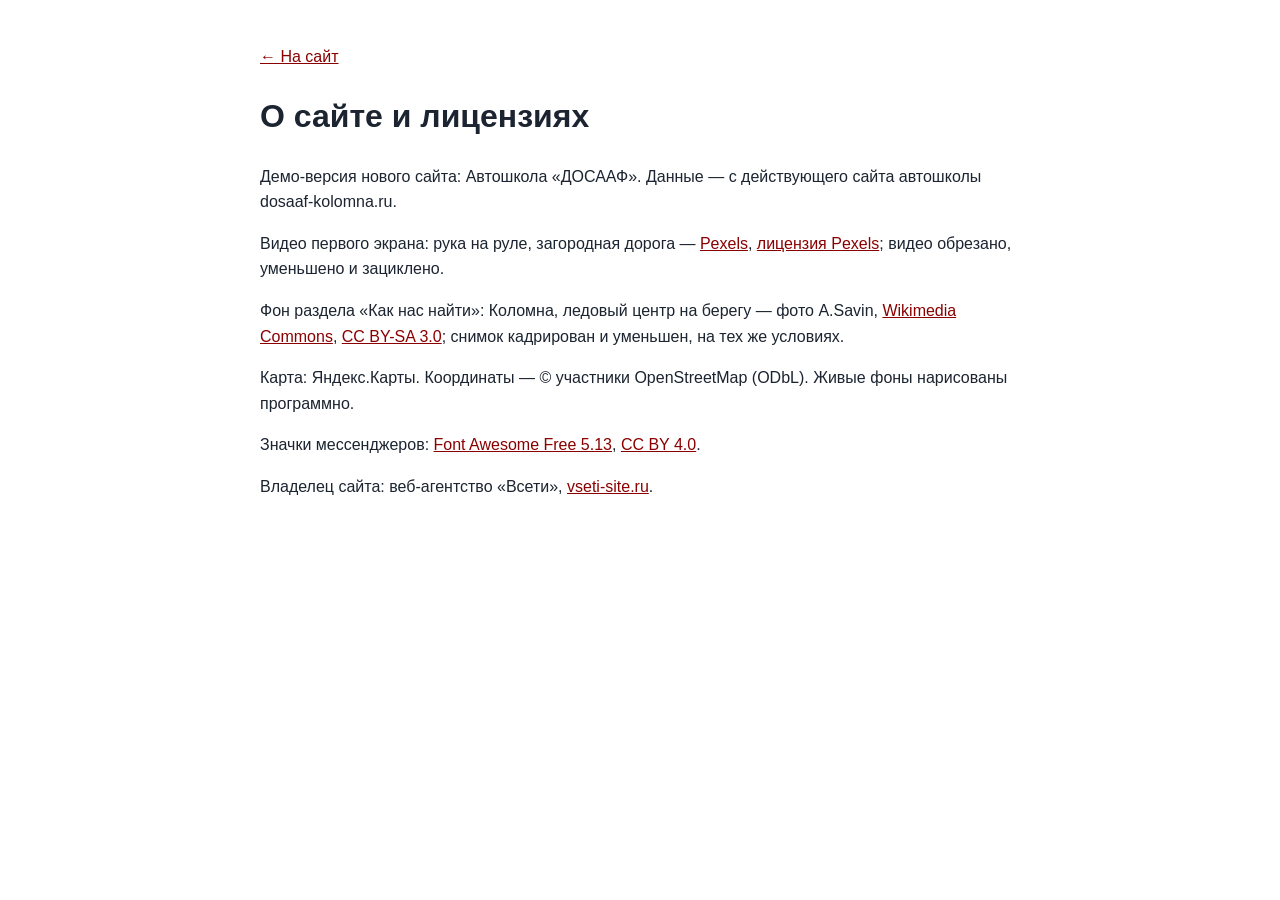
<file: credits.html>
<!doctype html><html lang="ru"><head><meta charset="utf-8"><meta name="viewport" content="width=device-width,initial-scale=1"><meta name="robots" content="noindex"><title>О сайте — Автошкола «ДОСААФ»</title>
<style>body{font:16px/1.6 Inter,Arial,sans-serif;max-width:760px;margin:0 auto;padding:28px 18px;color:#1b2430}a{color:#8a0000}</style></head><body>
<p><a href="./">← На сайт</a></p><h1>О сайте и лицензиях</h1>
<p>Демо-версия нового сайта: Автошкола «ДОСААФ». Данные — с действующего сайта автошколы dosaaf-kolomna.ru.</p>
<p>Видео первого экрана: рука на руле, загородная дорога — <a href="https://www.pexels.com/video/8630309/" target="_blank" rel="noopener">Pexels</a>, <a href="https://www.pexels.com/license/" target="_blank" rel="noopener">лицензия Pexels</a>; видео обрезано, уменьшено и зациклено.</p>
<p>Фон раздела «Как нас найти»: Коломна, ледовый центр на берегу — фото A.Savin, <a href="https://commons.wikimedia.org/wiki/File:Kolomna_04-2014_img11_Skating_arena.jpg" target="_blank" rel="noopener">Wikimedia Commons</a>, <a href="https://creativecommons.org/licenses/by-sa/3.0/deed.ru" target="_blank" rel="noopener">CC BY-SA 3.0</a>; снимок кадрирован и уменьшен, на тех же условиях.</p>
<p>Карта: Яндекс.Карты. Координаты — © участники OpenStreetMap (ODbL). Живые фоны нарисованы программно.</p>
<p>Значки мессенджеров: <a href="https://fontawesome.com" target="_blank" rel="noopener">Font Awesome Free 5.13</a>, <a href="https://creativecommons.org/licenses/by/4.0/" target="_blank" rel="noopener">CC BY 4.0</a>.</p>
<p>Владелец сайта: веб-агентство «Всети», <a href="https://vseti-site.ru" target="_blank" rel="noopener">vseti-site.ru</a>.</p>
</body></html>
</file>
<file: css/etalon.css>
/* ==========================================================================
   Эталон нотариуса. Общий слой поверх встроенных стилей index.html:
   видео-первый экран, «жидкое стекло», интерьеры на фоне экранов,
   шапка и нижняя панель со второго экрана, карточки Spotlight Card.
   ========================================================================== */

/* плавное проявление подсветки рамки (Chrome/Safari/Firefox новых версий) */
@property --hl{syntax:'<number>';inherits:true;initial-value:0}

:root{
  --glass:rgba(0,0,0,.4);
  --glass-blur:4px;
  --spot:255,196,108;          /* тёплый янтарь под интерьеры */
  --spring:cubic-bezier(.2,.9,.3,1.35);
}

/* ---------- светлый текст на тёмном стекле для всего, что лежит на фото ---------- */
.sec:not(.sec-hero),.hdr,.bar,.mmenu{
  --card:rgba(0,0,0,.4); --card-rgb:0,0,0;
  --text:#fff; --muted:rgba(255,255,255,.84);
  --line:rgba(255,255,255,.3); --line2:rgba(255,255,255,.2);
  --accent:#ecd9ac; --accent-d:#f6e9c8; --accent-l:#d3bc8a; --accent-soft:rgba(255,255,255,.13);
  --bg:rgba(0,0,0,.3); --bg2:transparent; --bg3:rgba(255,255,255,.13);
  --on-accent:#1d170b;
  --shadow:0 1px 12px rgba(0,0,0,.35); --shadow-lg:0 18px 50px rgba(0,0,0,.5);
  --ok:#8fe3a8; --bad:#ff9f96;
  color:#fff;
}
.sec:not(.sec-hero){background:#2b2319}
.sec:not(.sec-hero) .sec-scroll{
  position:relative;z-index:1;
  padding-top:calc(var(--hdr-h) / var(--zc,1) + 12px);padding-bottom:calc(var(--bar-h) + 12px);
  text-shadow:0 1px 2px rgba(0,0,0,.45)
}
.sec:not(.sec-hero) :is(input,select,textarea,button.btn,.btn){text-shadow:none}

/* ---------- фон экранов: интерьеры, затемнение ровно 50% ---------- */
.sec-bg{position:absolute;inset:0;z-index:0;overflow:hidden;pointer-events:none;background:#2b2319}
.sec-bg picture{display:block;width:100%;height:100%}
.sec-bg img{display:block;width:100%;height:100%;object-fit:cover;opacity:0;transition:opacity .9s ease}
.sec-bg img.ld,html:not(.js) .sec-bg img{opacity:1}
.sec-bg::after{content:"";position:absolute;inset:0;background:rgba(0,0,0,.5)}

/* ==========================================================================
   Жидкое стекло
   ========================================================================== */
.glass,
.sec:not(.sec-hero) :is(.sec-head,.svc,.step,.rev,.rsum,.cred,.cbox,.fq,.about-txt,.tf-card,.quote,.ilink,.chips li,.foot,.rate-chip){
  position:relative;isolation:isolate;
  background:var(--glass);
  -webkit-backdrop-filter:blur(var(--glass-blur));backdrop-filter:blur(var(--glass-blur));
  border:0;border-radius:var(--radius);
  box-shadow:0 8px 30px rgba(0,0,0,.14);
}
/* тонкая светлая рамка-градиент; рядом с курсором рамка разгорается (--hl, --x, --y) */
.glass::after,
.sec:not(.sec-hero) :is(.sec-head,.svc,.step,.rev,.rsum,.cred,.cbox,.fq,.about-txt,.tf-card,.quote,.ilink,.chips li,.foot,.rate-chip)::after{
  content:"";position:absolute;inset:0;border-radius:inherit;padding:1.4px;pointer-events:none;z-index:2;
  background:
    radial-gradient(230px circle at var(--x,50%) var(--y,50%),rgba(255,226,160,calc(var(--hl,0)*1)),rgba(var(--spot),calc(var(--hl,0)*.65)) 38%,transparent 72%),
    linear-gradient(160deg,rgba(255,255,255,.58) 0%,rgba(255,255,255,.16) 22%,rgba(255,255,255,0) 44%,rgba(255,255,255,0) 60%,rgba(255,255,255,.16) 82%,rgba(255,255,255,.5) 100%);
  -webkit-mask:linear-gradient(#000 0 0) content-box,linear-gradient(#000 0 0);
  -webkit-mask-composite:xor;mask-composite:exclude;
}
.sec:not(.sec-hero) .sec-head{display:block;width:fit-content;max-width:100%;border-radius:18px;padding:14px 22px 16px;margin-bottom:16px}
.sec:not(.sec-hero) .sec-head .h2{margin-top:8px}
.sec:not(.sec-hero) .sec-head .lead{margin-top:8px}
.sec:not(.sec-hero) .sec-head .demo-note{background:rgba(255,255,255,.1);border-left-color:var(--accent)}

/* ==========================================================================
   Spotlight Card: пятно света под курсором внутри карточки (::before),
   подсветка рамки рядом с курсором (::after выше), «прыжок» scale + тень.
   Позицию --x/--y ставит один общий обработчик pointermove (js/etalon.js).
   ========================================================================== */
.glow{position:relative;isolation:isolate;--hov:1.035}
.glow::before{
  content:"";position:absolute;inset:0;border-radius:inherit;pointer-events:none;z-index:-1;
  background:
    radial-gradient(340px circle at var(--x,50%) var(--y,50%),rgba(var(--spot),.5),rgba(var(--spot),.2) 38%,transparent 72%);
  opacity:0;transition:opacity .35s ease;
}
.glow.lit{--hl:1}
.glow.lit::before{opacity:1}
.glow{transition:scale .38s var(--spring),box-shadow .32s ease,--hl .3s ease}
.glow.rv{transition:opacity .7s ease var(--rvd),translate .7s ease var(--rvd),scale .38s var(--spring),box-shadow .32s ease,--hl .3s ease}
@media (hover:hover) and (pointer:fine){
  .glow:hover{scale:var(--hov);z-index:6;box-shadow:0 24px 54px rgba(0,0,0,.5),0 0 34px rgba(var(--spot),.2)}
}
/* ---------- «Контакты» («Как нас найти»): плашки при наведении и касании загораются жёлтым — яркая рамка и мягкое
   свечение вокруг; размер не меняется (никаких увеличений и сдвигов раскладки), видно в обеих темах ---------- */
:root{--gy-ring:255,208,80;--gy-glow:255,200,64}
html[data-theme="light"]{--gy-ring:232,154,0;--gy-glow:255,186,30}
#contacts .glow{--gy:0 0 0 2.5px rgba(var(--gy-ring),.98),0 0 22px 4px rgba(var(--gy-glow),.66),0 0 58px 14px rgba(var(--gy-glow),.32),0 8px 30px rgba(0,0,0,.14);
  --gy0:0 0 0 0 rgba(var(--gy-ring),0),0 0 0 0 rgba(var(--gy-glow),0),0 0 0 0 rgba(var(--gy-glow),0),0 8px 30px rgba(0,0,0,.14)}
@media (hover:hover) and (pointer:fine){
  #contacts .glow:hover{scale:1;box-shadow:var(--gy)}
  /* заголовок с рейтингом: когда курсор на значке рейтинга, светится только значок */
  #contacts .sec-head:has(.rate-chip:hover):hover{box-shadow:var(--gy0)}
}
#contacts .glow.tap{animation:cGlowTap 1.4s ease-out,glowHl .62s ease-out}
@keyframes cGlowTap{0%{box-shadow:var(--gy0)}14%,62%{box-shadow:var(--gy)}100%{box-shadow:var(--gy0)}}
html[data-hc="1"] #contacts .glow:hover{outline:3px solid #ffd400;outline-offset:2px}
/* крупные плашки берут нижнюю границу 1,03: 3,5 % от 600 px — это уже 20 px */
.hero-plq,.about-txt,.tf-card,.sec-head,.cbox{--hov:1.03}

/* касание на телефоне: вспышка пятна в точке касания и подпрыгивание */
.glow.tap{animation:glowTap .62s var(--spring),glowHl .62s ease-out}
.glow.tap::before{animation:spotFlash .62s ease-out}
@keyframes glowTap{0%{scale:1}38%{scale:var(--tap,1.045)}100%{scale:1}}
@keyframes glowHl{0%{--hl:0}22%{--hl:1}100%{--hl:0}}
@keyframes spotFlash{0%{opacity:0}18%{opacity:1}100%{opacity:0}}

/* ---------- появление блоков при входе на экран ---------- */
.rv{--rvd:calc(var(--i,0) * 90ms);opacity:0;transform:none;translate:0 18px;
  transition:opacity .7s ease var(--rvd),translate .7s ease var(--rvd)}
.sec.active .rv{opacity:1;transform:none;translate:0 0}
/* первый экран: блоки стартуют сами (экран активен с загрузки), по очереди после слова */
.sec-hero .rv{--rvd:calc(var(--hero-d,1.8s) + var(--i,0) * 140ms);opacity:1;translate:0 0}
.sec-hero .kicker.rv{--rvd:.45s}
/* анимация заголовка стартует — скрипт ставит .go, и остальные блоки выходят следом за словом */
.sec-hero.go .rv{animation:heroIn .9s cubic-bezier(.2,.7,.2,1) var(--rvd) both}
html.js .sec-hero:not(.go) .rv{opacity:0;translate:0 18px;animation:heroSafe .01s linear 5s forwards}
@keyframes heroIn{from{opacity:0;translate:0 18px}to{opacity:1;translate:0 0}}
@keyframes heroSafe{to{opacity:1;translate:0 0}}

/* ==========================================================================
   Первый экран
   ========================================================================== */
.sec-hero{background:#8fb1d4;color:#fff;
  /* А−/А+ первый экран не трогают: страница в zoom, экран — встречный zoom (как шапка), поэтому он на любой ступени
     выглядит ровно как при 100 %. Единицы vw/vh и высота экрана считаются от окна без поправки. */
  zoom:calc(1 / var(--zc,1)); --vwu:1vw; --vhu:1vh;
  /* высота — та же видимая, что у остальных экранов (скрипт кладёт её в --vhr); 100vh во встроенном браузере Telegram на Android
     считается при спрятанной верхней панели и выше видимой части — первый экран выходил выше, и все следующие съезжали вниз */
  --vh:var(--vhr, calc(100 * var(--vhu)))}
.hero-bg{position:absolute;inset:0;overflow:hidden;background:#9db9d6 url(../img/hero-poster.jpg) 54% 50%/cover no-repeat}
.hero-video{position:absolute;inset:0;width:100%;height:100%;object-fit:cover;object-position:54% 50%;background:transparent}
.hero-clouds{
  position:absolute;left:0;top:0;width:100%;height:58%;pointer-events:none;opacity:0;transition:opacity 2.4s ease;
  -webkit-mask-image:linear-gradient(180deg,#000 0%,#000 36%,rgba(0,0,0,.55) 66%,transparent 100%);
          mask-image:linear-gradient(180deg,#000 0%,#000 36%,rgba(0,0,0,.55) 66%,transparent 100%)
}
.hero-clouds.on{opacity:1}
/* угасание к низу рисует сам шейдер (js/clouds.js): маска на canvas — лишний проход на каждый кадр */
.hero-clouds.baked{-webkit-mask-image:none;mask-image:none}
/* точки-переходы по краю не растут с А+: иначе на ступенях 130–150 % они наезжают на плашки первого экрана и карточки */
.dots{zoom:calc(1 / var(--zc,1))}

.sec-hero .sec-scroll{position:relative;z-index:1;padding:26px clamp(20px,calc(3.4*var(--vwu,1vw)),64px);display:flex;flex-direction:column}
.sec-hero .wrap{max-width:none;margin:auto 0}
.hero-plq{
  --plq-w:clamp(500px,calc(38*var(--vwu,1vw)),660px);--plq-pad:clamp(24px,calc(2.4*var(--vwu,1vw)),36px);
  width:min(100%,var(--plq-w));padding:var(--plq-pad);border-radius:28px;
  color:#fff;text-shadow:0 1px 3px rgba(0,0,0,.5);
  animation:plqIn .9s ease both
}
@keyframes plqIn{from{opacity:0;translate:0 14px}to{opacity:1;translate:0 0}}
.hero-plq .kicker{color:#f6e6bd;font-size:12.5px;letter-spacing:.15em}
.hero-plq .kicker::before{background:#f6e6bd}
.hero-h1{margin:14px 0 0;font-weight:500}
.hw{
  display:inline-block;font-family:var(--serif);font-weight:500;line-height:1.06;letter-spacing:-.005em;color:#fff;
  font-size:calc((var(--plq-w) - 2 * var(--plq-pad)) / 4.9);
  text-shadow:0 2px 22px rgba(0,0,0,.35),0 1px 2px rgba(0,0,0,.4);white-space:nowrap
}
.hn{display:block;margin-top:6px;font-family:var(--serif);font-weight:500;font-size:clamp(20px,calc(1.9*var(--vwu,1vw)),28px);line-height:1.2;color:#f7ecd2}
.hero-lead{margin-top:16px;max-width:none;font-size:clamp(15px,calc(1.15*var(--vwu,1vw)),17px);line-height:1.5;color:rgba(255,255,255,.94)}
.hero-addr{margin-top:10px;font-size:14px}
.hero-addr .addr-link{color:#fff;border-bottom-color:rgba(255,255,255,.55)}
.hero-addr .addr-link:hover{color:#f6e6bd}
.hero-cta{display:flex;flex-wrap:wrap;gap:12px;margin-top:22px}
.btn-glass{
  min-height:52px;padding:0 26px;font-size:16px;color:#fff;border:0;background:var(--glass);
  -webkit-backdrop-filter:blur(var(--glass-blur));backdrop-filter:blur(var(--glass-blur));text-shadow:none
}
.btn-glass:hover{background:var(--glass);color:#fff}
.btn-glass.btn-book{background:rgba(var(--spot),.9);color:#2a1d07;font-weight:700;box-shadow:0 8px 26px rgba(var(--spot),.3)}
.btn-glass.btn-book:hover{background:rgba(var(--spot),.95);color:#2a1d07}
.btn-glass.btn-book::after{display:none}
.btn-glass.btn-book::before{background:radial-gradient(160px circle at var(--x,50%) var(--y,50%),rgba(255,255,255,.75),rgba(255,255,255,.25) 45%,transparent 75%)}
.btn-glass .ico{width:19px;height:19px}
.hero-plq .status{margin-top:16px;background:rgba(0,0,0,.28);border-color:rgba(255,255,255,.3);text-shadow:none}

/* ==========================================================================
   Шапка и нижняя панель: только со второго экрана
   ========================================================================== */
.hdr{
  background:var(--glass);-webkit-backdrop-filter:blur(8px);backdrop-filter:blur(8px);border-bottom:0;
  transition:transform .5s var(--ease),opacity .35s ease,visibility 0s linear 0s
}
.hdr::after{content:"";position:absolute;left:0;right:0;bottom:0;height:1px;background:linear-gradient(90deg,transparent,rgba(255,255,255,.45),transparent)}
body[data-sec="0"] .hdr{transform:translateY(-105%);opacity:0;visibility:hidden;pointer-events:none;transition:transform .45s var(--ease),opacity .3s ease,visibility 0s linear .45s}
.hdr-in{max-width:1440px;padding:0 28px;gap:18px}
.brand-s{color:rgba(255,255,255,.78)}
.brand-n{font-size:16px;font-weight:600;color:#fff;text-shadow:0 1px 3px rgba(0,0,0,.4)}
.nav{gap:2px}
.nav-a{color:#fff;opacity:.9;font-size:14.5px;padding:10px 12px;white-space:nowrap}
.brand{flex:none}
.nav-a:hover,.nav-a.cur,.nav > li.open > .nav-a{background:rgba(255,255,255,.14);opacity:1}
.nav-a.cur{box-shadow:inset 0 -2px 0 rgba(var(--spot),.95)}
.hdr-tools{margin-left:10px;gap:10px}
.hdr .tool{color:#fff;opacity:.9}
.hdr .tool:hover{background:rgba(255,255,255,.14);opacity:1}
.hdr .btn-primary{background:rgba(var(--spot),.95);border-color:transparent;color:#2a1d07;font-weight:700}
.hdr .btn-primary:hover{background:#ffd998;color:#2a1d07}
.hdr-tel{display:inline-flex;align-items:center;gap:8px;min-height:44px;padding:0 6px;font-weight:600;font-size:15px;white-space:nowrap;color:#fff;border-radius:10px}
.hdr-tel .ico{width:18px;height:18px}
.hdr-tel:hover{color:#ffe2a8}
.mega{background:rgba(24,19,12,.9);-webkit-backdrop-filter:blur(16px);backdrop-filter:blur(16px);border:1px solid rgba(255,255,255,.2)}
.mega-it:hover{background:rgba(255,255,255,.12)}
.lang-dd{background:rgba(24,19,12,.92);-webkit-backdrop-filter:blur(16px);backdrop-filter:blur(16px);border:1px solid rgba(255,255,255,.22);color:#fff}
.lang-dd a:hover,.lang-dd button:hover{background:rgba(255,255,255,.12)}
.lang-dd a.cur{color:#ffe2a8}
/* размер текста, контраст, тема: прямо на плашке, рядом с языком */
.hdr-a11y{display:flex;align-items:center;gap:2px;margin-left:2px;padding-left:8px;border-left:1px solid rgba(255,255,255,.28)}
.hdr-a11y .tool{width:44px;height:44px}
.hdr #hcBtn[aria-pressed="true"]{background:rgba(255,226,168,.2);color:#ffe2a8;opacity:1}
.hdr .tool:disabled{opacity:.35;cursor:default}
.hdr .tool:disabled:hover{background:none}
.mm-tools{display:none}

.bar{
  background:var(--glass);-webkit-backdrop-filter:blur(8px);backdrop-filter:blur(8px);border-top:0;box-shadow:none;
  transition:transform .5s var(--ease),opacity .35s ease,visibility 0s linear 0s
}
.bar::before{content:"";position:absolute;left:0;right:0;top:0;height:1px;background:linear-gradient(90deg,transparent,rgba(255,255,255,.45),transparent)}
body[data-sec="0"] .bar{transform:translateY(105%);opacity:0;visibility:hidden;pointer-events:none;transition:transform .45s var(--ease),opacity .3s ease,visibility 0s linear .45s}
.bi{color:#fff;opacity:.88}
.bi:hover{background:rgba(255,255,255,.14);opacity:1}
.bi.cur{color:#ffe2a8}

.dots button::after{background:#fff;opacity:.6;box-shadow:0 0 0 1px rgba(0,0,0,.35)}
.dots button.cur::after{background:rgb(var(--spot));opacity:1}

.mmenu{background:rgba(22,17,11,.93);-webkit-backdrop-filter:blur(14px);backdrop-filter:blur(14px);color:#fff;bottom:var(--bar-h)}
.mmenu .macc-list button:hover{background:rgba(255,255,255,.12)}
.mmenu .mmenu-foot .btn{justify-content:center;padding:0 22px;font-size:16px}
.mmenu .btn-primary{background:rgba(var(--spot),.95);border-color:transparent;color:#2a1d07;font-weight:700}
.mmenu .btn-ghost{border-color:rgba(255,255,255,.4);color:#fff}
.mm-set{margin-top:16px;display:grid;gap:10px}
.mm-row{display:flex;flex-wrap:wrap;gap:8px;align-items:center}
.mm-lbl{width:56px;font-size:13px;color:var(--muted);text-transform:uppercase;letter-spacing:.08em}
.mmenu .mm-row a,.mmenu .mm-row button{display:inline-flex;width:auto;min-width:44px;min-height:44px;padding:0 12px;justify-content:center;align-items:center;
  border:1px solid rgba(255,255,255,.28);border-radius:10px;font-size:14px;font-weight:600}
.mmenu .mm-row a.cur{color:#ffe2a8;border-color:#ffe2a8}
.mmenu .mm-row .ico{width:20px;height:20px}
/* на телефоне те же четыре кнопки одним заметным рядом в меню */
.mmenu .mm-tools{grid-template-columns:repeat(4,1fr);gap:8px;padding:10px;border:1px solid rgba(255,226,168,.4);border-radius:14px;background:rgba(255,255,255,.07)}
.mmenu .mm-tools button{display:inline-flex;width:100%;min-height:52px;justify-content:center;align-items:center;border:1px solid rgba(255,255,255,.28);border-radius:10px;font-size:16px;font-weight:700;background:rgba(0,0,0,.25);padding:0}
.mmenu .mm-tools button .ico{width:22px;height:22px}
.mmenu .mm-tools button[aria-pressed="true"]{border-color:#ffe2a8;color:#ffe2a8;background:rgba(255,226,168,.14)}
.mmenu .mm-tools button:disabled{opacity:.4}

/* ==========================================================================
   Экраны: карточки на стекле
   ========================================================================== */
.sec:not(.sec-hero) .kicker{color:#f1deb0}
.sec:not(.sec-hero) .kicker::before{background:#f1deb0}
.sec:not(.sec-hero) .h2{font-size:clamp(26px,calc(3*var(--vwu,1vw)),38px)}
.sec:not(.sec-hero) .svc:hover{transform:none;border-color:transparent}
.svc .cic,.cred .cic,.cl .cic,.mega-it .cic{background:rgba(255,255,255,.14);color:#f6e9c8}
.svc small{color:rgba(255,255,255,.8)}
.about-txt{padding:20px 24px}
.sec:not(.sec-hero) .about-txt .quote{background:rgba(255,255,255,.09);border-left:3px solid rgb(var(--spot));border-radius:0 12px 12px 0;-webkit-backdrop-filter:none;backdrop-filter:none;box-shadow:none}
.sec:not(.sec-hero) .about-txt .quote::after{display:none}
.chips li{background:var(--glass);border-radius:999px}
.creds .cred{padding:14px 16px;min-height:68px}
.cred > div{min-width:0;flex:1 1 auto}

/* ---------- «Оплата»: ровные значки ----------
   Карточка занимает ту же ширину и высоту, что соседние. Если четыре значка помещаются в строку —
   идут одним рядом от левого до правого края; иначе сетка 2×2 с одинаковыми колонками, а все карточки
   «Реквизитов» выравниваются по высоте (grid-auto-rows:1fr). Размер решает ширина самой колонки
   (container query), а не окна — поэтому одинаково на 1280, 1366, 1440, 1920, планшете и в режиме «А+». */
.about-side{container:aside / inline-size}
.pay-pills,.cred .pay-pills,.cl .pay-pills{
  display:grid;grid-template-columns:repeat(2,minmax(0,1fr));gap:6px;width:100%;margin-top:3px
}
.pay-pill{
  display:flex;align-items:center;justify-content:center;min-width:0;min-height:26px;padding:2px 8px;
  font-size:12.5px;line-height:1.2;text-align:center;white-space:nowrap;box-sizing:border-box
}
.pay-pill .ico{display:none}
.pay-pill.pay-logo{padding:2px 8px;min-height:26px}
.pay-pill.pay-logo img{height:15px}
.pay-pill.pay-logo img[src$="sbp.svg"]{height:17px}
.creds .cred:has(.pay-pills){padding-top:10px;padding-bottom:10px}
.creds .cred:has(.pay-pills) small{line-height:1.25}
@container aside (min-width:405px){
  .cred .pay-pills{grid-template-columns:repeat(4,auto);justify-content:space-between;max-width:430px}
}
@container aside (max-width:404px){
  .creds{grid-auto-rows:1fr}
}

.steps::before{display:none}
.steps{gap:14px;list-style:none;padding:0}
.step{padding:20px 16px 20px;text-align:left}
.step-n{background:rgba(255,255,255,.14);border-color:rgba(var(--spot),.85);color:#f6e9c8}
.step p{color:rgba(255,255,255,.88)}

.rsum,.rev{padding:20px 22px}
.rsum .big{color:#f6e9c8}
.rev p{color:#fff}

.faq{gap:0 16px}
.faq-col{gap:12px}
.fq{border-bottom:0;padding:2px 18px}
.fq > button{padding:14px 2px}
.fq-a p{padding:0 2px 14px;color:rgba(255,255,255,.88)}
.fq > button .pl{border-color:rgba(255,255,255,.4)}

.cbox{padding:16px 18px}
.cl{gap:9px}
.mapbox{padding:12px}
.fld input,.fld select,.fld textarea{background:rgba(0,0,0,.34);color:#fff;border-color:rgba(255,255,255,.34);text-shadow:none}
.fld input::placeholder,.fld textarea::placeholder{color:rgba(255,255,255,.55)}
.fld select option{color:#111;background:#fff}
.fld input:focus,.fld select:focus,.fld textarea:focus{border-color:rgb(var(--spot));box-shadow:0 0 0 3px rgba(var(--spot),.28)}
.map{background:rgba(0,0,0,.25)}
.sec:not(.sec-hero) .btn-primary{background:rgba(var(--spot),.95);border-color:transparent;color:#2a1d07;font-weight:700}
.sec:not(.sec-hero) .btn-primary:hover{background:#ffd998;color:#2a1d07}
.sec:not(.sec-hero) .btn-ghost{background:rgba(0,0,0,.3);color:#fff;border-color:rgba(255,255,255,.4)}
.sec:not(.sec-hero) .btn-ghost:hover{border-color:rgb(var(--spot));color:#ffe2a8}
.info-links .ilink{color:#fff;padding:9px 18px}
.info-links .ilink:hover{background:var(--glass)}

/* рейтинг Яндекс.Карт в «Контактах» */
.sec-head-rate{display:flex!important;align-items:center;justify-content:space-between;gap:18px;flex-wrap:wrap;width:100%!important;padding:14px 18px 14px 24px!important}
.sec-head-rate .sh-txt .h2{margin-top:6px}
.rate-chip{display:flex;align-items:center;gap:12px;padding:8px 18px 8px 10px;border-radius:14px;color:#fff;text-decoration:none;text-shadow:none}
.rate-chip .ym{width:40px;height:40px;flex:none}
.rate-chip .badge-r{display:flex;align-items:center;gap:8px}
.rate-chip .badge-r b{font-size:26px;line-height:1;font-weight:600}
.rate-chip .stars svg{width:17px;height:17px}
.rate-chip small{display:block;margin-top:3px;font-size:13px;color:var(--muted);white-space:nowrap}

.foot{margin-top:16px;padding:12px 18px;border-top:0;border-radius:14px;align-items:center}
.foot > div:first-child{flex:1 1 0;min-width:0}
.foot a{color:#fff}

/* фокус с клавиатуры виден на любом фоне */
.sec :focus-visible,.hdr :focus-visible,.bar :focus-visible,.mmenu :focus-visible{outline:3px solid #ffe2a8;outline-offset:2px}

/* ==========================================================================
   Адаптив
   ========================================================================== */
@media screen and (max-width:1439px){
  .hdr-tel{width:44px;padding:0;justify-content:center}
  .hdr-tel span{display:none}
  .hdr-tel:hover{background:rgba(255,255,255,.14)}
  .nav-a{padding:10px 9px}
}
/* на ноутбуках поуже телефон на плашке не помещается (он есть в нижней панели и в меню) */
@media screen and (max-width:1366px){.hdr-tel{display:none}}
@media screen and (max-width:860px){
  .hdr-a11y{display:none}
}
@media (max-width:860px){
  .mmenu .mm-tools{display:grid}
}
/* таджикская и киргизская версии: пункты меню длиннее — телефон на плашке только значком до 1680 px, меню-бургер на экранах до 1320 px */
@media screen and (min-width:1440px) and (max-width:1679px){
  html[lang="tg"] .hdr-tel,html[lang="ky"] .hdr-tel{width:44px;padding:0;justify-content:center}
  html[lang="tg"] .hdr-tel span,html[lang="ky"] .hdr-tel span{display:none}
}
@media screen and (min-width:1280px) and (max-width:1319px){
  html[lang="tg"] .nav,html[lang="ky"] .nav,html[lang="tg"] .hdr-tel,html[lang="ky"] .hdr-tel{display:none}
  html[lang="tg"] .burger,html[lang="ky"] .burger{display:grid}
  html[lang="tg"] .hdr-book,html[lang="ky"] .hdr-book{display:inline-flex}
  html[lang="tg"] .hdr-tools,html[lang="ky"] .hdr-tools{margin-left:auto}
  html[lang="tg"] .hdr-in,html[lang="ky"] .hdr-in{padding:0 18px}
}
@media screen and (max-width:1279px){
  .nav,.hdr-tel{display:none}
  .burger{display:grid}
  .hdr-book{display:inline-flex}
  .hdr-tools{margin-left:auto}
  .hdr-in{padding:0 18px}
}
@media (max-width:767px){
  .sec-bg{background:#2b2319}
  .sec:not(.sec-hero) .sec-scroll{padding-bottom:calc(var(--bar-h) + 12px)}
  .sec:not(.sec-hero) .sec-head{padding:12px 16px 14px;margin-bottom:14px;border-radius:14px}
  .step{padding:14px}
  .fq{padding:0 14px}
  .rsum,.rev{padding:16px}
  .sec-head-rate{padding:12px 14px!important}
  .rate-chip{padding:6px 12px 6px 8px}
  .rate-chip .ym{width:34px;height:34px}
  .rate-chip .badge-r b{font-size:22px}
  .rate-chip .stars svg{width:14px;height:14px}
  .foot{padding:10px 14px}
}
/* первый экран: пороги настоящие (@media screen не пересчитывается под А+), он всегда как при 100 % */
@media screen and (max-width:767px){
  .sec-hero .sec-scroll{padding:16px 14px calc(18px + env(safe-area-inset-bottom,0px))}
  .sec-hero .wrap{margin:auto 0 0}
  .hero-plq{--plq-pad:18px;width:100%;padding:18px 18px 20px;border-radius:22px}
  .hero-plq .kicker{font-size:11.5px;letter-spacing:.1em}
  .hero-h1{margin-top:10px}
  .hw{font-size:clamp(44px,calc(16.2*var(--vwu,1vw)),76px)}
  .hn{font-size:clamp(19px,calc(5.4*var(--vwu,1vw)),26px)}
  .hero-lead{margin-top:12px;font-size:14.5px}
  .hero-addr{display:none}
  .hero-cta{margin-top:16px;gap:10px;flex-wrap:nowrap}
  .btn-glass{min-height:50px;padding:0 14px;font-size:15px;flex:1 1 0;gap:8px}
  .hero-plq .status{margin-top:12px;font-size:12.5px}
  .hero-video,.hero-bg{object-position:55% 50%;background-position:55% 50%}
  .hero-clouds{height:52%}
}
@media (max-width:767px){
  .dots{right:-15px}
}
@media screen and (max-width:600px){
  .hdr-in{padding:0 12px;gap:8px}
  .brand-n{font-size:15px}
  .hdr-book{padding:0 14px;font-size:14px}
}
/* ---------- очень узкая раскладка: телефон при увеличенном тексте (ширина окна ÷ масштаб ≤ 340) ----------
   Пороги @media при «А+» пересчитываются движком под масштаб, поэтому эти правила включаются и на узких
   телефонах без увеличения, и на обычных телефонах при 115–150 %: ничего не вылезает за край, без горизонтальной прокрутки. */
@media screen and (max-width:340px){
  .hdr-in{padding:0 8px;gap:4px}
  .hdr-book{display:none}
  .brand-n{font-size:12px}
  .tool-lang{padding:0 6px}
}
@media (max-width:340px){
  .bi{padding:8px 0}
  .bi span{position:absolute;width:1px;height:1px;overflow:hidden;clip:rect(0 0 0 0);white-space:nowrap}
  .svc-grid{grid-template-columns:1fr}
  .btn:not(.btn-glass),.btn-sm:not(.btn-glass){white-space:normal;line-height:1.2;padding-top:9px;padding-bottom:9px;text-align:center}
  .rate-chip small{white-space:normal}
  .rsum .btn{width:100%}
  .foot .fl{display:flex;flex-wrap:wrap}
  .modal{padding:10px}
  .mbox{padding:18px 14px 14px}
  .mbox h3{font-size:18px;overflow-wrap:anywhere}
  .mhead{gap:10px}
  .mhead .cic{display:none}
  .mbox h3{overflow-wrap:break-word}
  .hours-t{font-size:14px}
  .hours-t td{padding:9px 3px}
  .info-tabs button{padding:7px 10px}
  .bk-inline{grid-template-columns:1fr}
  .bk-inline .bk-opt{flex-direction:row;justify-content:flex-start;gap:12px;min-height:52px;padding:8px 14px;text-align:left}
}
/* первый экран при ширине ≤340 px: настоящие пороги (см. выше), как при 100 % */
@media screen and (max-width:340px){
  .hero-cta{flex-wrap:wrap}
  .btn-glass{flex:1 1 100%;white-space:normal;line-height:1.2;padding-top:9px;padding-bottom:9px;text-align:center}
}
/* колонки сеток не растягиваются под длинное слово или поле ввода: страница никогда не выходит за край */
.svc-grid>*,.steps>*,.reviews>*,.faq>*,.contacts>*,.about>*,.mbox{min-width:0}
@media screen and (max-width:479px){
  :root{--hdr-h:56px}
  .brand-t{display:flex}
  .brand{flex:1 1 0;min-width:0}
  .brand-s{font-size:9px;letter-spacing:.14em}
  .brand-n{font-size:12.5px;white-space:normal;line-height:1.12}
}
@media (max-width:479px){
  .bi{font-size:12px;letter-spacing:-.03em;padding:6px 0}
  .bi span{overflow:visible;text-overflow:clip}
  .mmenu .mmenu-foot .btn{flex:1 1 100%}
}
@media screen and (max-height:700px) and (min-width:768px){
  .hero-lead{display:none}
  .hero-cta{margin-top:16px}
}

/* ---------- без анимаций, если пользователь так просит ---------- */
@media (prefers-reduced-motion:reduce){
  .sec-hero.go .rv,html.js .sec-hero:not(.go) .rv,.hero-plq{animation:none;opacity:1;translate:0 0}
  .glow,.glow.rv{transition:none}
  .rv{transition:none;translate:0 0;opacity:1}
  .hero-clouds{transition:none}
}

/* ==========================================================================
   Две темы (кнопка солнце/луна на плашке). По умолчанию data-theme="light" (как и было).
   Светлая: светлое матовое стекло плашек, окна и формы светлые, текст тёмный; фон экранов — те же фото
   с тем же затемнением 50 %, что и в тёмной базе. Тёмная: глубокий почти чёрный фон, плотное тёмное стекло,
   светлый текст, фото сильно затемнены. Первый экран (видео, облака, чайки, слово) читается в обеих:
   в светлой плашка светлая с тёмным текстом, в тёмной — тёмная со светлым.
   Выше (без data-theme) — базовый вид «тёмное стекло»; светлая тема переопределяет его ниже.
   ========================================================================== */
/* ----- тёмная: глубже ----- */
html[data-theme="dark"]{--glass:rgba(9,9,12,.74);--glass-blur:6px}
html[data-theme="dark"] .sec-hero{--glass:rgba(6,7,10,.52);--glass-blur:6px}
html[data-theme="dark"] .sec:not(.sec-hero),html[data-theme="dark"] .sec-bg{background:#070707}
html[data-theme="dark"] .sec-bg::after{background:rgba(3,4,7,.86)}
html[data-theme="dark"] .hdr,html[data-theme="dark"] .bar{background:rgba(5,5,7,.86)}
html[data-theme="dark"] .mmenu{background:rgba(6,6,8,.98)}
html[data-theme="dark"] .mega,html[data-theme="dark"] .lang-dd{background:rgba(7,7,9,.97)}
html[data-theme="dark"] .fld input,html[data-theme="dark"] .fld select,html[data-theme="dark"] .fld textarea{background:rgba(0,0,0,.55)}

/* ----- светлая ----- */
html[data-theme="light"]:not([data-hc="1"]){--glass:rgba(255,255,255,.7);--glass-blur:8px}
html[data-theme="light"]:not([data-hc="1"]) .sec-hero{--glass:rgba(255,253,248,.66);--glass-blur:12px}
html[data-theme="light"]:not([data-hc="1"]) .sec:not(.sec-hero),html[data-theme="light"]:not([data-hc="1"]) .hdr,html[data-theme="light"]:not([data-hc="1"]) .bar,html[data-theme="light"]:not([data-hc="1"]) .mmenu{
  --card:rgba(255,255,255,.74); --card-rgb:255,255,255;
  --text:#1b160e; --muted:#4d4332;
  --line:rgba(70,50,15,.30); --line2:rgba(70,50,15,.17);
  --accent:#7a5718; --accent-d:#5a3d0b; --accent-l:#a3813f; --accent-soft:rgba(122,87,24,.13);
  --bg:rgba(255,255,255,.5); --bg2:transparent; --bg3:rgba(70,50,15,.08);
  --on-accent:#fff;
  --shadow:0 1px 12px rgba(70,50,15,.14); --shadow-lg:0 18px 50px rgba(70,50,15,.26);
  --ok:#1d7443; --bad:#b0332a;
  color:#1b160e
}
html[data-theme="light"]:not([data-hc="1"]) .sec:not(.sec-hero) .sec-scroll{text-shadow:none}
html[data-theme="light"]:not([data-hc="1"]) .glass,
html[data-theme="light"]:not([data-hc="1"]) .sec:not(.sec-hero) :is(.sec-head,.svc,.step,.rev,.rsum,.cred,.cbox,.fq,.about-txt,.tf-card,.quote,.ilink,.chips li,.foot,.rate-chip){
  box-shadow:0 8px 28px rgba(70,50,15,.16),inset 0 1px 0 rgba(255,255,255,.8)
}
html[data-theme="light"]:not([data-hc="1"]) .glass::after,
html[data-theme="light"]:not([data-hc="1"]) .sec:not(.sec-hero) :is(.sec-head,.svc,.step,.rev,.rsum,.cred,.cbox,.fq,.about-txt,.tf-card,.quote,.ilink,.chips li,.foot,.rate-chip)::after{
  background:
    radial-gradient(230px circle at var(--x,50%) var(--y,50%),rgba(214,150,40,calc(var(--hl,0)*1)),rgba(var(--spot),calc(var(--hl,0)*.7)) 38%,transparent 72%),
    linear-gradient(160deg,rgba(255,255,255,.95) 0%,rgba(120,88,30,.22) 28%,rgba(120,88,30,.12) 62%,rgba(255,255,255,.9) 100%)
}
html[data-theme="light"]:not([data-hc="1"]) .glow:hover{box-shadow:0 24px 54px rgba(70,50,15,.3),0 0 34px rgba(var(--spot),.3)}
html[data-theme="light"]:not([data-hc="1"]) .sec:not(.sec-hero) .sec-head .demo-note{background:rgba(70,50,15,.07)}
/* первый экран */
html[data-theme="light"]:not([data-hc="1"]) .hero-plq{color:#1b160e;text-shadow:none}
html[data-theme="light"]:not([data-hc="1"]) .hero-plq .kicker{color:#7a5718}
html[data-theme="light"]:not([data-hc="1"]) .hero-plq .kicker::before{background:#7a5718}
html[data-theme="light"]:not([data-hc="1"]) .hw{color:#17120a;text-shadow:0 1px 0 rgba(255,255,255,.5)}
html[data-theme="light"]:not([data-hc="1"]) .hn{color:#4b3a18}
html[data-theme="light"]:not([data-hc="1"]) .hero-lead{color:rgba(27,22,14,.92)}
html[data-theme="light"]:not([data-hc="1"]) .hero-addr .addr-link{color:#1b160e;border-bottom-color:rgba(27,22,14,.45)}
html[data-theme="light"]:not([data-hc="1"]) .hero-addr .addr-link:hover{color:#7a5718}
html[data-theme="light"]:not([data-hc="1"]) .btn-glass{color:#1b160e}
html[data-theme="light"]:not([data-hc="1"]) .btn-glass:hover{color:#1b160e}
html[data-theme="light"]:not([data-hc="1"]) .btn-glass.btn-book,html[data-theme="light"]:not([data-hc="1"]) .btn-glass.btn-book:hover{color:#2a1d07}
html[data-theme="light"]:not([data-hc="1"]) .hero-plq .status{background:rgba(255,255,255,.6);border-color:rgba(70,50,15,.25);color:#1b160e}
/* шапка, нижняя полоса, меню */
html[data-theme="light"]:not([data-hc="1"]) .hdr,html[data-theme="light"]:not([data-hc="1"]) .bar{background:rgba(255,253,248,.82)}
html[data-theme="light"]:not([data-hc="1"]) .hdr::after,html[data-theme="light"]:not([data-hc="1"]) .bar::before{background:linear-gradient(90deg,transparent,rgba(90,65,25,.35),transparent)}
html[data-theme="light"]:not([data-hc="1"]) .brand-s{color:rgba(60,45,20,.72)}
html[data-theme="light"]:not([data-hc="1"]) .brand-n{color:#1b160e;text-shadow:none}
html[data-theme="light"]:not([data-hc="1"]) .nav-a{color:#1b160e}
html[data-theme="light"]:not([data-hc="1"]) .nav-a:hover,html[data-theme="light"]:not([data-hc="1"]) .nav-a.cur,html[data-theme="light"]:not([data-hc="1"]) .nav > li.open > .nav-a{background:rgba(70,50,15,.09)}
html[data-theme="light"]:not([data-hc="1"]) .nav-a.cur{box-shadow:inset 0 -2px 0 #c08a28}
html[data-theme="light"]:not([data-hc="1"]) .hdr .tool{color:#1b160e}
html[data-theme="light"]:not([data-hc="1"]) .hdr .tool:hover{background:rgba(70,50,15,.09)}
html[data-theme="light"]:not([data-hc="1"]) .hdr-tel{color:#1b160e}
html[data-theme="light"]:not([data-hc="1"]) .hdr-tel:hover{color:#7a5718}
html[data-theme="light"]:not([data-hc="1"]) .hdr-a11y{border-left-color:rgba(70,50,15,.28)}
html[data-theme="light"]:not([data-hc="1"]) .hdr #hcBtn[aria-pressed="true"]{background:rgba(192,138,40,.22);color:#5a3d0b}
html[data-theme="light"]:not([data-hc="1"]) .mega,html[data-theme="light"]:not([data-hc="1"]) .lang-dd{background:rgba(255,252,246,.97);border-color:rgba(70,50,15,.2);color:#1b160e}
html[data-theme="light"]:not([data-hc="1"]) .mega-it:hover,html[data-theme="light"]:not([data-hc="1"]) .lang-dd a:hover,html[data-theme="light"]:not([data-hc="1"]) .lang-dd button:hover{background:rgba(70,50,15,.08)}
html[data-theme="light"]:not([data-hc="1"]) .lang-dd a.cur{color:#7a5718}
html[data-theme="light"]:not([data-hc="1"]) .bi{color:#1b160e}
html[data-theme="light"]:not([data-hc="1"]) .bi:hover{background:rgba(70,50,15,.09)}
html[data-theme="light"]:not([data-hc="1"]) .bi.cur{color:#7a5718}
html[data-theme="light"]:not([data-hc="1"]) .mmenu{background:rgba(255,252,246,.98);color:#1b160e}
html[data-theme="light"]:not([data-hc="1"]) .mmenu .macc-list button:hover{background:rgba(70,50,15,.08)}
html[data-theme="light"]:not([data-hc="1"]) .mmenu .btn-ghost{border-color:rgba(70,50,15,.4);color:#1b160e}
html[data-theme="light"]:not([data-hc="1"]) .mmenu .mm-row a,html[data-theme="light"]:not([data-hc="1"]) .mmenu .mm-row button,html[data-theme="light"]:not([data-hc="1"]) .mmenu .mm-tools button{border-color:rgba(70,50,15,.3)}
html[data-theme="light"]:not([data-hc="1"]) .mmenu .mm-row a.cur{color:#7a5718;border-color:#c08a28}
html[data-theme="light"]:not([data-hc="1"]) .mmenu .mm-tools{border-color:rgba(192,138,40,.5);background:rgba(70,50,15,.06)}
html[data-theme="light"]:not([data-hc="1"]) .mmenu .mm-tools button{background:rgba(255,255,255,.7)}
html[data-theme="light"]:not([data-hc="1"]) .mmenu .mm-tools button[aria-pressed="true"]{border-color:#c08a28;color:#5a3d0b;background:rgba(192,138,40,.2)}
/* содержимое экранов */
html[data-theme="light"]:not([data-hc="1"]) .strong-lbl,html[data-theme="light"]:not([data-hc="1"]) .sec:not(.sec-hero) > .sec-scroll .about > div > .strong-lbl{color:rgba(255,255,255,.9);text-shadow:0 1px 2px rgba(0,0,0,.55)}
html[data-theme="light"]:not([data-hc="1"]) .sec:not(.sec-hero) .kicker{color:#7a5718}
html[data-theme="light"]:not([data-hc="1"]) .sec:not(.sec-hero) .kicker::before{background:#7a5718}
html[data-theme="light"]:not([data-hc="1"]) .svc .cic,html[data-theme="light"]:not([data-hc="1"]) .cred .cic,html[data-theme="light"]:not([data-hc="1"]) .cl .cic,html[data-theme="light"]:not([data-hc="1"]) .mega-it .cic{background:rgba(122,87,24,.12);color:#5a3d0b}
html[data-theme="light"]:not([data-hc="1"]) .svc small{color:rgba(27,22,14,.78)}
html[data-theme="light"]:not([data-hc="1"]) .sec:not(.sec-hero) .about-txt .quote{background:rgba(70,50,15,.07)}
html[data-theme="light"]:not([data-hc="1"]) .step-n{background:rgba(255,255,255,.75);border-color:rgba(192,138,40,.9);color:#5a3d0b}
html[data-theme="light"]:not([data-hc="1"]) .step p{color:rgba(27,22,14,.86)}
html[data-theme="light"]:not([data-hc="1"]) .rsum .big{color:#5a3d0b}
html[data-theme="light"]:not([data-hc="1"]) .rev p{color:#1b160e}
html[data-theme="light"]:not([data-hc="1"]) .fq-a p{color:rgba(27,22,14,.86)}
html[data-theme="light"]:not([data-hc="1"]) .fq > button .pl{border-color:rgba(70,50,15,.4)}
html[data-theme="light"]:not([data-hc="1"]) .fld input,html[data-theme="light"]:not([data-hc="1"]) .fld select,html[data-theme="light"]:not([data-hc="1"]) .fld textarea{background:rgba(255,255,255,.88);color:#1b160e;border-color:rgba(70,50,15,.32)}
html[data-theme="light"]:not([data-hc="1"]) .fld input::placeholder,html[data-theme="light"]:not([data-hc="1"]) .fld textarea::placeholder{color:rgba(27,22,14,.5)}
html[data-theme="light"]:not([data-hc="1"]) .map{background:rgba(255,255,255,.45)}
html[data-theme="light"]:not([data-hc="1"]) .sec:not(.sec-hero) .btn-ghost{background:rgba(255,255,255,.62);color:#1b160e;border-color:rgba(70,50,15,.38)}
html[data-theme="light"]:not([data-hc="1"]) .sec:not(.sec-hero) .btn-ghost:hover{border-color:#c08a28;color:#5a3d0b}
html[data-theme="light"]:not([data-hc="1"]) .info-links .ilink{color:#1b160e}
html[data-theme="light"]:not([data-hc="1"]) .rate-chip{color:#1b160e}
html[data-theme="light"]:not([data-hc="1"]) .foot a{color:#1b160e}
html[data-theme="light"]:not([data-hc="1"]) .sec :focus-visible,html[data-theme="light"]:not([data-hc="1"]) .hdr :focus-visible,html[data-theme="light"]:not([data-hc="1"]) .bar :focus-visible,html[data-theme="light"]:not([data-hc="1"]) .mmenu :focus-visible{outline-color:#a06a10}
html[data-theme="light"]:not([data-hc="1"]) .pay-pill:not(.pay-logo){background:rgba(255,255,255,.7)}

/* ---------- режим для слабовидящих: чистый чёрный экран без стекла ---------- */
html[data-hc="1"] .sec:not(.sec-hero){background:#000}
html[data-hc="1"] .sec-hero{background:#000}
html[data-hc="1"] .glass,html[data-hc="1"] .hdr,html[data-hc="1"] .bar,html[data-hc="1"] .mmenu,html[data-hc="1"] .btn-glass,
html[data-hc="1"] .sec:not(.sec-hero) :is(.sec-head,.svc,.step,.rev,.rsum,.cred,.cbox,.fq,.about-txt,.tf-card,.quote,.ilink,.chips li,.foot,.rate-chip){
  background:#000!important;border:2px solid #fff!important;-webkit-backdrop-filter:none!important;backdrop-filter:none!important;box-shadow:none!important}
html[data-hc="1"] .glass::after,html[data-hc="1"] .glow::before,html[data-hc="1"] .hdr::after,html[data-hc="1"] .bar::before,
html[data-hc="1"] .sec:not(.sec-hero) :is(.sec-head,.svc,.step,.rev,.rsum,.cred,.cbox,.fq,.about-txt,.tf-card,.quote,.ilink,.chips li,.foot,.rate-chip)::after{display:none!important}
html[data-hc="1"] .hero-clouds,html[data-hc="1"] .hero-gulls,html[data-hc="1"] .sd-canvas,html[data-hc="1"] .hero-video{display:none!important}
html[data-hc="1"] .btn-glass.btn-book,html[data-hc="1"] .hdr .btn-primary,html[data-hc="1"] .sec:not(.sec-hero) .btn-primary{background:#ffe14d!important;color:#000!important}
html[data-hc="1"] .hw,html[data-hc="1"] .hn{text-shadow:none}
html[data-hc="1"] .btn-glass.btn-book *,html[data-hc="1"] .sec:not(.sec-hero) .btn-primary *{color:#000!important}

/* язык виден и на телефоне (правка Сергея 17.10) */
@media screen and (max-width:700px){.tool-lang{padding:0 8px;gap:4px}.hdr-tools{gap:6px}}

/* ==========================================================================
   Материалы конторы (модалка): обычные абзацы и списки, ссылки внутри строки;
   текст по ширине с переносами слов (мягкие переносы ставит js, hyphens:auto — запас).
   На телефоне — по левому краю с переносами, чтобы не было «рек» из больших пробелов.
   ========================================================================== */
.info-i > div{display:none}
.info-i.open > div{display:block}
.info-i p,.info-i li{
  display:block;margin:0 0 10px;text-align:justify;text-justify:inter-word;
  -webkit-hyphens:auto;hyphens:auto;hyphenate-limit-chars:7 3 3;overflow-wrap:break-word;word-break:normal
}
.info-i li{display:list-item;margin:0 0 5px}
.info-i a:not(.info-f),.info-i b,.info-i strong,.info-i em,.info-i span{display:inline;margin:0;padding:0}
.info-i a:not(.info-f){color:var(--accent-d);text-decoration:underline;text-underline-offset:3px;overflow-wrap:anywhere;word-break:break-all}
.info-i p:has(> b){text-align:left}
.info-i h4,.info-i > button span:first-child{text-align:left;hyphens:manual}
@media (max-width:480px){
  .info-i p,.info-i li{text-align:left}
}

/* ==========================================================================
   Обратный звонок: плашка переворачивается (3D flip) в форму; лицевая и обратная стороны лежат в одной
   ячейке сетки, поэтому высота плашки не прыгает. Переворот: поворот до ребра, смена стороны, поворот обратно.
   ========================================================================== */
.flipc{display:grid;transform-origin:50% 50%;will-change:auto}
.flipc > .flip-front,.flipc > .flip-back{grid-area:1/1;min-width:0;align-self:center}
/* в окне высота меняется в момент, когда плашка стоит ребром: показываем только одну сторону */
.flipc-swap:not(.show-back) > .flip-back,.flipc-swap.show-back > .flip-front{display:none}
.flipc:not(.show-back) > .flip-back,.flipc.show-back > .flip-front{visibility:hidden;pointer-events:none}
.flipc > .flip-back h3{font-size:19px;font-weight:600}
.flipc > .flip-back .fdesc{color:var(--muted);font-size:13.5px;margin-top:6px}
.bk-opt{font-family:inherit;cursor:pointer;width:100%}
button.bk-opt{appearance:none;-webkit-appearance:none}
.fld label .opt{font-weight:400;opacity:.72}
.cb-actions{display:grid;grid-template-columns:auto 1fr;gap:10px;margin-top:4px}
.cb-actions .btn{min-height:46px;padding:0 14px;font-size:14.5px;gap:8px}
.cb-actions .btn span{white-space:normal;text-align:center;line-height:1.2}
/* письмо на почту: адрес рядом с кнопкой «Скопировать адрес» (в окне и в сообщении после отправки) */
.mail-line{display:flex;align-items:center;gap:6px 14px;flex-wrap:wrap;margin-top:4px;font-size:13.5px;color:var(--muted)}
.mail-addr{display:inline-flex;align-items:center;gap:6px 12px;flex-wrap:wrap}
.mail-addr b{color:var(--text);font-weight:600;font-size:14.5px;word-break:break-all}
.mail-copy{padding:0 12px;font-size:13px;gap:6px}
.mail-copy .ico{width:16px;height:16px}
.mail-copy.done{border-color:var(--ok);color:var(--ok)}
.fok .ok-t{display:block}
.fok .mail-addr.in-ok{margin-top:8px}
.fok .mail-addr b{color:inherit}
.cb-actions.solo{grid-template-columns:1fr}
/* второй телефон в списке контактов: подпись под номером */
/* языковые версии: у адреса в контактах линия-подчёркивание шла на 14 px ниже текста и пересекала строку «для такси» — подчёркиваем сам текст */
html:not([lang="ru"]) .cl a.addr-link{display:inline;border-bottom:0;padding:0;margin:0;text-decoration:underline;text-underline-offset:3px}
.cl .addr-taxi{display:block;font-size:12.5px;font-weight:400;line-height:1.3;color:var(--muted);margin-top:3px}
.cl .tel2{margin-top:6px}
.cl a.tel-b{display:inline-block;padding:7px 0;margin:-7px 0}
.cl a.tel-b:hover{color:var(--accent-d)}
.cl .tel-note{display:block;font-size:12.5px;font-weight:400;color:var(--muted);line-height:1.3;margin-top:1px}
/* обратная сторона «Позвонить»: крупный номер, кнопка, часы приёма */
.fb-view[hidden]{display:none}
/* размер номера считается от ширины самой плашки (container query): не вылезает ни на узком телефоне, ни при «А+» */
.fb-view[data-view="tel"]{container-type:inline-size}
.tel-num{display:block;margin-top:14px;text-align:center;font-family:var(--serif);font-weight:600;font-size:clamp(18px,9cqi,34px);letter-spacing:.01em;line-height:1.15;color:var(--text);white-space:nowrap}
.tel-num:hover{color:var(--accent-d)}
.tel-num2{display:flex;flex-direction:column;align-items:center;gap:1px;margin-top:4px;padding:8px 0;color:var(--text);line-height:1.25;text-align:center}
.tel-num2 b{font-size:17px;font-weight:600;white-space:nowrap}
.tel-num2 span{font-size:12.5px;color:var(--muted)}
.tel-num2:hover b{color:var(--accent-d)}
.tel-call{width:100%;margin-top:8px}
.tel-hours{margin-top:12px}
.tel-hours > b{display:block;font-size:13px;font-weight:500;color:var(--muted)}
.hours-mini{margin-top:2px;font-size:13.5px}
.hours-mini td{padding:5px 4px}
.flipc .cb-actions.solo{margin-top:12px}
.mbox-mail .fg{margin-top:10px}
/* высокое окно (телефон): крестик остаётся на месте, прокручивается только форма */
.mbox-mail{overflow:hidden;display:flex;flex-direction:column;padding:0}
.mbox-mail #mailBox{overflow:auto;min-height:0;padding:26px 26px 22px;-webkit-overflow-scrolling:touch;overscroll-behavior:contain}
@media (max-width:479px){.mbox-mail #mailBox{padding:18px 14px 14px}}
.flipc .fok{display:none}
.flipc .fok.show{display:block}
@media (max-width:360px){.cb-actions{grid-template-columns:1fr}}
@media (prefers-reduced-motion:reduce){.flipc{will-change:auto}}

/* ==========================================================================
   Языковые версии: шрифты для китайского, длинные слова не вылезают из плашек
   ========================================================================== */
html[lang="zh"]{--font:"Inter","PingFang SC","Hiragino Sans GB","Microsoft YaHei","Noto Sans CJK SC","Source Han Sans SC",sans-serif;
  --serif:"Playfair Display","Songti SC","Noto Serif CJK SC","Source Han Serif SC","SimSun",serif}
html:not([lang="ru"]) :is(.svc,.step,.rev,.cred,.fq,.cbox,.sec-head,.chips li,.rsum,.rate-chip,.status,.foot,.hero-plq){overflow-wrap:break-word}
.map-actions .btn{flex:1 1 9.5em}   /* короткие подписи (китайский) не схлопываются до буквы в столбик: на узкой плашке кнопки встают друг под другом */
html:not([lang="ru"]) :is(.rsum,.map-actions) .btn span{overflow-wrap:anywhere}
html:not([lang="ru"]) .rsum .btn{white-space:normal;text-align:center;line-height:1.25;padding-top:9px;padding-bottom:9px}

/* ==========================================================================
   Тарифы и льготы (п. 3.1.5–3.1.8 Стандартов ФНП): таблица, расчёт, льготы, источники.
   Цвета — от родителя (светлая/тёмная тема, режим для слабовидящих); на телефоне строки таблицы встают в столбик.
   ========================================================================== */
.tf{display:grid;grid-template-columns:minmax(0,1.45fr) minmax(0,1fr);gap:20px;align-items:start}
.tf-col{display:grid;grid-template-columns:minmax(0,1fr);gap:16px;min-width:0}
.tf-card{padding:18px 22px;--tf-line:rgba(255,255,255,.26);container:tfc / inline-size}
.tf-card h3{margin:0 0 10px;font-size:17px;line-height:1.3;font-weight:600}
.tf-card p{margin:0 0 10px;font-size:14.5px;line-height:1.5}
.tf-card p:last-child,.tf-card ul:last-child{margin-bottom:0}
.tf-card a{color:#f6e6bd;text-decoration:underline;text-underline-offset:3px;overflow-wrap:anywhere}
.tf-card a:hover{color:#ffe2a8}
.tf-card .tf-note{font-size:13.5px;line-height:1.45;opacity:.92}
.tf-t{width:100%;border-collapse:collapse;font-size:14.5px;line-height:1.42}
.tf-t th,.tf-t td{padding:9px 12px 9px 0;text-align:left;vertical-align:top;border-bottom:1px solid var(--tf-line);overflow-wrap:break-word}
.tf-t th:last-child,.tf-t td:last-child{padding-right:0}
.tf-t thead th{padding-top:2px;font-size:12px;letter-spacing:.06em;text-transform:uppercase;font-weight:600;opacity:.88}
.tf-t tbody th{width:31%;font-weight:600}
.tf-t td{width:34.5%}
.tf-v b{font-weight:600;white-space:nowrap}
.tf-lbl{display:none}
.tf-list{margin:0 0 12px;padding-left:18px;list-style:disc}
.tf-list li{margin:0 0 8px;font-size:14.5px;line-height:1.45;overflow-wrap:break-word}
.tf-more{margin-top:12px;padding-top:4px;border-top:1px solid var(--tf-line)}
.tf-more summary{cursor:pointer;display:flex;align-items:center;min-height:44px;font-weight:600;font-size:14.5px}
.tf-more h4{margin:12px 0 4px;font-size:14px;font-weight:600}
.tf-more p{margin:0 0 6px}
.tf-card :focus-visible{outline:3px solid #ffe2a8;outline-offset:2px;border-radius:4px}
html[data-theme="light"]:not([data-hc="1"]) .tf-card{--tf-line:rgba(70,50,15,.24)}
html[data-theme="light"]:not([data-hc="1"]) .tf-card a{color:#7a5718}
html[data-theme="light"]:not([data-hc="1"]) .tf-card a:hover{color:#5a3d0b}
html[data-theme="light"]:not([data-hc="1"]) .tf-card :focus-visible{outline-color:#a06a10}
html[data-hc="1"] .tf-card{--tf-line:#fff}
html[data-hc="1"] .tf-card a{color:#ffe14d}
@media (max-width:991px){.tf{grid-template-columns:1fr}}
@media (max-width:640px){
  .tf-card{padding:14px 16px}
  .tf-t,.tf-t tbody,.tf-t tr,.tf-t th,.tf-t td{display:block;width:auto}
  .tf-t thead{display:none}
  .tf-t tr{padding-bottom:8px;border-bottom:1px solid var(--tf-line)}
  .tf-t tbody th{width:auto;padding:10px 0 4px;border-bottom:0;font-size:15px}
  .tf-t td{display:flex;gap:10px;align-items:baseline;padding:3px 0;border-bottom:0}
  .tf-lbl{display:block;flex:0 0 9.4em;font-size:11.5px;letter-spacing:.05em;text-transform:uppercase;opacity:.78}
  .tf-t td .tf-v{flex:1 1 auto;min-width:0;overflow-wrap:anywhere}
}
@container tfc (max-width:300px){.tf-t td{display:block}.tf-lbl{margin-bottom:1px}}
html:not([lang="ru"]) .tf-card :is(h3,p,li,th,td,summary){overflow-wrap:break-word}

/* ==========================================================================
   Б-6: ссылки в плашках «О нотариусе» и окно «Официальные сведения и ссылки»
   ========================================================================== */
.cred b a{color:inherit;text-decoration:underline;text-decoration-color:rgba(255,255,255,.5);text-underline-offset:3px}
.cred b a:hover{color:#ffe2a8;text-decoration-color:#ffe2a8}
html[data-theme="light"]:not([data-hc="1"]) .cred b a{text-decoration-color:rgba(70,50,15,.45)}
html[data-theme="light"]:not([data-hc="1"]) .cred b a:hover{color:#7a5718;text-decoration-color:#7a5718}
html[data-hc="1"] .cred b a{color:#ffe14d}
.about-side .about-more{justify-content:flex-start;margin-top:12px}
.off{margin-top:12px;display:grid;gap:14px}
.off h4{margin:0 0 4px;font-size:15px;font-weight:600;line-height:1.35}
.off p{margin:0;font-size:14px;line-height:1.5;color:var(--muted)}
.off-links{margin:6px 0 0;padding-left:18px;list-style:disc}
.off-links li{margin:0 0 5px;font-size:14px;line-height:1.4;overflow-wrap:anywhere}
.off a{color:var(--accent-d);text-decoration:underline;text-underline-offset:3px;overflow-wrap:anywhere}
.off a:hover{color:var(--text)}
html[data-hc="1"] .off a{color:#ffe14d}
.off p,.off h4{overflow-wrap:break-word}

/* ==========================================================================
   Б-4, Б-9: строка о передаче данных у форм со ссылкой на Политику; владелец сайта в подвале
   ========================================================================== */
.pd-note{margin:8px 0 0;font-size:12.5px;line-height:1.45;color:var(--muted)}
.pd-note a{color:inherit;text-decoration:underline;text-underline-offset:3px}
.pd-note a:hover{color:#ffe2a8}
html[data-theme="light"]:not([data-hc="1"]) .pd-note a:hover{color:#7a5718}
.mbox .pd-note a{color:var(--accent-d)}
.mbox .pd-note a:hover{color:var(--text)}
html[data-hc="1"] .pd-note,html[data-hc="1"] .foot-owner{color:#fff;opacity:1}
html[data-hc="1"] .pd-note a{color:#ffe14d}
.foot-owner{margin-top:.5em;font-size:13px;line-height:1.45;opacity:.85}
.pd-note,.foot-owner{overflow-wrap:anywhere}
</file>
<file: css/title-b.css>
/* Вариант B: буквы «Нотариус» влетают по одной (js/title-b.js), как на первом экране сайта агентства.
   Слово лежит в разметке всегда; скрипт лишь оборачивает буквы в span. */
html.js .hw{opacity:0;animation:hwSafe .01s linear 6s forwards}
html.js .hw.in{opacity:1}
@keyframes hwSafe{to{opacity:1}}
.hw .ch{display:inline-block;will-change:transform}
@media (prefers-reduced-motion:reduce){html.js .hw{opacity:1;animation:none}}
html[data-hc="1"] .hw{opacity:1!important}
</file>
<file: css/nevo.css>
/* Нево-Класс: переопределения поверх эталона. Светлая дневная палитра: синий + жёлтый («учебный» знак). */
:root{--spot:255,201,77}

/* ---------- первый экран: светлое дневное фото, без видео ---------- */
.hero-bg{background:#a9cdf0 url(../img/hero-poster.jpg) 58% 55%/cover no-repeat}
.hero-bg::after{content:"";position:absolute;inset:0;background:linear-gradient(90deg,rgba(255,255,255,.34) 0%,rgba(255,255,255,0) 52%)}
@media screen and (min-width:768px){.hero-plq{--plq-w:clamp(520px,calc(42*var(--vwu,1vw)),700px)}}
@media screen and (min-width:768px){.hw{font-size:calc((var(--plq-w) - 2 * var(--plq-pad)) / 5.5);font-weight:600;letter-spacing:-.01em}}
@media screen and (min-width:768px){.hn{font-size:clamp(20px,calc(2*var(--vwu,1vw)),28px);font-weight:500}}
html[data-theme="light"]:not([data-hc="1"]) .sec-hero{--glass:rgba(255,255,255,.78);--glass-blur:10px}
html[data-theme="light"]:not([data-hc="1"]) .hero-plq .kicker{color:#1f5fa8}
html[data-theme="light"]:not([data-hc="1"]) .hero-plq .kicker::before{background:#1f5fa8}
html[data-theme="light"]:not([data-hc="1"]) .hw{color:#102f55}
html[data-theme="light"]:not([data-hc="1"]) .hn{color:#1f5fa8}
html[data-theme="light"]:not([data-hc="1"]) .hero-addr .addr-link:hover{color:#1f5fa8}
.hero-lead{margin-top:14px}
.hero-cats{display:flex;flex-wrap:wrap;gap:8px;margin:16px 0 0;padding:0;list-style:none}
.hero-cats li{display:inline-flex;align-items:center;gap:7px;padding:7px 14px 7px 11px;border-radius:999px;background:rgba(255,255,255,.85);border:1px solid rgba(31,95,168,.28);font-weight:600;font-size:14.5px;color:#12365f;text-shadow:none}
.hero-cats .ico{width:16px;height:16px;color:#1f5fa8}
.hero-cta{margin-top:18px}
@media screen and (min-width:768px){.hero-cta .btn-glass{flex:1 1 auto;white-space:nowrap}}
.hero-cta .btn-glass.btn-book{box-shadow:0 8px 24px rgba(240,170,20,.35)}
.hero-addr{margin-top:14px}

/* ---------- светлая палитра остальных экранов: синий вместо коричневого ---------- */
html[data-theme="light"]:not([data-hc="1"]) .sec:not(.sec-hero),html[data-theme="light"]:not([data-hc="1"]) .hdr,html[data-theme="light"]:not([data-hc="1"]) .bar,html[data-theme="light"]:not([data-hc="1"]) .mmenu{
  --card:rgba(255,255,255,.82);
  --text:#14233a; --muted:#41536b;
  --line:rgba(22,60,110,.30); --line2:rgba(22,60,110,.16);
  --accent:#1f5fa8; --accent-d:#174a86; --accent-l:#5b8fcc; --accent-soft:rgba(31,95,168,.12);
  --bg:rgba(255,255,255,.6); --bg3:rgba(22,60,110,.07);
  --shadow:0 1px 12px rgba(22,60,110,.14); --shadow-lg:0 18px 50px rgba(22,60,110,.26);
  color:#14233a
}
html[data-theme="light"]:not([data-hc="1"]) .glass,
html[data-theme="light"]:not([data-hc="1"]) .sec:not(.sec-hero) :is(.sec-head,.cbox,.foot){box-shadow:0 8px 28px rgba(22,60,110,.18),inset 0 1px 0 rgba(255,255,255,.85)}
html[data-theme="light"]:not([data-hc="1"]) .sec:not(.sec-hero) .sec-bg::after,.sec:not(.sec-hero) .sec-bg::after{background:rgba(255,255,255,.12)}
.sec-bg{background:#cfe0f3}
.btn-primary{background:#ffc94d;border-color:#ffc94d;color:#2a1d07}
.btn-primary:hover{background:#ffd06b;border-color:#ffd06b;color:#2a1d07}
html[data-theme="light"]:not([data-hc="1"]) .hdr .btn-primary,html[data-theme="light"]:not([data-hc="1"]) .sec:not(.sec-hero) .btn-primary{color:#2a1d07}

/* ---------- последний экран: компактная раскладка, чтобы всё помещалось в 800 px ---------- */
#contacts .sec-scroll{padding-top:calc(var(--hdr-h) + 8px)}
#contacts .sec-head{margin-bottom:12px;padding:10px 18px 10px 24px!important}
#contacts .sec-head .h2{margin-top:2px;font-size:28px}
#contacts .sh-cta{min-height:46px}
.addr-note{display:block;margin-top:2px;font-size:13px;color:var(--muted)}
@media (min-width:992px){.contacts{grid-template-columns:1fr 1.15fr 1fr;gap:14px}}
.contacts .cbox{padding:14px 16px}
.cl{gap:12px}
.map{min-height:0;height:250px;flex:none}
.cbox.form .fg{margin-top:8px;gap:7px}
.form h3{font-size:18px}
@media (min-width:768px){.fld input,.fld select,.fld textarea{padding:7px 11px}}
.fld-hid{display:none}
.foot{margin-top:12px;padding:10px 18px}
.foot p{margin:0}
.foot p + p{margin-top:4px}
.foot-owner{font-weight:600}
.foot-owner a{text-decoration:underline;text-underline-offset:3px}
html[data-theme="light"]:not([data-hc="1"]) .foot a{color:#174a86}

/* ---------- добивка: коричневые акценты эталона -> синие ---------- */
html[data-theme="light"]:not([data-hc="1"]) .sec:not(.sec-hero) .kicker{color:#1f5fa8}
html[data-theme="light"]:not([data-hc="1"]) .sec:not(.sec-hero) .kicker::before{background:#1f5fa8}
html[data-theme="light"]:not([data-hc="1"]) .cl .cic{background:rgba(31,95,168,.13);color:#1f5fa8}
html[data-theme="light"]:not([data-hc="1"]) .hdr-tel:hover,html[data-theme="light"]:not([data-hc="1"]) .bi.cur{color:#1f5fa8}
html[data-theme="light"]:not([data-hc="1"]) .sec:not(.sec-hero) .btn-ghost:hover{border-color:#1f5fa8;color:#174a86}
html[data-theme="light"]:not([data-hc="1"]) .nav-a.cur,html[data-theme="light"]:not([data-hc="1"]) .nav-a[aria-current]{color:#14233a}
.hero-addr .addr-link{border-bottom:0;padding:0;margin:0;display:inline-flex}
.hero-addr .addr-link:hover{text-decoration:underline}
.cl .addr-link{display:inline;border-bottom:0;padding:0;margin:0;text-decoration:underline;text-decoration-color:rgba(31,95,168,.45);text-underline-offset:3px}
.cl .addr-link:hover{color:#1f5fa8}
.map{flex:1 1 auto;min-height:250px;height:auto}
@media screen and (min-width:768px){.hw{font-size:calc((var(--plq-w) - 2 * var(--plq-pad)) / 5.9)}}
html[data-theme="light"]:not([data-hc="1"]) .foot{color:#22344d}
.cl .cat-line{font-weight:500}

/* карта Яндекса в узкой колонке рисует снизу «шторку» с карточкой места: обрезаем её, подпись «© Яндекс» остаётся */
.map iframe{height:calc(100% + 78px)}

/* ---------- телефон (до 767 px): правила выше для широкого экрана сюда не доходят ---------- */
@media screen and (max-width:767px){
  .hw{font-weight:600;letter-spacing:-.01em;font-size:clamp(34px,calc(13.4*var(--vwu,1vw)),64px)}
  .hn{font-weight:500}
  .hero-lead{margin-top:10px}
  .hero-cats{margin-top:12px;gap:6px}
  .hero-cats li{font-size:13.5px;padding:6px 12px 6px 9px}
  .hero-cta{flex-wrap:wrap;gap:8px}
  .hero-cta .btn-glass{flex:1 1 100%;white-space:normal;min-height:50px}
  .hero-plq .kicker{font-size:12px}
}
@media (max-width:767px){
  #contacts .sec-head{padding:12px 14px!important;flex-wrap:wrap;gap:10px}
  #contacts .sec-head .h2{font-size:26px}
  #contacts .sh-cta{width:100%;justify-content:center;min-height:48px}
  .contacts .cbox{padding:16px}
  .map{min-height:240px}
  .map-actions{flex-wrap:wrap}
  .map-actions .btn{flex:1 1 100%;min-height:48px;justify-content:center}
  .fld label{font-size:14px;margin-bottom:4px}
  .fld input,.fld select,.fld textarea{min-height:48px;padding:10px 12px;font-size:16px}
  .cbox.form .fg{gap:10px}
  .cbox.form .btn{min-height:50px;width:100%;justify-content:center}
  .fnote,.fdesc{font-size:13.5px}
  .foot{font-size:13.5px;line-height:1.45}
  .foot a{display:inline-block;padding:6px 0}
  .foot .fl{display:flex;flex-wrap:wrap;gap:4px 16px}
  .hours-link{display:inline-block;padding:8px 0}
}
@media screen and (max-width:479px){
  .brand-s{font-size:10.5px}
  .brand-n{font-size:14px}
}
@media screen and (max-width:400px){
  .brand-n{white-space:nowrap}
  .hdr-book{padding:0 12px;font-size:13px;white-space:nowrap}
  .hdr-in{gap:8px}
}
/* узкий телефон: в нижней панели пять пунктов вместо шести — «Почта» дублирует «Написать» */
@media (max-width:400px){
  .bar .bi[href^="mailto:"]{display:none}
}
.nowrap{white-space:nowrap}

/* ================= перенос содержания nevo-class.ru (12.11): новые экраны ================= */
.nk-sec .sec-bg{background:linear-gradient(160deg,#eef5fc 0%,#d6e6f6 100%)}
/* в шапке семь разделов: телефон на плашке прячем раньше (он есть в меню и в нижней панели) */
@media screen and (max-width:1679px){.hdr-tel{display:none}}
@media screen and (min-width:1280px) and (max-width:1439px){.nav-a{padding:10px 7px;font-size:14.5px}}
html[data-theme="dark"] .nk-sec .sec-bg{background:linear-gradient(160deg,#0f1b2b 0%,#16263b 100%)}
.nk-sec .sec-head{padding:16px 22px}
.nk-sec .sec-head{width:auto!important;max-width:none;display:block;align-self:stretch}
ol.nk-list{list-style:decimal}
ul.nk-list{list-style:disc}
.nk-list li::marker{color:var(--accent,#1f5fa8)}
/* контакты на телефоне прокручиваются — возвращаем карточку с адресом и карту, которые шаблон прятал ради «всё в один экран» */
@media (max-width:760px){#contacts .cbox-info{display:block}#contacts .mapbox{padding:14px 16px;background:var(--card,rgba(255,255,255,.86));border:1px solid var(--line2,rgba(22,60,110,.16))}#contacts .mapbox .map{display:block;height:220px;min-height:220px;border-radius:12px;overflow:hidden;margin-bottom:10px}}
.nk-grid{display:grid;grid-template-columns:repeat(3,minmax(0,1fr));gap:14px}
.nk-card,.nk-box,.nk-rev{background:var(--card,rgba(255,255,255,.86));border:1px solid var(--line2,rgba(22,60,110,.16));border-radius:16px;box-shadow:var(--shadow,0 1px 12px rgba(22,60,110,.14))}
.nk-card{padding:16px 18px;display:flex;flex-direction:column;gap:10px;min-width:0}
.nk-card h3,.nk-box h3{font-size:19px;font-weight:600;margin:0}
.nk-lead{margin:0;color:var(--muted);font-size:15px;line-height:1.45}
.nk-list{margin:0;padding-left:18px;font-size:14.5px;line-height:1.45;display:grid;gap:4px}
.nk-price{background:var(--accent-soft,rgba(31,95,168,.1));border-radius:12px;padding:10px 12px}
.nk-price small{display:block;font-size:12px;text-transform:uppercase;letter-spacing:.08em;color:var(--muted)}
.nk-price ul{margin:4px 0 0;padding:0;list-style:none;font-weight:600;font-size:15px;display:grid;gap:2px}
.nk-more summary{cursor:pointer;font-weight:600;font-size:14.5px;min-height:40px;display:flex;align-items:center;color:var(--accent,#1f5fa8)}
.nk-more[open] summary{margin-bottom:6px}
.nk-card .btn{margin-top:auto;justify-content:center}
.nk-why{list-style:none;margin:0 0 14px;padding:0;display:flex;flex-wrap:wrap;gap:8px}
.nk-why li{display:inline-flex;align-items:center;gap:7px;padding:7px 12px;border-radius:999px;background:var(--card,rgba(255,255,255,.86));border:1px solid var(--line2,rgba(22,60,110,.16));font-size:14px;font-weight:500}
.nk-why .ico{width:16px;height:16px;color:var(--accent,#1f5fa8);flex:none}
.nk-two{display:grid;grid-template-columns:minmax(0,1.2fr) minmax(0,1fr);gap:14px;align-items:start}
.nk-box{padding:18px 20px;display:grid;gap:12px;min-width:0}
.nk-box p{margin:0;line-height:1.5}
.nk-lic,.nk-note{font-size:13.5px;color:var(--muted)}
.nk-team{display:grid;gap:10px}
.nk-person{display:flex;gap:12px;align-items:flex-start}
.nk-person .cic{flex:none}
.nk-person b{display:block}
.nk-person small{display:block;color:var(--accent,#1f5fa8);font-weight:600}
.nk-person span:not(.cic){display:block;font-size:13.5px;color:var(--muted)}
.nk-gallery{display:grid;grid-template-columns:repeat(2,minmax(0,1fr));gap:6px}
.nk-gallery img{width:100%;aspect-ratio:3/2;object-fit:cover;border-radius:10px;background:var(--bg3,#e3ecf6)}
.nk-revs{display:grid;grid-template-columns:repeat(3,minmax(0,1fr));gap:14px}
.nk-rev{padding:16px 18px;display:flex;flex-direction:column;gap:10px;min-width:0}
.nk-rev p{margin:0;font-size:14.5px;line-height:1.5}
.nk-rev-t{font-size:15px}
.nk-rev-meta{margin-top:auto;display:flex;justify-content:space-between;gap:8px;align-items:baseline}
.nk-rev-meta small{color:var(--muted)}
.nk-center{display:flex;justify-content:center;margin-top:14px}
.nk-center .btn{min-height:48px}
.nk-docs{list-style:none;margin:0;padding:0;display:grid;grid-template-columns:repeat(2,minmax(0,1fr));gap:10px}
.nk-docs a{display:flex;align-items:center;gap:10px;min-height:52px;padding:10px 14px;border-radius:12px;background:var(--card,rgba(255,255,255,.86));border:1px solid var(--line2,rgba(22,60,110,.16));color:inherit;text-decoration:none}
.nk-docs a:hover{border-color:var(--accent,#1f5fa8)}
.nk-docs .ico{width:20px;height:20px;color:var(--accent,#1f5fa8);flex:none}
.nk-docs span{flex:1;min-width:0}
.nk-docs small{color:var(--muted);white-space:nowrap}
.nk-msg{display:flex;flex-wrap:wrap;gap:6px 14px}
.nk-msg a{text-decoration:underline;text-underline-offset:3px;display:inline-block;padding:9px 0}
.nk-way summary{min-height:32px;font-size:14px}
.mbox-rev{max-width:760px;width:100%;max-height:calc(var(--vh,100vh) - 40px);display:flex;flex-direction:column}
.nk-revall{overflow-y:auto;display:grid;gap:10px;margin-top:12px;padding-right:4px}
@media (max-width:991px){
  .nk-grid,.nk-revs{grid-template-columns:repeat(2,minmax(0,1fr))}
  .nk-two{grid-template-columns:1fr}
}
@media (max-width:767px){
  .nk-grid,.nk-revs,.nk-docs{grid-template-columns:1fr}
  .nk-sec .sec-head{padding:12px 14px}
  .nk-card,.nk-box,.nk-rev{padding:14px 16px}
  .nk-card .btn,.nk-center .btn{min-height:48px;width:100%}
  .nk-why li{font-size:13.5px}
  .nk-docs small{display:none}
  .foot .fl a{padding:12px 0;margin:-6px 16px -6px 0}
}

/* ================= 12.11, вторая волна ================= */
/* отзывы и документы — кнопками в конце «Контактов», открываются окнами */
.nk-extra{display:grid;grid-template-columns:repeat(2,minmax(0,1fr));gap:12px;margin-top:14px}
.nk-xbtn{display:flex;align-items:center;gap:12px;min-height:64px;padding:12px 16px;border-radius:14px;text-align:left;cursor:pointer;
  background:var(--card,rgba(255,255,255,.88));border:1px solid var(--line2,rgba(22,60,110,.16));color:inherit;font:inherit;box-shadow:var(--shadow,0 1px 12px rgba(22,60,110,.14))}
.nk-xbtn:hover{border-color:var(--accent,#1f5fa8)}
.nk-xbtn>.ico{width:24px;height:24px;color:var(--accent,#1f5fa8);flex:none}
.nk-xbtn>.ico:last-child{width:18px;height:18px;margin-left:auto;opacity:.7}
.nk-xbtn span{display:grid;gap:2px;min-width:0}
.nk-xbtn b{font-size:16px}
.nk-xbtn small{font-size:13px;color:var(--muted)}
.nk-docs-m{grid-template-columns:1fr;overflow-y:auto;margin-top:12px}
@media (max-width:767px){.nk-extra{grid-template-columns:1fr}}

/* телефон: плашка первого экрана компактнее — собор виден над ней */
@media screen and (max-width:767px){
  .hero-plq{padding:14px 16px 16px}
  .hw{font-size:clamp(32px,calc(11.5*var(--vwu,1vw)),54px)}
  .hn{font-size:17px}
  .hero-h1{margin-top:6px}
  .hero-lead,.hero-cats{display:none}
  .hero-cta{flex-wrap:nowrap;margin-top:12px;gap:8px}
  .hero-cta .btn-glass.btn-book{flex:1 1 auto}
  .hero-cta .btn-glass.btn-call{flex:0 0 52px;width:52px;padding:0}
  .hero-cta .btn-glass.btn-call span{position:absolute;width:1px;height:1px;overflow:hidden;clip:rect(0 0 0 0);white-space:nowrap}
}

/* телефон: без размытия под плашками — оно и давало рывки при перелистывании экранов; плашки плотнее */
@media (max-width:767px),(pointer:coarse){
  .glass,.hdr,.bar,.mmenu,.modal,.mbox,.sec-head,.cbox,.foot{-webkit-backdrop-filter:none!important;backdrop-filter:none!important}
  html[data-theme="light"]:not([data-hc="1"]) .sec-hero{--glass:rgba(255,255,255,.88)}
  html[data-theme="light"]:not([data-hc="1"]) .glass{background-color:rgba(255,255,255,.9)}
}

/* «Об автошколе»: на фоне дорога с бегущей разметкой и проезжающая машина; играет, только пока экран открыт */
.nk-road{position:absolute;left:0;right:0;bottom:0;height:150px;overflow:hidden;pointer-events:none}
.nk-road::before{content:"";position:absolute;left:0;right:0;bottom:0;height:86px;background:linear-gradient(180deg,rgba(31,95,168,.10),rgba(31,95,168,.22));border-top:2px solid rgba(255,255,255,.7)}
.nk-lane{position:absolute;left:0;bottom:40px;width:calc(100% + 120px);height:5px;opacity:.85;
  background:repeating-linear-gradient(90deg,rgba(255,255,255,.95) 0 60px,transparent 60px 120px);
  animation:nkLane 1.6s linear infinite;animation-play-state:paused;will-change:transform}
.nk-car{position:absolute;left:0;bottom:46px;width:120px;height:44px;opacity:.9;transform:translateX(-140px);
  animation:nkCar 11s linear infinite;animation-play-state:paused;will-change:transform}
#about.active .nk-lane,#about.active .nk-car{animation-play-state:running}
@keyframes nkLane{to{transform:translateX(-120px)}}
@keyframes nkCar{0%{transform:translateX(-140px)}55%,100%{transform:translateX(calc(100vw + 20px))}}
html[data-theme="dark"] .nk-road::before{background:linear-gradient(180deg,rgba(91,143,204,.08),rgba(91,143,204,.18))}
@media (prefers-reduced-motion:reduce){.nk-lane,.nk-car{animation:none}.nk-car{display:none}}
@media (max-width:767px){.nk-road{height:120px}.nk-road::before{height:70px}.nk-lane{bottom:32px}.nk-car{bottom:36px;width:96px;height:35px}}
/* телефон: при смене экрана не проявляем по очереди десятки карточек и не рисуем тяжёлые тени — меньше работы во время перелистывания */
@media (max-width:767px),(pointer:coarse){
  .nk-sec .rv:not(.kicker):not(.h2):not(.lead),#contacts .rv:not(.kicker):not(.h2){opacity:1!important;translate:0 0!important;transition:none!important}
  .nk-card,.nk-box,.nk-rev,.nk-xbtn,.nk-docs a,.nk-why li{box-shadow:none!important}
  html[data-theme="light"]:not([data-hc="1"]) .sec:not(.sec-hero) :is(.sec-head,.cbox,.foot){box-shadow:0 2px 8px rgba(22,60,110,.12)!important}
}
.nk-tickets{font-size:14.5px}
.nk-tickets a{display:inline-block;padding:8px 0;text-decoration:underline;text-underline-offset:3px}
/* без размытия шапка и нижняя панель должны быть плотными — иначе сквозь них просвечивает текст */
@media (max-width:767px),(pointer:coarse){
  html[data-theme="light"]:not([data-hc="1"]) .hdr,html[data-theme="light"]:not([data-hc="1"]) .bar{background:#fff!important}
  html[data-theme="dark"] .hdr,html[data-theme="dark"] .bar{background:#0a0c10!important}
}
@media (max-width:767px){.nk-road{bottom:calc(var(--bar-h,60px) + env(safe-area-inset-bottom,0px))}}

/* ================= 12.11, третья волна: каждый экран — в один экран телефона ================= */
.nk-tiles{display:grid;grid-template-columns:repeat(3,minmax(0,1fr));gap:12px}
.nk-tile{position:relative;display:flex;flex-direction:column;align-items:flex-start;gap:6px;text-align:left;cursor:pointer;font:inherit;color:inherit;
  min-height:96px;padding:14px 34px 14px 16px;border-radius:14px;background:var(--card,rgba(255,255,255,.9));border:1px solid var(--line2,rgba(22,60,110,.16));box-shadow:var(--shadow,0 1px 12px rgba(22,60,110,.14))}
.nk-tile:hover{border-color:var(--accent,#1f5fa8)}
.nk-tile b{font-size:17px;line-height:1.25}
.nk-tile small{font-size:14px;line-height:1.35;color:var(--accent-d,#174a86);font-weight:600}
.nk-tile>.ico{position:absolute;right:12px;top:14px;width:16px;height:16px;color:var(--accent,#1f5fa8);opacity:.7}
.nk-hint{margin:12px 0 0;font-size:14px;color:var(--muted)}
.nk-intro{margin:0 0 12px;font-size:16px;line-height:1.5}
.nk-why2{list-style:none;margin:0;padding:0;display:grid;grid-template-columns:repeat(2,minmax(0,1fr));gap:10px}
.nk-why2 li{display:flex;gap:10px;align-items:flex-start;padding:10px 12px;border-radius:12px;background:var(--card,rgba(255,255,255,.88));border:1px solid var(--line2,rgba(22,60,110,.16));font-size:15px;line-height:1.35}
.nk-why2 .ico{width:20px;height:20px;flex:none;color:var(--accent,#1f5fa8);margin-top:1px}
.nk-btns{display:flex;flex-wrap:wrap;gap:10px;margin-top:14px}
.nk-btns .btn{min-height:48px;justify-content:center}
.nk-list-big{font-size:16px;gap:8px;padding:16px 20px 16px 36px;border-radius:16px;background:var(--card,rgba(255,255,255,.88));border:1px solid var(--line2,rgba(22,60,110,.16))}
.nk-team{display:grid;grid-template-columns:repeat(3,minmax(0,1fr));gap:12px}
.nk-team .nk-person{padding:14px 16px;border-radius:14px;background:var(--card,rgba(255,255,255,.88));border:1px solid var(--line2,rgba(22,60,110,.16))}
.nk-contacts{grid-template-columns:minmax(0,1fr) minmax(0,1.1fr)!important}
.nk-cl{gap:10px}
.nk-bookwrap{max-width:560px;margin:0 auto;width:100%}
.nk-bookwrap .cbox.form{padding:18px 20px}
.nk-mbody{overflow-y:auto;display:grid;gap:12px;margin-top:12px;padding-right:4px}
.nk-mbody .nk-list{font-size:15px}
.nk-h4{margin:4px 0 0;font-size:16px}
.nk-mbtn{justify-content:center;min-height:48px}
#more .nk-extra{margin-top:0}
#more .foot{margin-top:16px}
@media (max-width:991px){.nk-tiles{grid-template-columns:repeat(2,minmax(0,1fr))}.nk-team{grid-template-columns:1fr}.nk-contacts{grid-template-columns:1fr!important}}
@media (max-width:767px){
  .nk-sec .sec-head{margin-bottom:10px;padding:10px 14px!important}
  .nk-sec .sec-head .h2{font-size:23px;margin-top:2px}
  .nk-sec .sec-head .kicker{font-size:11.5px}
  .nk-tiles{gap:8px}
  .nk-tile{min-height:0;padding:11px 26px 11px 12px;gap:4px}
  .nk-tile b{font-size:15px}
  .nk-tile small{font-size:13px}
  .nk-tile>.ico{right:8px;top:12px}
  .nk-hint{margin-top:8px;font-size:13px}
  .nk-intro{font-size:15px;margin-bottom:10px}
  .nk-why2{grid-template-columns:1fr;gap:6px}
  .nk-why2 li{padding:8px 12px;font-size:14.5px}
  .nk-btns{gap:8px;margin-top:10px}
  .nk-btns .btn{flex:1 1 0;padding:0 10px}
  .nk-btns-3 .btn{flex:1 1 calc(50% - 4px)}
  .nk-btns-3 .btn:last-child{flex-basis:100%}
  .nk-list-big{font-size:15px;gap:6px;padding:12px 14px 12px 30px}
  .nk-team{gap:8px}
  .nk-team .nk-person{padding:10px 12px}
  .nk-person span:not(.cic){font-size:13px}
  #contacts .mapbox .map{display:none}
  #contacts .mapbox{padding:0;background:none;border:0}
  #contacts .map-actions{display:grid;grid-template-columns:1fr 1fr;gap:8px}
  #contacts .map-actions .btn{min-height:46px;padding:6px 8px;font-size:14px;min-width:0;white-space:normal;line-height:1.15;text-align:center}
  #contacts .mapbox{box-shadow:none!important;min-width:0}
  #contacts .map-actions{width:100%}
  #contacts .map-actions .btn:first-child{grid-column:1 / -1}
  .nk-contacts{gap:10px}
  #contacts .cbox-info{padding:12px 14px}
  .nk-cl{gap:8px}
  .nk-cl li{gap:10px}
  .nk-cl .cic{width:34px;height:34px}
  .nk-cl b{font-size:14.5px}
  .nk-cl .addr-note{font-size:12.5px}
  #book .sec-scroll{padding-top:calc(var(--hdr-h) + 8px)}
  .nk-bookwrap .cbox.form{padding:14px 16px}
  #book .form h3{font-size:19px;margin:0}
  #book .fdesc{font-size:13.5px;margin:4px 0 0}
  #book .fld label{font-size:13.5px;margin-bottom:3px}
  #book .fld input,#book .fld select{min-height:44px;padding:8px 12px}
  #book .cbox.form .fg{gap:8px;margin-top:8px}
  #book .f2{gap:8px}
  #book .fnote{font-size:12.5px;margin:0}
  #book .cbox.form .btn{min-height:48px}
  #more .nk-extra{gap:8px}
}
/* ================= 12.11, четвёртая волна: низ экрана не уходит под панели браузера и полоску жестов ================= */
@media (pointer:coarse),(max-width:767px){
  .sec-hero .sec-scroll{padding-bottom:max(28px,calc(16px + env(safe-area-inset-bottom,0px)))!important}
}
@media (max-width:767px),(max-height:500px){
  .sec-scroll{padding-left:max(16px,env(safe-area-inset-left,0px))!important;padding-right:max(16px,env(safe-area-inset-right,0px))!important}
  .hdr-in{padding-left:max(12px,env(safe-area-inset-left,0px));padding-right:max(12px,env(safe-area-inset-right,0px))}
}
/* низкие экраны телефонов (видимая высота до ~640 px: телефон 360×640 с панелями браузера, iPhone SE в Safari):
   всё второстепенное — в окнах «Подробнее», экраны плотнее, чтобы не ужимать текст */
@media (max-width:767px) and (max-height:700px){
  :root{--hdr-h:50px;--bar-h:46px}
  .hdr-in{height:50px}
  .bar{padding-top:3px;padding-bottom:calc(3px + env(safe-area-inset-bottom,0px))}
  .bar .bi{padding:4px 0}
  .bar .bi span{position:absolute;width:1px;height:1px;overflow:hidden;clip:rect(0 0 0 0);white-space:nowrap}
  .bar .bi .ico{width:22px;height:22px}
  .sec:not(.sec-hero) .sec-scroll{padding-top:calc(var(--hdr-h) + 6px)!important;padding-bottom:calc(var(--bar-h) + 6px + env(safe-area-inset-bottom,0px))!important}
  .nk-sec .sec-head{margin-bottom:8px;padding:8px 12px!important}
  .nk-sec .sec-head .kicker{display:none}
  .nk-sec .sec-head .h2{font-size:21px;margin-top:0}
  .nk-tile{padding:9px 24px 9px 11px}
  .nk-hint{display:none}
  .nk-intro{display:none}
  .nk-why2 li{padding:7px 10px;font-size:14px}
  .nk-btns{margin-top:8px}
  .nk-btns .btn{min-height:44px}
  .nk-btns-3 .btn,.nk-btns-3 .btn:last-child{flex:1 1 0;font-size:13.5px;padding:0 6px}
  .nk-btns-3 .btn .ico{display:none}
  .nk-list-big{padding:10px 12px 10px 28px;gap:4px}
  .nk-team .nk-person{padding:8px 10px}
  #contacts .cbox-info{padding:10px 12px}
  .nk-cl{gap:6px}
  .nk-cl .cic{width:30px;height:30px}
  .nk-cl .addr-note{display:none}
  #contacts .map-actions{grid-template-columns:1fr 1fr}
  #contacts .map-actions .btn:first-child{grid-column:auto}
  #contacts .map-actions .btn:last-child{display:none}
  #contacts .map-actions .btn{min-height:44px}
  #book .fdesc{display:none}
  #book .fld input,#book .fld select{min-height:42px;padding:7px 12px}
  #book .cbox.form .fg{gap:6px;margin-top:6px}
  #book .fld label{margin-bottom:2px}
  .nk-xbtn{min-height:56px;padding:10px 14px}
  #more .foot{margin-top:10px;font-size:12.5px}
}
/* ================= 12.11, пятая волна: без наездов на телефонах ================= */
@media (max-width:767px){
  /* точки навигации справа не прижимаются к карточкам */
  .sec:not(.sec-hero) .sec-scroll{padding-right:max(20px,env(safe-area-inset-right,0px))!important}
  .dots{right:-16px}
  /* в «Контактах» обе кнопки маршрута — в одну строку */
  #contacts .map-actions .btn .ico{display:none}
  #contacts .map-actions .btn{padding:6px 5px;font-size:13.5px}
  /* «Об автошколе»: дорога с машиной — узкой полосой ниже кнопок */
  .nk-road{height:40px}
  .nk-road::before{height:26px}
  .nk-lane{bottom:11px}
  .nk-car{bottom:6px;width:64px;height:24px}
  #about .sec-scroll{padding-bottom:calc(var(--bar-h,60px) + 48px + env(safe-area-inset-bottom,0px))!important}
}
/* планшеты и небольшие ноутбуки: карточки не заходят под точки навигации */
@media (min-width:768px) and (max-width:1439px){
  .sec:not(.sec-hero) .sec-scroll{padding-right:52px!important}
}
@media (max-width:400px){
  /* длинные слова в плитках услуг («Индивидуальное», «Контраварийная») не заходят под стрелку */
  .nk-tile{padding-right:22px}
  .nk-tile>.ico{right:6px;width:14px;height:14px}
  .nk-tile b{font-size:14px;-webkit-hyphens:auto;hyphens:auto}
}
@media (max-width:767px) and (max-height:700px){
  /* низкие телефоны: места под дорогу нет — убираем её, кнопки не ложатся на машину */
  .nk-road{display:none}
  #about .sec-scroll{padding-bottom:calc(var(--bar-h) + 6px + env(safe-area-inset-bottom,0px))!important}
}
/* часы приёма не рвутся посередине («Сб 10–» / «14») */
.nk-cl .nw{white-space:nowrap}
@media (max-width:767px){
  /* под кнопками маршрута не светится подложка карточки */
  #contacts .mapbox::before,#contacts .mapbox::after{display:none}
}
/* планшеты и ноутбуки: дорога с машиной стоит над нижней панелью, а не под ней */
@media (min-width:768px){
  .nk-road{height:96px;bottom:calc(var(--bar-h,60px) + 2px + env(safe-area-inset-bottom,0px))}
}
@media (min-width:768px) and (max-width:991px){
  .nk-road{bottom:calc(var(--bar-h,60px) + 10px + env(safe-area-inset-bottom,0px))}
}
/* ================= 12.11, шестая волна: «Об автошколе» — живой фон-город (SVG + CSS, без библиотек и видео) =================
   дороги — в свободных полосах над и под текстом (текст стоит по центру экрана), под карточки фон не заходит */
.nk-city{position:absolute;left:0;right:0;top:var(--hdr-h);bottom:calc(var(--bar-h,60px) + env(safe-area-inset-bottom,0px));overflow:hidden;pointer-events:none;
  --road:rgba(31,95,168,.11);--edge:rgba(255,255,255,.8);--dash:rgba(255,255,255,.95);--sky:rgba(31,95,168,.09)}
.nkc-road{position:absolute;left:0;right:0;height:var(--rh);background:var(--road);border-top:2px solid var(--edge);border-bottom:2px solid var(--edge)}
.nkc-r1{top:clamp(64px,12%,120px);--rh:24px}
.nkc-r2{display:none;bottom:118px;--rh:30px}
.nkc-r3{bottom:4px;--rh:40px}
.nkc-sky{position:absolute;left:0;width:100%;height:clamp(40px,7vh,62px);bottom:calc(100% + 2px);background:var(--sky);-webkit-mask:url("data:image/svg+xml,%3Csvg xmlns='http://www.w3.org/2000/svg' viewBox='0 0 1200 140'%3E%3Cpath d='M0 140V96H60V80H110V96H150V70H220V96H250V86H295V140ZM300 140V92H328V74H336V62C336 42 350 28 368 25V16H366V12H374V16H372V25C390 28 404 42 404 62V74H412V92H440V140ZM445 140V84H525V96H565V76H625V96H655V90H715V140ZM720 140V96H764V60L772 56V18L776 0L780 18V56L788 60V96H832V140ZM840 140V78H910V96H960V84H1020V96H1200V140Z'/%3E%3C/svg%3E") left bottom/auto 100% repeat-x;mask:url("data:image/svg+xml,%3Csvg xmlns='http://www.w3.org/2000/svg' viewBox='0 0 1200 140'%3E%3Cpath d='M0 140V96H60V80H110V96H150V70H220V96H250V86H295V140ZM300 140V92H328V74H336V62C336 42 350 28 368 25V16H366V12H374V16H372V25C390 28 404 42 404 62V74H412V92H440V140ZM445 140V84H525V96H565V76H625V96H655V90H715V140ZM720 140V96H764V60L772 56V18L776 0L780 18V56L788 60V96H832V140ZM840 140V78H910V96H960V84H1020V96H1200V140Z'/%3E%3C/svg%3E") left bottom/auto 100% repeat-x}
.nkc-lane{position:absolute;left:0;right:0;top:50%;height:3px;margin-top:-1.5px;background:repeating-linear-gradient(90deg,var(--dash) 0 30px,transparent 30px 64px)}
.nkc-tree,.nkc-tl{position:absolute;bottom:calc(100% + 2px);z-index:0}
.nkc-tree{width:26px;height:42px}
.nkc-r2 .nkc-tree{width:32px;height:51px}
.nkc-r3 .nkc-tree{width:34px;height:54px}
.nkc-tl{width:11px;height:46px}
.nkc-r2 .nkc-tl{width:13px;height:56px}
.nkc-r3 .nkc-tl{width:14px;height:60px}
.nkc-tl circle{opacity:.18;animation:9s linear infinite;animation-play-state:paused}
.nkc-tl .r{animation-name:nkcR}.nkc-tl .y{animation-name:nkcY}.nkc-tl .g{animation-name:nkcG}
/* ближняя полоса — ниже и впереди, встречная — чуть выше, позади и бледнее */
.nkc-v{position:absolute;left:0;z-index:2;bottom:3px;width:var(--w);height:auto;transform:translateX(-220px);
  animation:nkcGo var(--t) linear var(--d) infinite;animation-play-state:paused;will-change:transform}
.nkc-v.nkc-back{z-index:1;width:calc(var(--w) * .8);bottom:calc(var(--rh) * .5 + 1px);opacity:.8;animation-name:nkcBack}
#about.active .nkc-v,#about.active .nkc-tl circle{animation-play-state:running}
@keyframes nkcGo{from{transform:translateX(-220px)}to{transform:translateX(calc(100vw + 40px))}}
@keyframes nkcBack{from{transform:translateX(calc(100vw + 40px)) scaleX(-1)}to{transform:translateX(-220px) scaleX(-1)}}
@keyframes nkcR{0%,44%{opacity:1}45%,100%{opacity:.18}}
@keyframes nkcY{0%,44%{opacity:.18}45%,54%{opacity:1}55%,89%{opacity:.18}90%,100%{opacity:1}}
@keyframes nkcG{0%,54%{opacity:.18}55%,89%{opacity:1}90%,100%{opacity:.18}}
html[data-theme="dark"] .nk-city{--road:rgba(91,143,204,.13);--edge:rgba(255,255,255,.16);--dash:rgba(255,255,255,.32);--sky:rgba(140,175,220,.07);opacity:.85}
/* высокие экраны (iPad, большие мониторы): третья дорога в нижней полосе */
@media (min-width:768px) and (min-height:940px){.nkc-r2{display:block}}
/* телефоны: свободна только полоса под кнопками — там одна дорога, без верхней */
@media (max-width:767px){
  .nkc-r1,.nkc-r2{display:none}
  .nkc-mx,.nkc-r3 .nkc-tl,.nkc-r3 .nkc-tree{display:none}
  .nkc-r3{--rh:30px;bottom:6px}
  .nkc-v{width:calc(var(--w) * .6)}
  .nkc-v.nkc-back{width:calc(var(--w) * .5);bottom:calc(var(--rh) * .5 - 3px)}
}
@media (max-width:767px) and (max-height:700px){
  .nkc-r3{--rh:16px;bottom:2px}
  .nkc-r3 .nkc-tl,.nkc-r3 .nkc-tree{display:none}
  .nkc-v{width:calc(var(--w) * .36)}
  .nkc-v.nkc-back{width:calc(var(--w) * .3);bottom:calc(var(--rh) * .5 - 4px)}
}
@media (prefers-reduced-motion:reduce){.nkc-v,.nkc-tl circle{animation:none}.nkc-v{transform:translateX(30vw)}.nkc-v.nkc-back{transform:translateX(60vw) scaleX(-1)}}
/* зазор снизу: плашка первого экрана выше края на ~3 % видимой высоты, значки нижней панели не у самого края (полоска жестов) */
@media (pointer:coarse),(max-width:767px){
  .sec-hero .sec-scroll{padding-bottom:calc(max(28px,calc(16px + env(safe-area-inset-bottom,0px))) + var(--vh,100vh) * .03)!important}
}
@media (max-width:767px){
  .bar{padding-bottom:max(10px,calc(4px + env(safe-area-inset-bottom,0px)))}
}
@media (max-width:767px) and (min-height:701px){:root{--bar-h:64px}}
@media (min-width:768px) and (max-width:991px){.nk-city{bottom:calc(var(--bar-h,60px) + 10px + env(safe-area-inset-bottom,0px))}}
/* ================= 12.11, седьмая волна: увеличенный шрифт телефона (встроенный браузер Telegram и т. п.) =================
   если раздел не влезает даже ужатым — включается плотная раскладка (та же, что у низких телефонов); класс ставит скрипт */
@media (max-width:767px){
  html.nk-compact{--hdr-h:50px;--bar-h:46px}
  html.nk-compact .hdr-in{height:50px}
  html.nk-compact .bar{padding-top:3px;padding-bottom:calc(3px + env(safe-area-inset-bottom,0px))}
  html.nk-compact .bar .bi{padding:4px 0}
  html.nk-compact .bar .bi span{position:absolute;width:1px;height:1px;overflow:hidden;clip:rect(0 0 0 0);white-space:nowrap}
  html.nk-compact .bar .bi .ico{width:22px;height:22px}
  html.nk-compact .sec:not(.sec-hero) .sec-scroll{padding-top:calc(var(--hdr-h) + 6px)!important;padding-bottom:calc(var(--bar-h) + 6px + env(safe-area-inset-bottom,0px))!important}
  html.nk-compact .nk-sec .sec-head{margin-bottom:8px;padding:8px 12px!important}
  html.nk-compact .nk-sec .sec-head .kicker{display:none}
  html.nk-compact .nk-sec .sec-head .h2{font-size:21px;margin-top:0}
  html.nk-compact .nk-tile{padding:9px 24px 9px 11px}
  html.nk-compact .nk-hint{display:none}
  html.nk-compact .nk-intro{display:none}
  html.nk-compact .nk-why2 li{padding:7px 10px;font-size:14px}
  html.nk-compact .nk-btns{margin-top:8px}
  html.nk-compact .nk-btns .btn{min-height:44px}
  html.nk-compact .nk-btns-3 .btn,html.nk-compact .nk-btns-3 .btn:last-child{flex:1 1 0;font-size:13.5px;padding:0 6px}
  html.nk-compact .nk-btns-3 .btn .ico{display:none}
  html.nk-compact .nk-list-big{padding:10px 12px 10px 28px;gap:4px}
  html.nk-compact .nk-team .nk-person{padding:8px 10px}
  html.nk-compact #contacts .cbox-info{padding:10px 12px}
  html.nk-compact .nk-cl{gap:6px}
  html.nk-compact .nk-cl .cic{width:30px;height:30px}
  html.nk-compact .nk-cl .addr-note{display:none}
  html.nk-compact #contacts .map-actions{grid-template-columns:1fr 1fr}
  html.nk-compact #contacts .map-actions .btn:first-child{grid-column:auto}
  html.nk-compact #contacts .map-actions .btn:last-child{display:none}
  html.nk-compact #contacts .map-actions .btn{min-height:44px}
  html.nk-compact #book .fdesc{display:none}
  html.nk-compact #book .fld input,html.nk-compact #book .fld select{min-height:42px;padding:7px 12px}
  html.nk-compact #book .cbox.form .fg{gap:6px;margin-top:6px}
  html.nk-compact #book .fld label{margin-bottom:2px}
  html.nk-compact .nk-xbtn{min-height:56px;padding:10px 14px}
  html.nk-compact #more .foot{margin-top:10px;font-size:12.5px}
  html.nk-compact .nk-road{display:none}
  html.nk-compact #about .sec-scroll{padding-bottom:calc(var(--bar-h) + 6px + env(safe-area-inset-bottom,0px))!important}
  html.nk-compact .nkc-r3{--rh:16px;bottom:2px}
  html.nk-compact .nkc-r3 .nkc-tl,html.nk-compact .nkc-r3 .nkc-tree{display:none}
  html.nk-compact .nkc-v{width:calc(var(--w) * .36)}
  html.nk-compact .nkc-v.nkc-back{width:calc(var(--w) * .3);bottom:calc(var(--rh) * .5 - 4px)}
}
/* подписи нижней панели не влезают (крупный шрифт) — только значки */
html.nk-bar-icons .bar .bi span{position:absolute;width:1px;height:1px;overflow:hidden;clip:rect(0 0 0 0);white-space:nowrap}
html.nk-bar-icons .bar .bi .ico{width:24px;height:24px}

/* ================= 12.11, восьмая волна: на каждом экране своя живая картинка (SVG + CSS/SMIL, без библиотек) =================
   полоса внизу раздела, высоту и место ей задаёт скрипт: только свободное место над нижней панелью, текст не закрывает */
.nk-anim,.nk-diag{--road:rgba(31,95,168,.11);--edge:rgba(255,255,255,.85);--dash:rgba(255,255,255,.95);--pad:rgba(31,95,168,.07);--street:rgba(255,255,255,.9);--water:rgba(31,95,168,.16);--bank:rgba(31,95,168,.10);--pole:#7d8ea5}
html[data-theme="dark"] .nk-anim,html[data-theme="dark"] .nk-diag{--road:rgba(91,143,204,.14);--edge:rgba(255,255,255,.18);--dash:rgba(255,255,255,.34);--pad:rgba(91,143,204,.08);--street:rgba(255,255,255,.14);--water:rgba(91,143,204,.18);--bank:rgba(91,143,204,.12);opacity:.88}
.nk-anim{position:absolute;left:0;right:0;bottom:calc(var(--bar-h,60px) + env(safe-area-inset-bottom,0px));height:90px;overflow:hidden;pointer-events:none}
.nk-anim svg{display:block;width:100%;height:100%;overflow:visible}
.nk-anim .g-road{fill:var(--road)}
.nk-anim .g-edge{stroke:var(--edge);stroke-width:2;fill:none}
.nk-anim .g-dash{stroke:var(--dash);stroke-width:3;stroke-dasharray:30 34;fill:none}
.nk-anim .g-pad{fill:var(--pad)}
.nk-anim .g-pole{stroke:var(--pole);stroke-width:3;fill:none}
.nk-anim .g-curb{stroke:rgba(31,95,168,.35);stroke-width:3}
.nk-anim .g-street{stroke:var(--street);stroke-width:14;fill:none}
.nk-anim .g-water{fill:var(--water)}
.nk-anim .g-wave{stroke:rgba(255,255,255,.7);stroke-width:2;stroke-dasharray:18 26;fill:none;animation:nkaWave 3s linear infinite}
.nk-anim .g-bank{fill:var(--bank)}
.nk-anim .g-pier{fill:#9fb3c8}
.nk-anim .g-deck{fill:#5a6f89}
.nka-route{fill:none;stroke:#1f5fa8;stroke-width:5;stroke-linecap:round;stroke-linejoin:round;stroke-dasharray:1000;stroke-dashoffset:1000;opacity:.7}
.nka-st circle{fill:#fff;stroke:#1f5fa8;stroke-width:3}
.nka-st text{font:700 15px/1 system-ui,sans-serif;fill:#1f5fa8}
.nka-st1 circle{animation:nkaSt1 14s linear infinite}.nka-st2 circle{animation:nkaSt2 14s linear infinite}.nka-st3 circle{animation:nkaSt3 14s linear infinite}.nka-st4 circle{animation:nkaSt4 14s linear infinite}
.nka-flag{transform-box:fill-box;transform-origin:left center;animation:nkaFlag 1.2s ease-in-out infinite alternate}
.nka-howcar{animation:nkaHow 14s linear infinite}
.nka-park{animation:nkaPark 12s linear infinite}
.nka-rev{fill:#fff;opacity:0;animation:nkaRev 12s linear infinite}
.nka-pinb{animation:nkaPin 1.4s ease-in-out infinite}
.nka-l{opacity:.18}
.nka-lr{animation:nkaLR 9s linear infinite}.nka-ly{animation:nkaLY 9s linear infinite}.nka-lg{animation:nkaLG 9s linear infinite}
.nka-bookcar{animation:nkaBook 9s infinite}
.nka-bookcar2{animation:nkaBook2 9s linear infinite}
.nka-leafl{transform-box:view-box;transform-origin:380px 59px;animation:nkaLeafL 12s ease-in-out infinite}
.nka-leafr{transform-box:view-box;transform-origin:620px 59px;animation:nkaLeafR 12s ease-in-out infinite}
.nka-boat{animation:nkaBoat 12s linear infinite}
.nka-mcar1{animation:nkaM1 12s linear infinite}
.nka-mcar2{animation:nkaM2 12s linear infinite}
@keyframes nkaWave{to{stroke-dashoffset:-44}}
@keyframes nkaSt1{0%,9.9%{fill:#fff}10%,95%{fill:#9be3b7}100%{fill:#fff}}
@keyframes nkaSt2{0%,25.9%{fill:#fff}26%,95%{fill:#9be3b7}100%{fill:#fff}}
@keyframes nkaSt3{0%,41.9%{fill:#fff}42%,95%{fill:#9be3b7}100%{fill:#fff}}
@keyframes nkaSt4{0%,57.9%{fill:#fff}58%,95%{fill:#9be3b7}100%{fill:#fff}}
@keyframes nkaFlag{from{transform:skewY(0)}to{transform:skewY(-8deg)}}
@keyframes nkaHow{0%{transform:translateX(-160px);opacity:0}3%{opacity:1}10%,16%{transform:translateX(155px)}26%,32%{transform:translateX(355px)}42%,48%{transform:translateX(555px)}58%,64%{transform:translateX(755px)}74%,80%{transform:translateX(875px);opacity:1}92%{transform:translateX(1150px);opacity:0}100%{transform:translateX(1150px);opacity:0}}
@keyframes nkaPark{0%{transform:translate(-160px,46px);opacity:0}4%{opacity:1}30%,36%{transform:translate(720px,46px)}58%,76%{transform:translate(565px,58px)}86%{transform:translate(760px,48px);opacity:1}97%,100%{transform:translate(1150px,46px);opacity:0}}
@keyframes nkaRev{0%,36%{opacity:0}37%,58%{opacity:1}59%,100%{opacity:0}}
@keyframes nkaPin{0%,100%{transform:translateY(0)}50%{transform:translateY(-6px)}}
@keyframes nkaLR{0%,50%{opacity:1}50.1%,100%{opacity:.18}}
@keyframes nkaLY{0%,50%{opacity:.18}50.1%,56%{opacity:1}56.1%,92%{opacity:.18}92.1%,100%{opacity:1}}
@keyframes nkaLG{0%,56%{opacity:.18}56.1%,92%{opacity:1}92.1%,100%{opacity:.18}}
@keyframes nkaBook{0%{transform:translateX(-160px);opacity:0;animation-timing-function:ease-out}4%{opacity:1;animation-timing-function:ease-out}30%{transform:translateX(392px);animation-timing-function:linear}56%{transform:translateX(392px);animation-timing-function:ease-in}84%{transform:translateX(1150px);opacity:1}86%,100%{transform:translateX(1150px);opacity:0}}
@keyframes nkaBook2{0%{transform:translateX(1150px);opacity:0}6%{opacity:1}40%{transform:translateX(-80px);opacity:1}44%,100%{transform:translateX(-120px);opacity:0}}
@keyframes nkaLeafL{0%,40%{transform:rotate(0)}48%,72%{transform:rotate(-38deg)}80%,100%{transform:rotate(0)}}
@keyframes nkaLeafR{0%,40%{transform:rotate(0)}48%,72%{transform:rotate(38deg)}80%,100%{transform:rotate(0)}}
@keyframes nkaBoat{0%,49%{transform:translate(250px,74px);opacity:0}52%{opacity:1}70%{opacity:1}73%,100%{transform:translate(690px,74px);opacity:0}}
@keyframes nkaM1{0%{transform:translateX(-120px);opacity:0}3%{opacity:1}36%{transform:translateX(900px);opacity:1}39%,100%{transform:translateX(960px);opacity:0}}
@keyframes nkaM2{0%,82%{transform:translateX(1100px);opacity:0}85%{opacity:1}99%{transform:translateX(120px);opacity:1}100%{transform:translateX(100px);opacity:0}}
/* «Обучение и цены»: дороги по диагонали за плитками — плитки и заголовок плотные, текст поверх не просвечивает */
.nk-diag{position:absolute;left:0;right:0;top:var(--hdr-h);bottom:calc(var(--bar-h,60px) + env(safe-area-inset-bottom,0px));overflow:hidden;pointer-events:none}
.nkd-r{position:absolute;left:50%;top:50%;width:240vmax;height:46px;margin:-23px 0 0 -120vmax;background:var(--road);border-top:2px solid var(--edge);border-bottom:2px solid var(--edge)}
.nkd-a{transform:rotate(-17deg)}
.nkd-b{transform:rotate(17deg)}
.nkd-dash{position:absolute;left:0;right:0;top:50%;height:3px;margin-top:-1.5px;background:repeating-linear-gradient(90deg,var(--dash) 0 26px,transparent 26px 56px)}
.nkd-car{position:absolute;left:0;width:46px;height:23px;top:calc(50% + 2px);will-change:transform;animation:nkdGo 18s linear infinite}
.nkd-back{top:calc(50% - 25px);animation-name:nkdBack}
.nkd-c2{animation-duration:22s;animation-delay:-9s}.nkd-c3{animation-duration:20s;animation-delay:-6s}.nkd-c4{animation-duration:24s;animation-delay:-15s}
@keyframes nkdGo{from{transform:translateX(70vmax)}to{transform:translateX(170vmax)}}
@keyframes nkdBack{from{transform:translateX(170vmax) scaleX(-1)}to{transform:translateX(70vmax) scaleX(-1)}}
#services .nk-tile{background:var(--card-solid,#fff)}
html[data-theme="dark"] #services .nk-tile{--card-solid:#15243a}
#services .sec-head{background:rgba(255,255,255,.96)}
html[data-theme="dark"] #services .sec-head{background:rgba(16,28,46,.96)}
@media (max-width:767px){.nkd-r{height:34px;margin-top:-17px}.nkd-car{width:34px;height:17px}.nkd-back{top:calc(50% - 18px)}}
/* вне активного раздела и при «меньше движения» — стоят */
.sec:not(.active) .nk-anim *,.sec:not(.active) .nk-diag *{animation-play-state:paused!important}
@media (prefers-reduced-motion:reduce){.nk-anim *,.nk-diag *{animation:none!important}}
/* телефон: текст раздела — сразу под шапкой, всё свободное место — внизу, под живую картинку */
/* (снято 12.11: текст снова по центру, живых картинок внизу нет) */

/* восьмая волна, правка: дороги контрастнее, позиции под обрезку по бокам на телефоне */
.nk-anim,.nk-diag{--road:rgba(31,95,168,.16);--pad:rgba(31,95,168,.09)}
.nk-anim .g-street2{stroke:var(--road);stroke-width:30;fill:none}
.nk-anim .g-cdash{stroke:var(--dash);stroke-width:2.5;stroke-dasharray:16 18;fill:none}
@keyframes nkaSt1{0%,9.9%{fill:#fff}10%,95%{fill:#9be3b7}100%{fill:#fff}}
@keyframes nkaHow{0%{transform:translateX(-160px);opacity:0}3%{opacity:1}10%,16%{transform:translateX(258px)}26%,32%{transform:translateX(378px)}42%,48%{transform:translateX(498px)}58%,64%{transform:translateX(618px)}74%,80%{transform:translateX(700px);opacity:1}92%{transform:translateX(1150px);opacity:0}100%{transform:translateX(1150px);opacity:0}}
@keyframes nkaPark{0%{transform:translate(-160px,36px);opacity:0}4%{opacity:1}30%,36%{transform:translate(620px,36px)}58%,76%{transform:translate(497px,49px)}86%{transform:translate(660px,38px);opacity:1}97%,100%{transform:translate(1150px,36px);opacity:0}}
@keyframes nkaBook{0%{transform:translateX(-160px);opacity:0;animation-timing-function:ease-out}4%{opacity:1;animation-timing-function:ease-out}30%{transform:translateX(398px);animation-timing-function:linear}56%{transform:translateX(398px);animation-timing-function:ease-in}84%{transform:translateX(1150px);opacity:1}86%,100%{transform:translateX(1150px);opacity:0}}
@keyframes nkaBoat{0%,49%{transform:translate(300px,72px);opacity:0}52%{opacity:1}70%{opacity:1}73%,100%{transform:translate(640px,72px);opacity:0}}
.nka-leafl{transform-origin:380px 58px}.nka-leafr{transform-origin:620px 58px}
@keyframes nkaHow{0%{transform:translateX(-160px);opacity:0}3%{opacity:1}10%,16%{transform:translateX(298px)}26%,32%{transform:translateX(398px)}42%,48%{transform:translateX(498px)}58%,64%{transform:translateX(598px)}74%,80%{transform:translateX(668px);opacity:1}92%{transform:translateX(1150px);opacity:0}100%{transform:translateX(1150px);opacity:0}}
@keyframes nkaPark{0%{transform:translate(-160px,36px);opacity:0}4%{opacity:1}30%,36%{transform:translate(600px,36px)}58%,76%{transform:translate(500px,49px)}86%{transform:translate(640px,38px);opacity:1}97%,100%{transform:translate(1150px,36px);opacity:0}}

/* 12.11: живые картинки сняты до выбора Сергея; убираем запас под дорогу в «Об автошколе» */
#about .sec-scroll{padding-bottom:calc(var(--bar-h,60px) + 12px + env(safe-area-inset-bottom,0px))!important}
@media (max-width:767px) and (max-height:700px){#about .sec-scroll{padding-bottom:calc(var(--bar-h) + 6px + env(safe-area-inset-bottom,0px))!important}}
@media (max-width:767px){html.nk-compact #about .sec-scroll{padding-bottom:calc(var(--bar-h) + 6px + env(safe-area-inset-bottom,0px))!important}}

/* ================= 12.11, девятая волна: живые фоны за содержимым (выбор Сергея: огни, карта района, Нева) ================= */

.vb{position:absolute;inset:0;overflow:hidden;pointer-events:none}
.vb svg{position:absolute;inset:0;width:100%;height:100%}
/* 1 */
.vb1 .t-body{fill:none;stroke:rgba(31,95,168,.08);stroke-width:110}
.vb1 .t-b2{stroke-width:80}
.vb1 .t-lane{fill:none;stroke:rgba(31,95,168,.24);stroke-width:1.6}
.vb1 .t-core,.vb1 .t-halo{fill:none;stroke-linecap:round;animation:vbMove var(--t) linear var(--d) infinite}
.vb1 .t-core{stroke-width:3.8;stroke-dasharray:42 958}
.vb1 .t-halo{stroke-width:11;stroke-dasharray:170 830;opacity:.32}
.vb1 .t-a{stroke:#f2a12b}.vb1 .t-w{stroke:#2f7de1}
@keyframes vbMove{from{stroke-dashoffset:1000}to{stroke-dashoffset:0}}
/* 2 */
.vb2 .mp{opacity:.95}
.vb2 .mp-drift{transform-box:view-box;transform-origin:50% 50%;animation:vbDrift 60s ease-in-out infinite alternate}
.vb2 .mp-river{fill:rgba(31,95,168,.17)}
.vb2 .mp-m1,.vb2 .mp-m2,.vb2 .mp-m3,.vb2 .mp-m4{fill:none;stroke-linecap:round;stroke-linejoin:round}
.vb2 .mp-m1{stroke:rgba(31,95,168,.38);stroke-width:4.5}
.vb2 .mp-m2{stroke:rgba(31,95,168,.30);stroke-width:3.2}
.vb2 .mp-m3{stroke:rgba(31,95,168,.18);stroke-width:2}
.vb2 .mp-m4{stroke:rgba(31,95,168,.12);stroke-width:1.3}
.vb2 .mp-none{fill:none;stroke:none}
.vb2 .mp-a .mp-core{fill:#f2a12b}.vb2 .mp-a .mp-halo{fill:rgba(242,161,43,.28)}
.vb2 .mp-w .mp-core{fill:#2f7de1}.vb2 .mp-w .mp-halo{fill:rgba(47,125,225,.25)}
.vb2 .mp-dot{fill:#1f5fa8}.vb2 .mp-ring{fill:none;stroke:#1f5fa8;stroke-width:3;transform-box:fill-box;transform-origin:center;animation:vbPulse 2.4s ease-out infinite}
@keyframes vbDrift{from{transform:scale(1.04) translate(-1.2%,.8%)}to{transform:scale(1.12) translate(1.2%,-.8%)}}
@keyframes vbPulse{from{transform:scale(.6);opacity:.9}to{transform:scale(3.2);opacity:0}}

.vb4 video{background:#dfeaf6 center/cover no-repeat;position:absolute;inset:0;width:100%;height:100%;object-fit:cover}
.v4-veil{position:absolute;inset:0;background:linear-gradient(180deg,rgba(238,245,252,.40),rgba(214,230,246,.34))}
@media (prefers-reduced-motion:reduce){.vb *{animation:none!important}}

.sec-bg .vb{z-index:0}
/* разные виды одного фона на разных экранах */
.vb1.vb-b svg{transform:scaleX(-1)}
.vb1.vb-c svg{transform:scaleY(-1)}
.vb2 .mp{transform-origin:50% 48.4%}
.vb2.vb-z1 .mp{transform:scale(1)}
.vb2.vb-z2 .mp{transform:scale(1.5) translate(-12%,6%)}
.vb2.vb-z3 .mp{transform:scale(1.9)}
.vb4.vb-v2 video{object-position:20% 50%}
/* тёмная тема */
html[data-theme="dark"] .vb1 .t-lane{stroke:rgba(140,180,230,.22)}
html[data-theme="dark"] .vb1 .t-body{stroke:rgba(140,180,230,.06)}
html[data-theme="dark"] .vb2 .mp-m1{stroke:rgba(140,180,230,.34)}
html[data-theme="dark"] .vb2 .mp-m2{stroke:rgba(140,180,230,.27)}
html[data-theme="dark"] .vb2 .mp-m3{stroke:rgba(140,180,230,.19)}
html[data-theme="dark"] .vb2 .mp-m4{stroke:rgba(140,180,230,.12)}
html[data-theme="dark"] .vb2 .mp-river{fill:rgba(91,143,204,.16)}
html[data-theme="dark"] .vb2 .mp-dot{fill:#5b8fcc}html[data-theme="dark"] .vb2 .mp-ring{stroke:#5b8fcc}
html[data-theme="dark"] .v4-veil{background:linear-gradient(180deg,rgba(12,22,38,.55),rgba(16,30,50,.5))}
/* вне активного раздела всё стоит */
.sec:not(.active) .vb *{animation-play-state:paused!important}
/* телефон: фоны чуть контрастнее — экран маленький, карточки закрывают большую часть */
@media (max-width:767px){
  .vb1 .t-lane{stroke:rgba(31,95,168,.32)}.vb1 .t-core{stroke-width:5}.vb1 .t-halo{stroke-width:14;opacity:.38}
  .vb2 .mp-m1{stroke:rgba(31,95,168,.5)}.vb2 .mp-m2{stroke:rgba(31,95,168,.4)}.vb2 .mp-m3{stroke:rgba(31,95,168,.28)}
}

/* телефон и планшет: переключатель светлой/тёмной темы виден прямо в шапке (раньше — только внутри меню-бургера);
   А−/А+ и «для слабовидящих» остаются в меню; кнопка записи на узком экране короче, чтобы всё поместилось */
@media screen and (max-width:860px){
  .hdr-a11y{display:flex!important;border-left:0;padding-left:0;margin-left:0}
  .hdr-a11y #fsDown,.hdr-a11y #fsUp,.hdr-a11y #hcBtn{display:none}
  .hdr-a11y #themeBtn{width:42px;height:42px;opacity:1;border-radius:12px;border:1px solid rgba(255,255,255,.35)}
  html[data-theme="light"]:not([data-hc="1"]) .hdr-a11y #themeBtn{border:1.5px solid rgba(31,95,168,.6);background:rgba(31,95,168,.1);color:#1f5fa8}
}
@media screen and (max-width:480px){
  .hdr-book{font-size:0!important;padding:0 14px!important}
  .hdr-book::after{content:"Записаться";font-size:14px}
  .hdr-tools{gap:6px}
}

/* первый экран: мессенджеры и соцсети школы — WhatsApp, Telegram, ВКонтакте (ссылки с сайта школы, страница «Контакты») */
.hero-soc{display:flex;flex-wrap:wrap;align-items:center;gap:6px;margin-top:12px}
.soc-cap{font-size:14px;font-weight:600;opacity:.9;margin-right:2px}
.soc{display:inline-flex;align-items:center;gap:7px;min-height:44px;padding:4px 12px 4px 4px;border-radius:999px;background:rgba(255,255,255,.88);border:1px solid rgba(31,95,168,.22);color:#12365f;font-weight:600;font-size:14px;text-decoration:none;text-shadow:none;transition:transform .15s,box-shadow .15s}
.soc:hover{transform:translateY(-1px);box-shadow:0 6px 16px rgba(20,40,70,.18)}
.soc-i{width:36px;height:36px;border-radius:50%;display:grid;place-items:center;color:#fff;flex:none}
.soc-i svg{width:19px;height:19px}
.soc-wa .soc-i{background:#25d366}.soc-tg .soc-i{background:#2aabee}.soc-vk .soc-i{background:#0077ff}
.soc-tg .soc-i svg{margin-left:-2px}.soc-vk .soc-i svg{width:21px}
html[data-theme="dark"] .soc{background:rgba(16,28,46,.82);border-color:rgba(255,255,255,.2);color:#e6eef8}
/* телефон: подпись и три круглых значка в одну строку */
@media screen and (max-width:767px){
  .hero-soc{margin-top:10px;gap:10px;flex-wrap:nowrap}
  .soc{padding:0;min-height:0;background:none;border:0;box-shadow:none}
  .soc .soc-n{position:absolute;width:1px;height:1px;overflow:hidden;clip:rect(0 0 0 0);white-space:nowrap}
  .soc-i{width:44px;height:44px;box-shadow:0 4px 12px rgba(20,40,70,.22)}
  .soc-i svg{width:23px;height:23px}.soc-vk .soc-i svg{width:25px}
  html[data-theme="dark"] .soc{background:none}
}

/* ноутбук и планшет (от 768 px): плашки категорий — всегда одной строкой; «Мы на связи» — подпись над тремя равными кнопками в одну строку.
   Плашка первого экрана не уже 570 px, иначе на ноутбуках 1280 px категории и кнопки не помещались в строку */
@media screen and (min-width:768px){
  .hero-plq{--plq-w:clamp(570px,calc(42*var(--vwu,1vw)),700px)}
  .hero-cats{flex-wrap:nowrap;gap:8px}
  .hero-cats li{flex:0 0 auto;white-space:nowrap;font-size:14px;padding:7px 13px 7px 10px}
  .hero-soc{display:grid;grid-template-columns:repeat(3,minmax(0,1fr));gap:8px;margin-top:14px}
  .soc-cap{grid-column:1/-1;margin:0 0 -2px}
  .soc{justify-content:center;padding:4px 14px 4px 4px;min-width:0}
  .soc .soc-n{white-space:nowrap}
}

/* картинка-карта на телефоне (Сергей 13.11): своя картинка из OpenStreetMap с метками, по нажатию — Яндекс Карты; живая карта — только на компьютере */
.map-static{display:none}
@media (max-width:767px){
  #contacts .mapbox .map-static{display:block;position:relative;margin:0 0 8px;border-radius:12px;overflow:hidden;line-height:0;border:1px solid var(--line2,rgba(22,60,110,.16))}
  #contacts .mapbox .map-static img{display:block;width:100%;height:auto;aspect-ratio:12/5;object-fit:cover}
  #contacts .mapbox .map-static .map-osm{position:absolute;right:4px;bottom:3px;padding:1px 4px;border-radius:4px;font-size:9px;line-height:1.3;color:#333;background:rgba(255,255,255,.85)}
  html[data-theme="dark"] #contacts .mapbox .map-static img{filter:brightness(.88)}
}
@media (max-width:767px) and (max-height:760px){#contacts .mapbox .map-static{width:fit-content;max-width:100%;margin-left:auto;margin-right:auto}#contacts .mapbox .map-static img{width:auto;max-width:100%;height:110px}}
@media (max-width:767px) and (max-height:680px){#contacts .mapbox .map-static img{height:84px}}
</file>
<file: css/school.css>
/* Автошкола «ДОСААФ»: фирменные цвета цвет старого сайта #ff0000 (dosaaf-kolomna.ru), яркая версия по образцу «Волны» и «Авто Клуба» */
:root{--spot:184,0,0}
html[data-theme="light"]{--accent:#8a0000;--accent-d:#8a0000;--accent-l:#b80000;--accent-soft:rgba(138,0,0,.12);--on-accent:#fff}
.btn-glass.btn-book,.btn-glass.btn-book:hover,.hdr .btn-primary,.mmenu .btn-primary,.sec:not(.sec-hero) .btn-primary,.btn-primary,
html[data-theme="light"]:not([data-hc="1"]) .hdr .btn-primary,html[data-theme="light"]:not([data-hc="1"]) .sec:not(.sec-hero) .btn-primary{background:#b80000;border-color:#b80000;color:#fff}
.btn-glass.btn-book{box-shadow:0 8px 26px rgba(184,0,0,.35)}
.nk-sec .sec-bg{background:linear-gradient(160deg,#fef0f0 0%,#fac6c6 100%)}
html[data-theme="dark"] .nk-sec .sec-bg{background:linear-gradient(160deg,#17202c 0%,#222c3a 100%)}
html[data-theme="light"]:not([data-hc="1"]) .sec:not(.sec-hero) .kicker,html[data-theme="light"]:not([data-hc="1"]) .hero-plq .kicker{color:#8a0000}
html[data-theme="light"]:not([data-hc="1"]) .sec:not(.sec-hero) .kicker::before,html[data-theme="light"]:not([data-hc="1"]) .hero-plq .kicker::before{background:#8a0000}
.hero-cats .ico{color:#b80000}
.hero-cats li{color:#260d0d;border-color:rgba(138,0,0,.3)}
html[data-theme="light"]:not([data-hc="1"]) .hdr-a11y #themeBtn{border-color:rgba(138,0,0,.6);background:rgba(138,0,0,.1);color:#8a0000}
.soc-max .soc-i{background:linear-gradient(135deg,#2f80ff,#7b3dff)}
.soc-max .soc-i svg{width:26px;height:26px}
@media screen and (min-width:768px){.a4-soc2.hero-soc{grid-template-columns:repeat(2,minmax(0,1fr))}}
.hw{white-space:nowrap}

/* третий экран: группы и цены */
.a4-groups{display:grid;grid-template-columns:repeat(2,minmax(0,1fr));gap:14px;margin-top:4px}
.a4-g{padding:16px 18px}
.a4-gh b{display:block;font-size:19px}
.a4-gh small{display:block;color:var(--muted);font-size:13.5px;margin-top:2px}
.a4-price{display:flex;flex-wrap:wrap;align-items:baseline;gap:4px 10px;margin:10px 0 8px}
.a4-price b{font-size:26px;color:#8a0000;white-space:nowrap}
html[data-theme="dark"] .a4-price b{color:#fb5656}
.a4-price span{font-size:13.5px;color:var(--muted)}
.a4-gl{list-style:none;margin:0;padding:0;display:grid;gap:6px}
.a4-gl li{display:flex;justify-content:space-between;gap:10px;padding:7px 10px;border-radius:10px;background:rgba(138,0,0,.07);font-weight:600;font-size:15px}
.a4-gl li small{font-weight:500;color:var(--muted);white-space:nowrap}
.a4-gt{margin:8px 0 0;font-size:13.5px;color:var(--muted)}
.a4-notes{list-style:none;margin:12px 0 0;padding:12px 16px;display:grid;grid-template-columns:repeat(2,minmax(0,1fr));gap:6px 18px;border-radius:14px;background:rgba(255,255,255,.72);font-size:14.5px}
html[data-theme="dark"] .a4-notes{background:rgba(20,28,40,.72)}
.a4-notes li{display:flex;gap:8px;align-items:flex-start}
.a4-notes .ico{width:18px;height:18px;flex:none;color:#b80000;margin-top:1px}
.a4-cta{margin-top:12px;display:flex;justify-content:center}
/* «Как нас найти»: два филиала */
.a4-contacts{display:grid;grid-template-columns:minmax(0,1.05fr) minmax(0,1fr);gap:14px;align-items:stretch}
.a4-br2{display:grid;gap:12px}
.a4-b{padding:14px 16px}
.a4-bh{display:flex;flex-wrap:wrap;align-items:center;gap:4px 8px;margin-bottom:8px}
.a4-bh .ico{width:20px;height:20px;color:#b80000}
.a4-bh b{font-size:18px}
.a4-bh small{color:var(--muted);font-size:13.5px}
.a4-bl{list-style:none;margin:0;padding:0;display:grid;gap:7px}
.a4-bl li{display:grid;gap:1px;font-size:15px}
.a4-bl small{font-size:11.5px;text-transform:uppercase;letter-spacing:.06em;color:var(--muted)}
.a4-bl .addr-note{font-size:13.5px;color:var(--muted)}
.a4-contacts .mapbox{display:flex;flex-direction:column}
.a4-contacts .map{flex:1 1 auto;min-height:220px}
.a4-mail{display:flex;align-items:center;gap:8px;margin:10px 0 0;font-size:15px}
.a4-mail .ico{width:18px;height:18px;color:#b80000}
@media (max-width:767px){
  .a4-groups,.a4-contacts,.a4-notes{grid-template-columns:1fr}
  .a4-groups{gap:10px}
  .a4-g{padding:12px 14px}
  .a4-price{margin:6px 0}
  .a4-price b{font-size:22px}
  .a4-notes{padding:10px 12px;font-size:13.5px;margin-top:10px}
  .a4-gt{display:none}
  .a4-contacts .map{min-height:150px}
  .a4-b{padding:12px 14px}
}

/* телефон: экраны без ужатия шрифта — лишнее прячем (запись есть в нижней панели, карта — кнопкой «На Яндекс.Картах») */
@media (max-width:767px){
  .a4-cta{display:none}
  .a4-notes li:nth-child(1),.a4-notes li:nth-child(3){display:none}
  .a4-contacts .map{display:none}
  .a4-mail{margin-top:0}
  .a4-gh small{font-size:12.5px}
  .a4-gl li{padding:6px 9px;font-size:14px}
}
/* правки после проверки */
.hw .ch{white-space:pre}
html .sec-hero .hero-cta .btn-glass.btn-book,html .sec-hero .hero-cta .btn-glass.btn-book:hover{background:rgba(184,0,0,.95)!important;color:#fff!important;border-color:transparent!important}
.a4-bl .addr-link{justify-self:start}
.a4-g,.a4-b,.a4-contacts .mapbox{background:rgba(255,255,255,.92)!important}
html[data-theme="dark"] .a4-g,html[data-theme="dark"] .a4-b,html[data-theme="dark"] .a4-contacts .mapbox{background:rgba(23,32,44,.92)!important}
.a4-notes{background:rgba(255,255,255,.9)}
.a4-bl .addr-link{display:inline;border-bottom:0;padding:0;margin:0;text-decoration:underline;text-decoration-color:rgba(138,0,0,.45);text-underline-offset:3px}
@media (max-width:767px){.a4-contacts .mapbox{padding:12px 14px}}

/* «Мы на связи»: три равные кнопки */
@media screen and (min-width:768px){.vl-soc3.hero-soc{grid-template-columns:repeat(3,minmax(0,1fr))}}
/* третий экран: программы и цены */
.vl-progs{display:grid;grid-template-columns:repeat(2,minmax(0,1fr));gap:14px}
.vl-pg{padding:14px 16px}
.vl-pg h3{margin:0 0 2px;font-size:18px}
.vl-pg>small{display:block;color:var(--muted);font-size:13px;margin-bottom:8px}
.vl-pl{list-style:none;margin:0;padding:0;display:grid;gap:6px}
.vl-pl li{display:grid;grid-template-columns:auto 1fr auto;align-items:center;gap:10px;padding:8px 10px;border-radius:10px;background:rgba(138,0,0,.07)}
.vl-cat{min-width:46px;text-align:center;font-weight:800;font-size:15px;color:#fff;background:#b80000;border-radius:8px;padding:3px 6px;white-space:nowrap}
.vl-pl li span{font-size:15px;font-weight:600}
.vl-pl li b{font-size:19px;color:#8a0000;white-space:nowrap}
html[data-theme="dark"] .vl-pl li b{color:#fb5656}
html[data-theme="dark"] .vl-pl li{background:rgba(251,86,86,.08)}
/* «Как нас найти»: офисы по городам, раскрываются */
.vl-contacts{display:grid;grid-template-columns:minmax(0,1.1fr) minmax(0,1fr);gap:14px;align-items:stretch}
.vl-offs{padding:6px 14px;display:flex;flex-direction:column}
.vl-grp{border-bottom:1px solid rgba(138,0,0,.15)}
.vl-grp:last-of-type{border-bottom:0}
.vl-grp summary{list-style:none;cursor:pointer;display:flex;align-items:center;gap:8px;padding:10px 0;font-weight:700;font-size:17px}
.vl-grp summary::-webkit-details-marker{display:none}
.vl-grp summary .ico{width:20px;height:20px;color:#b80000;flex:none}
.vl-grp summary small{font-weight:500;color:var(--muted);font-size:13px}
.vl-grp summary::after{content:"";margin-left:auto;width:9px;height:9px;border-right:2px solid currentColor;border-bottom:2px solid currentColor;transform:rotate(45deg);transition:transform .2s;opacity:.6}
.vl-grp[open] summary::after{transform:rotate(-135deg)}
.vl-ol{list-style:none;margin:0 0 10px;padding:0;display:grid;gap:6px}
.vl-ol li{display:grid;gap:1px;font-size:15px;padding-left:28px}
.vl-ol .addr-note{font-size:13px;color:var(--muted)}
.vl-ol .addr-link{justify-self:start;display:inline;border-bottom:0;padding:0;margin:0;text-decoration:underline;text-decoration-color:rgba(138,0,0,.45);text-underline-offset:3px}
.vl-more{margin:6px 0 4px;font-size:13px;color:var(--muted)}
.vl-contacts .mapbox{display:flex;flex-direction:column}
.vl-contacts .map{flex:1 1 auto;min-height:220px}
.vl-tel{display:flex;flex-wrap:wrap;align-items:center;gap:4px 12px;margin:10px 0 0;font-size:15px}
.vl-tel .ico{width:18px;height:18px;color:#b80000}
.vl-offs,.vl-pg,.vl-contacts .mapbox{background:rgba(255,255,255,.92)!important}
html[data-theme="dark"] .vl-offs,html[data-theme="dark"] .vl-pg,html[data-theme="dark"] .vl-contacts .mapbox{background:rgba(15,29,43,.92)!important}
@media (max-width:767px){
  .vl-progs,.vl-contacts{grid-template-columns:1fr}
  .vl-progs{gap:10px}
  .vl-pg{padding:10px 12px}
  .vl-pg>small{display:none}
  .vl-pl li{padding:6px 9px;gap:8px}
  .vl-pl li span{font-size:14px}
  .vl-pl li b{font-size:16px}
  .vl-contacts .map{display:none}
  .vl-grp summary{padding:8px 0;font-size:16px}
  .vl-ol li{font-size:14px;padding-left:0}
  .vl-contacts .mapbox{padding:12px 14px}
  .vl-tel{margin-top:0}
}
/* живые фоны: дорога с машинами всех категорий и схема офисов с волнами и огоньками */
.a4bg{position:absolute;inset:0;overflow:hidden;pointer-events:none}
.a4bg svg{width:100%;height:100%;display:block}
.vl-road{opacity:.55}
.vlr-band{fill:rgba(40,56,72,.14)}
.vlr-edge{stroke:rgba(255,255,255,.85);stroke-width:5;fill:none}
.vlr-dash{stroke:rgba(255,255,255,.85);stroke-width:5;stroke-dasharray:46 34;fill:none;animation:vlrdash 1.6s linear infinite}
@keyframes vlrdash{to{stroke-dashoffset:-80}}
.vlr-v{animation:vlrgo var(--t,14s) linear infinite;animation-delay:var(--d,0s)}
@keyframes vlrgo{from{transform:translateX(-420px)}to{transform:translateX(2020px)}}
.vlr-body{fill:#b80000}.vlr-body2{fill:#2beeee}.vlr-body3{fill:#475569}
.vlr-glass{fill:#dbeaf5}.vlr-wheel{fill:#1e293b}.vlr-lamp{fill:#fff3c4}
.vlr-plate{fill:#fff;stroke:#1e293b;stroke-width:1.5}
.vlr-plt{font:800 20px Arial,Helvetica,sans-serif;fill:#260d0d;text-anchor:middle}
html[data-theme="dark"] .vlr-band{fill:rgba(255,255,255,.05)}
html[data-theme="dark"] .vlr-edge,html[data-theme="dark"] .vlr-dash{stroke:rgba(255,255,255,.3)}
.vl-scheme{opacity:.7}
.vls-sea{fill:rgba(16,123,177,.13)}
.vls-river{fill:none;stroke:rgba(16,123,177,.3);stroke-width:14;stroke-linecap:round}
.vls-wave{fill:none;stroke:rgba(255,255,255,.7);stroke-width:3;stroke-dasharray:40 30;animation:vlrdash 3s linear infinite}
.vls-route{fill:none;stroke:rgba(184,0,0,.35);stroke-width:3;stroke-dasharray:3 9;stroke-linecap:round}
.vls-dot{fill:#2beeee}
.vls-pt{fill:#b80000;stroke:#fff;stroke-width:3}
.vls-hub{fill:#8a0000;stroke:#fff;stroke-width:4}
.vls-ring{fill:none;stroke:#b80000;stroke-width:3;transform-box:fill-box;transform-origin:center;animation:vlring 3.6s ease-out infinite;opacity:0}
@keyframes vlring{0%{transform:scale(.4);opacity:.8}100%{transform:scale(2.6);opacity:0}}
.vls-lbl{font:600 22px Inter,Arial,sans-serif;fill:rgba(11,42,61,.55)}
html[data-theme="dark"] .vls-sea{fill:rgba(16,123,177,.22)}
html[data-theme="dark"] .vls-route{stroke:rgba(251,86,86,.35)}
html[data-theme="dark"] .vls-pt{stroke:#0f1d2b}
html[data-theme="dark"] .vls-ring{stroke:#fb5656}
html[data-theme="dark"] .vls-lbl{fill:rgba(220,236,246,.5)}
html[data-theme="dark"] .vls-wave{stroke:rgba(255,255,255,.2)}
.sec:not(.active) .a4bg *{animation-play-state:paused!important}
@media (prefers-reduced-motion:reduce){.a4bg *{animation:none!important}}
html .sec-hero .hero-cta .btn-glass.btn-book,html .sec-hero .hero-cta .btn-glass.btn-book:hover{background:rgba(184,0,0,.95)!important;color:#fff!important;border-color:transparent!important}
@media (max-width:767px){
  .vl-contacts .a4-mail{display:none}
  .vl-contacts .map-actions{display:grid;grid-template-columns:1fr 1fr;gap:8px;margin-top:8px}
  .vl-contacts .map-actions .btn{padding:10px 8px;font-size:14px;min-height:0}
  .vl-more{font-size:12.5px}
}
/* яркий фон: фирменные зелёный и коралловый насыщеннее и контрастнее (Сергей 12.11) */
.nk-sec .sec-bg{background:radial-gradient(circle at 88% 10%,rgba(71,245,245,.8),rgba(71,245,245,0) 36%),radial-gradient(circle at 6% 94%,rgba(251,232,182,.6),rgba(251,232,182,0) 42%),linear-gradient(150deg,#f43434 0%,#d41111 46%,#970c0c 100%)}
html[data-theme="dark"] .nk-sec .sec-bg{background:radial-gradient(circle at 88% 10%,rgba(71,245,245,.4),rgba(71,245,245,0) 38%),linear-gradient(150deg,#521414 0%,#390e0e 55%,#210808 100%)}
.vl-road,.vl-scheme{opacity:.95}
.vlr-band{fill:rgba(6,40,72,.3)}
.vlr-edge,.vlr-dash{stroke:rgba(255,255,255,.92)}
.vlr-body{fill:#2beeee}.vlr-body2{fill:#fff}.vlr-body3{fill:#0b3a5e}
.vls-sea{fill:rgba(255,255,255,.18)}
.vls-river{stroke:rgba(255,255,255,.4)}
.vls-wave{stroke:rgba(255,255,255,.85)}
.vls-route{stroke:rgba(255,255,255,.8)}
.vls-pt{fill:#2beeee;stroke:#970c0c}
.vls-hub{fill:#fff;stroke:#970c0c}
.vls-ring{stroke:#fff}
.vls-dot{fill:#fff3a0}
.vls-lbl{fill:rgba(255,255,255,.95);font-weight:700}
html[data-theme="dark"] .vls-lbl{fill:rgba(255,255,255,.8)}
/* версия для слабовидящих: без живых фонов и анимаций */
html[data-hc="1"] .a4bg{display:none!important}
html[data-hc="1"] *{animation:none!important;transition:none!important}

/* «Мы на связи»: четыре кнопки */
@media screen and (min-width:768px){.ac-soc4.hero-soc{grid-template-columns:repeat(4,minmax(0,1fr))}}
.soc-max .soc-i{background:linear-gradient(135deg,#2f80ff,#7b3dff)}
.soc-max .soc-i svg{width:26px;height:26px}
/* третий экран: таблица цен */
.ac-tbl{padding:8px 14px}
.ac-tr{display:grid;grid-template-columns:minmax(0,1.35fr) repeat(3,minmax(0,1fr));gap:8px;align-items:center;padding:9px 0;border-bottom:1px solid rgba(138,0,0,.12)}
.ac-tr:last-child{border-bottom:0}
.ac-th{font-size:12px;text-transform:uppercase;letter-spacing:.06em;color:var(--muted);padding:4px 0}
.ac-th span:not(:first-child),.ac-tr>b{text-align:right}
.ac-c{display:flex;flex-wrap:wrap;align-items:center;gap:2px 8px;font-weight:600;font-size:15px}
.ac-c i{font-style:normal;min-width:38px;text-align:center;font-weight:800;color:#fff;background:#b80000;border-radius:8px;padding:3px 6px}
.ac-c small{flex-basis:100%;font-weight:500;color:var(--muted);font-size:12.5px}
.ac-tr>b{font-size:17px;color:#8a0000;white-space:nowrap}
html[data-theme="dark"] .ac-tr>b{color:#fb5656}
.ac-extra{margin-top:10px;padding:10px 14px;font-size:14.5px}
.ac-extra b{white-space:nowrap}
.ac-tbl,.ac-extra{background:rgba(255,255,255,.94)!important}
html[data-theme="dark"] .ac-tbl,html[data-theme="dark"] .ac-extra{background:rgba(33,8,8,.93)!important}
.ac-ln{width:14px;height:14px;border-radius:50%;background:var(--lc);flex:none;box-shadow:0 0 0 3px rgba(255,255,255,.9)}
@media (max-width:767px){
  .ac-tbl{padding:4px 10px}
  .ac-tr{grid-template-columns:minmax(0,1.15fr) repeat(3,minmax(0,1fr));gap:4px;padding:6px 0}
  .ac-th{font-size:10px;letter-spacing:.02em}
  .ac-c{font-size:13px}.ac-c small{display:none}
  .ac-tr>b{font-size:13px}
  .ac-extra{font-size:12.5px;padding:8px 10px;margin-top:8px}
}
/* живые фоны: приборная панель и схема метро с огоньками к филиалам */
.ac-dash,.ac-metro{opacity:.95}
.acd-face{fill:rgba(5,40,20,.35);stroke:rgba(255,255,255,.55);stroke-width:4}
.acd-arc{fill:none;stroke:rgba(255,255,255,.85);stroke-width:14;stroke-linecap:round}
.acd-red{fill:none;stroke:#2beeee;stroke-width:14}
.acd-tick{stroke:rgba(255,255,255,.9);stroke-width:5;stroke-linecap:round}
.acd-num{font:700 26px Inter,Arial,sans-serif;fill:rgba(255,255,255,.9);text-anchor:middle}
.acd-needle path{fill:#2beeee}
.acd-n1{animation:acdspd 8s ease-in-out infinite}
.acd-n2{animation:acdrpm 8s ease-in-out infinite}
@keyframes acdspd{0%,8%{transform:rotate(-120deg)}40%{transform:rotate(45deg)}55%{transform:rotate(25deg)}75%{transform:rotate(60deg)}100%{transform:rotate(-120deg)}}
@keyframes acdrpm{0%,8%{transform:rotate(-110deg)}20%{transform:rotate(40deg)}30%{transform:rotate(-30deg)}45%{transform:rotate(55deg)}58%{transform:rotate(-10deg)}75%{transform:rotate(30deg)}100%{transform:rotate(-110deg)}}
.acd-hub{fill:#fff}
.acd-lamp{fill:#fff3a0;opacity:.25;animation:acdlamp 2.4s steps(1) infinite}
.acd-lamp:nth-of-type(2){animation-delay:.8s}.acd-lamp:nth-of-type(3){animation-delay:1.6s}
@keyframes acdlamp{0%{opacity:1}50%{opacity:.25}}
.acm-line{fill:none;stroke-width:14;stroke-linecap:round;stroke-linejoin:round;opacity:.9}
.acm-st{fill:#fff;stroke-width:6}
.acm-ring{fill:none;stroke:#fff;stroke-width:3;transform-box:fill-box;transform-origin:center;animation:vlring 3.6s ease-out infinite;opacity:0}
.acm-dot{fill:#fff3a0}
.acm-lbl{font:700 21px Inter,Arial,sans-serif;fill:rgba(255,255,255,.95)}
html[data-theme="dark"] .acm-lbl{fill:rgba(255,255,255,.8)}
@media (max-width:767px){
  #contacts .vl-more,#contacts .vl-tel .addr-note:last-child{display:none}
  #contacts .vl-grp summary{padding:6px 0;font-size:14.5px;gap:7px}
  #contacts .vl-grp summary small{font-size:12px}
  #contacts .vl-ol{gap:2px;margin-bottom:6px}
  #contacts .vl-ol li{display:block;font-size:13.5px;line-height:1.35}
  #contacts .vl-ol li>span:first-child::after{content:" · "}
  #contacts .vl-offs{padding:4px 12px}
}

/* текст не выходит за плашки (Сергей 13.11): на телефоне у таблицы с тремя ценами категория — строкой над ценами, «от» — над суммой */
@media (max-width:767px){
  .ac-tbl:not(.ac-c1,.ac-c2) .ac-tr{grid-template-columns:repeat(3,minmax(0,1fr));row-gap:4px}
  .ac-tbl:not(.ac-c1,.ac-c2) .ac-tr .ac-c{grid-column:1/-1}
  .ac-tbl:not(.ac-c1,.ac-c2) .ac-th span:first-child{display:none}
  .ac-th span{overflow-wrap:anywhere}
  .ac-tbl:not(.ac-c1,.ac-c2) .ac-tr>b{white-space:normal;font-size:14px}
  .ac-tr>b .ot{display:block;font-size:11px;font-weight:600;color:var(--muted)}
}

.vl-flat{margin:8px 0}.vl-flat li{padding-left:0}
.ac-c1 .ac-tr{grid-template-columns:minmax(0,2fr) minmax(0,1fr)}.ac-c2 .ac-tr{grid-template-columns:minmax(0,1.6fr) repeat(2,minmax(0,1fr))}
@media screen and (min-width:768px){.ac-soc3.hero-soc{grid-template-columns:repeat(3,minmax(0,1fr))}.ac-soc2.hero-soc{grid-template-columns:repeat(2,minmax(0,1fr))}}
</file>
